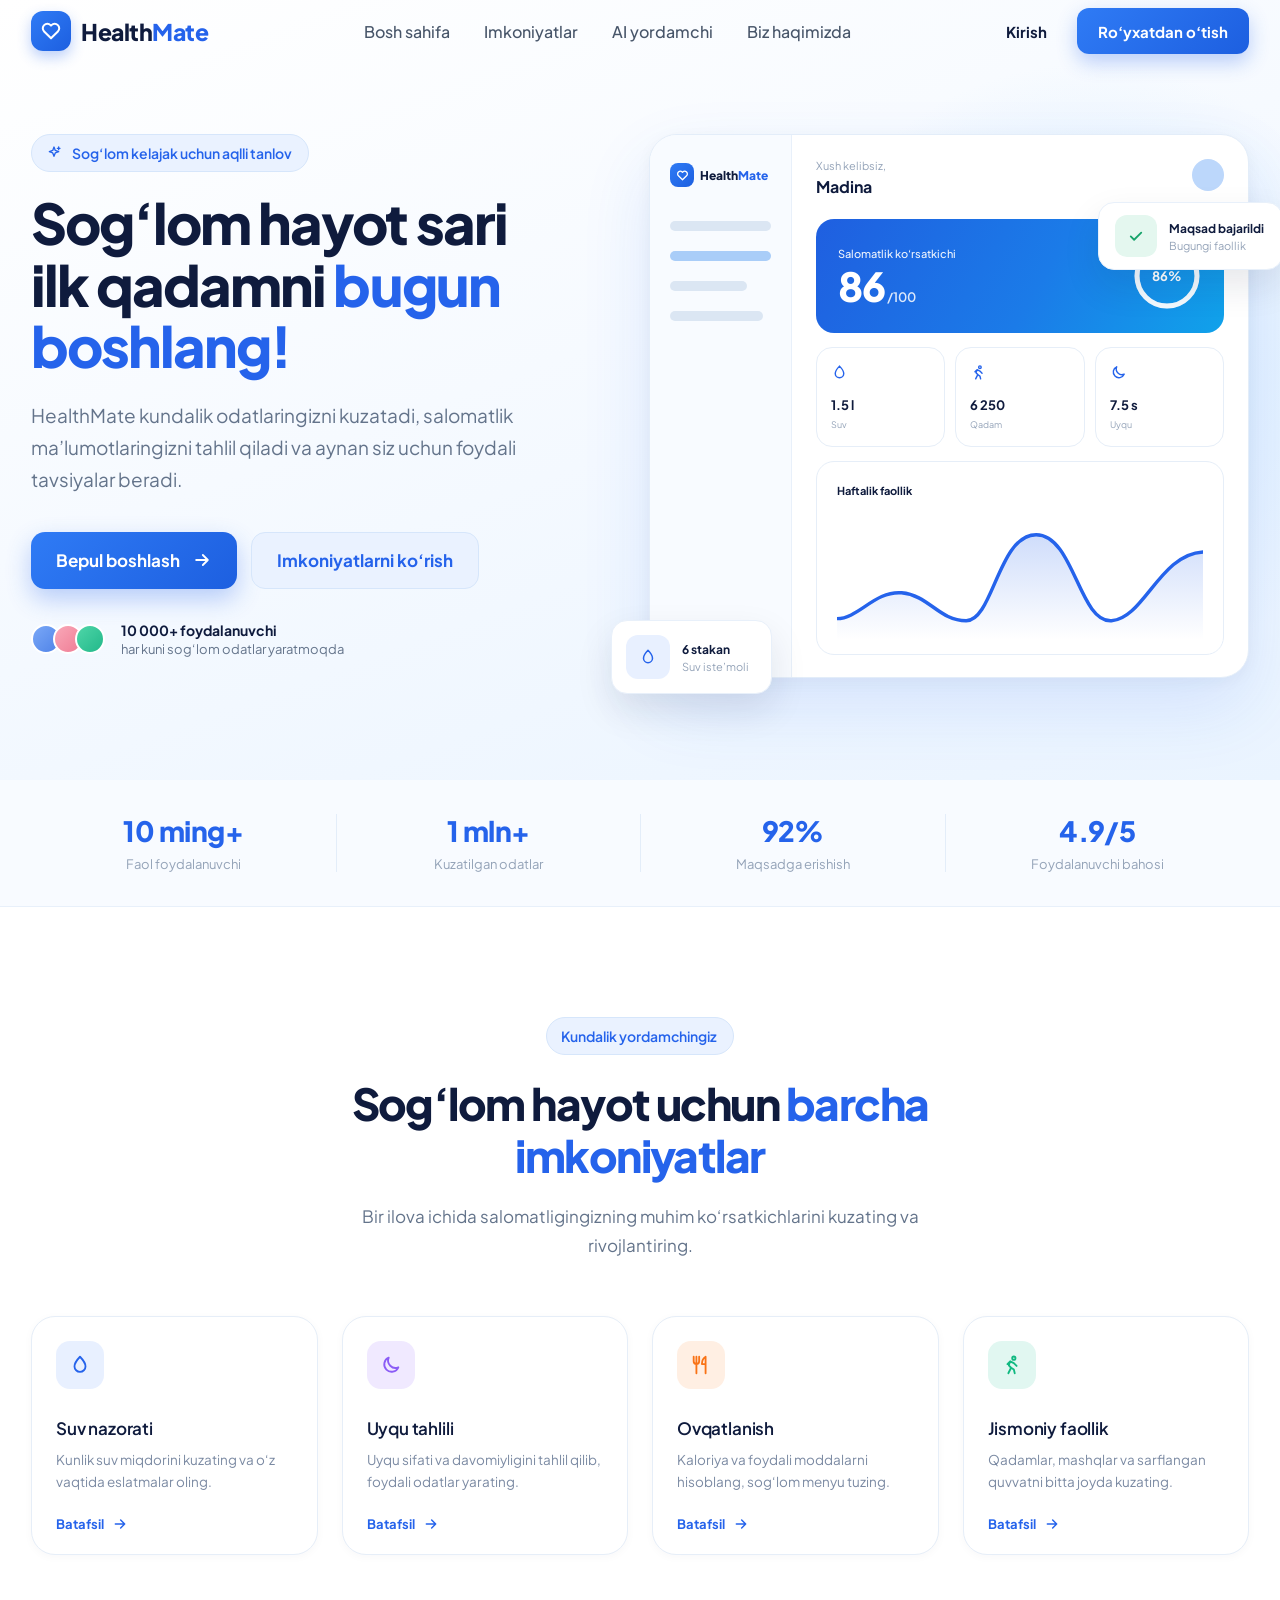
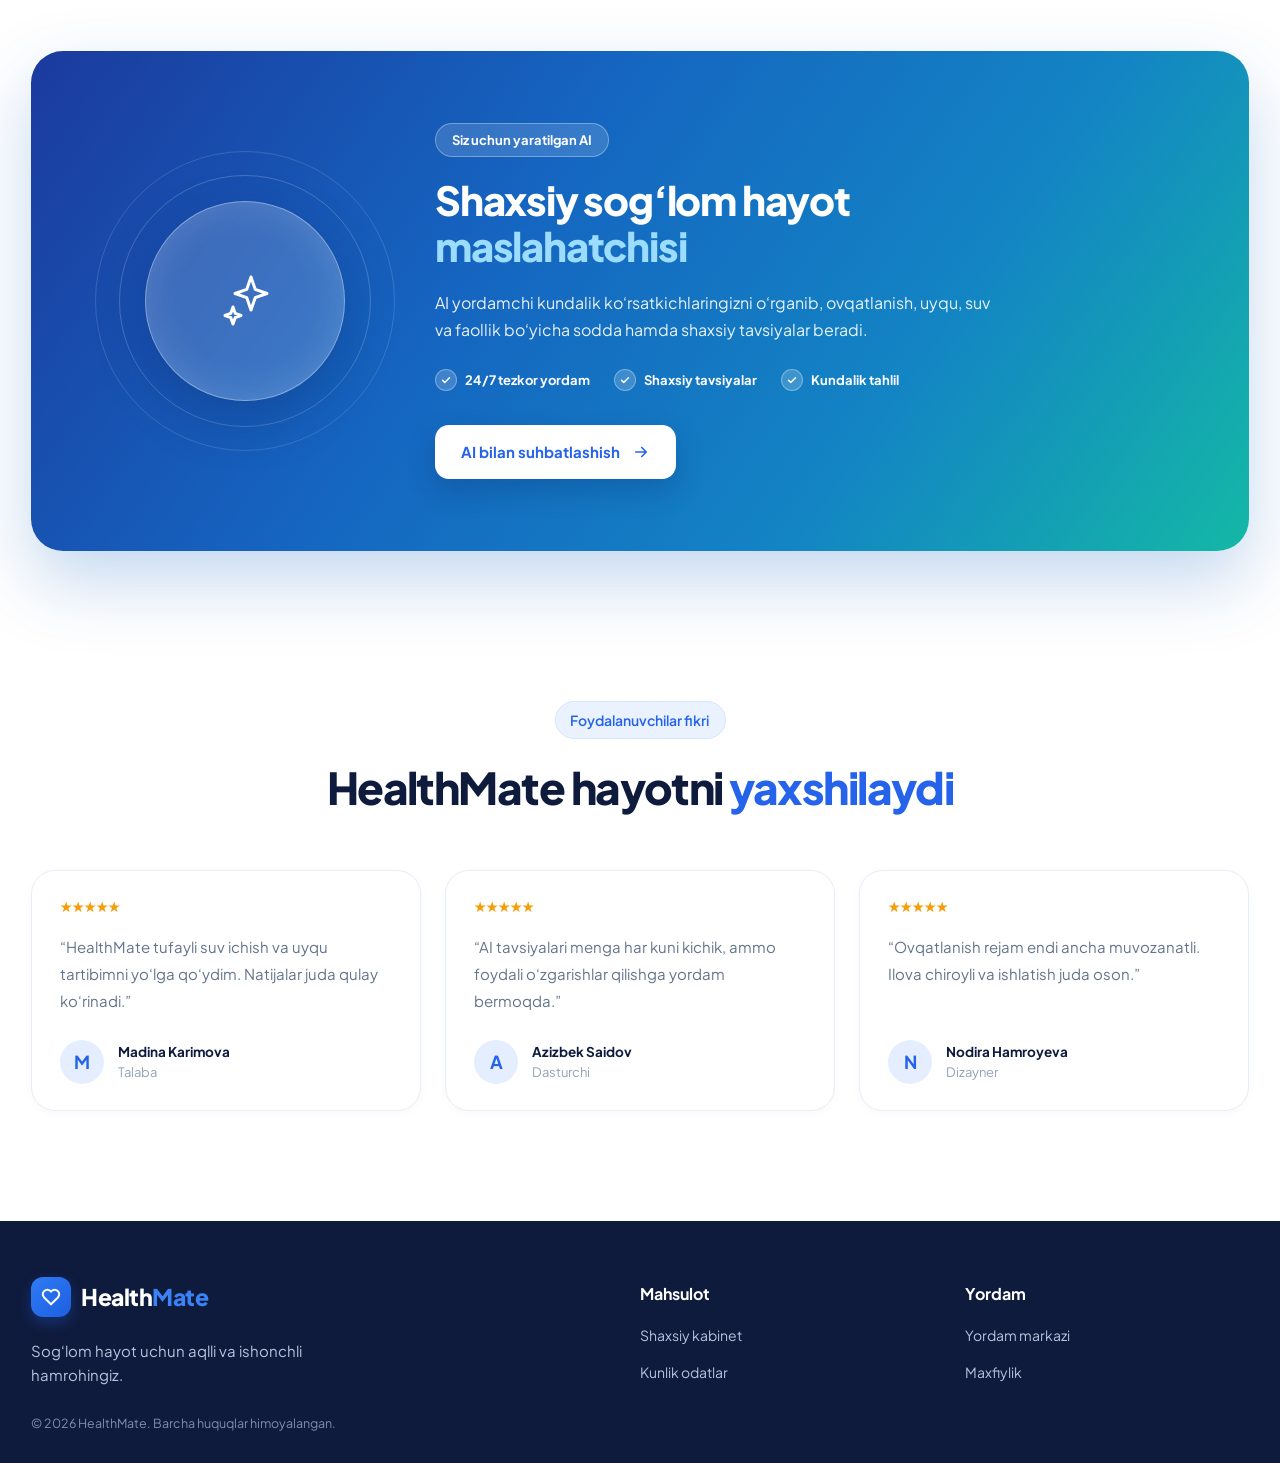
<file: index.html>
<!doctype html>
<html lang="uz">
  <head>
    <meta charset="utf-8" />
    <meta name="viewport" content="width=device-width, initial-scale=1" />
    <title>HealthMate</title>
    <link rel="preconnect" href="https://fonts.googleapis.com" />
    <link rel="preconnect" href="https://fonts.gstatic.com" crossorigin />
    <link
      rel="stylesheet"
      href="https://fonts.googleapis.com/css2?family=Plus+Jakarta+Sans:wght@400;500;600;700;800&display=swap"
    />
    <link rel="stylesheet" href="./css/style.css" />
  </head>
  <body>
    <div class="hero-wrap" id="home">
      <div class="hero-glow"></div>

      <!-- NAVBAR -->
      <header class="header">
        <a href="#home" class="logo" aria-label="HealthMate">
          <span class="logo-icon">
            <svg
              width="22"
              height="22"
              viewBox="0 0 24 24"
              fill="none"
              stroke="#ffffff"
              stroke-width="2.2"
              stroke-linecap="round"
              stroke-linejoin="round"
              aria-hidden="true"
            >
              <path
                d="M19.5 12.6 12 20l-7.5-7.4a4.9 4.9 0 0 1 0-7 5 5 0 0 1 7 0l.5.5.5-.5a5 5 0 0 1 7 0 4.9 4.9 0 0 1 0 7Z"
              />
            </svg>
          </span>
          <span class="logo-text">Health<span class="accent">Mate</span></span>
        </a>

        <nav class="navmid" aria-label="Asosiy menyu">
          <a class="navlink" href="#home">Bosh sahifa</a>
          <a class="navlink" href="#features">Imkoniyatlar</a>
          <a class="navlink" href="#ai">AI yordamchi</a>
          <a class="navlink" href="#about">Biz haqimizda</a>
        </nav>

        <div class="header-actions">
          <a href="./pages/dashboard.html" class="login-link" data-auth-login>Kirish</a>
          <a class="btn-primary btn-signup" href="./pages/dashboard.html" data-auth-signup>Ro‘yxatdan o‘tish</a>
        </div>
      </header>

      <!-- HERO -->
      <main class="main">
        <div class="hero-left">
          <div class="badge">
            <svg
              width="16"
              height="16"
              viewBox="0 0 24 24"
              fill="none"
              stroke="#2563eb"
              stroke-width="2"
              stroke-linecap="round"
              stroke-linejoin="round"
              aria-hidden="true"
            >
              <path
                d="M12 3l1.9 5.1L19 10l-5.1 1.9L12 17l-1.9-5.1L5 10l5.1-1.9L12 3z"
              />
              <path d="M19 3v4M17 5h4" />
            </svg>
            Sog‘lom kelajak uchun aqlli tanlov
          </div>

          <h1 class="hero-title">
            <span class="title-line">Sog‘lom hayot sari</span>
            <span class="title-line"
              >ilk qadamni <span class="accent">bugun</span></span
            >
            <span class="title-line accent">boshlang!</span>
          </h1>

          <p class="hero-text">
            HealthMate kundalik odatlaringizni kuzatadi, salomatlik
            ma’lumotlaringizni tahlil qiladi va aynan siz uchun foydali
            tavsiyalar beradi.
          </p>

          <div class="cta">
            <a class="btn-primary btn-start" href="./pages/dashboard.html">
              Bepul boshlash
              <svg
                width="20"
                height="20"
                viewBox="0 0 24 24"
                fill="none"
                stroke="#ffffff"
                stroke-width="2.2"
                stroke-linecap="round"
                stroke-linejoin="round"
                aria-hidden="true"
              >
                <path d="M5 12h14M13 6l6 6-6 6" />
              </svg>
            </a>
            <a class="btn-soft btn-features" href="#features"
              >Imkoniyatlarni ko‘rish</a
            >
          </div>

          <div class="social">
            <div class="avatars" aria-hidden="true">
              <span class="avatar avatar-1"></span>
              <span class="avatar avatar-2"></span>
              <span class="avatar avatar-3"></span>
            </div>
            <div>
              <div class="social-title">10 000+ foydalanuvchi</div>
              <div class="social-sub">har kuni sog‘lom odatlar yaratmoqda</div>
            </div>
          </div>
        </div>

        <!-- dashboard mockup -->
        <div class="hero-right">
          <div class="mockup">
            <div class="sidebar">
              <div class="sb-brand">
                <span class="sb-logo">
                  <svg
                    width="13"
                    height="13"
                    viewBox="0 0 24 24"
                    fill="none"
                    stroke="#ffffff"
                    stroke-width="2.4"
                    stroke-linecap="round"
                    stroke-linejoin="round"
                    aria-hidden="true"
                  >
                    <path
                      d="M19.5 12.6 12 20l-7.5-7.4a4.9 4.9 0 0 1 0-7 5 5 0 0 1 7 0l.5.5.5-.5a5 5 0 0 1 7 0 4.9 4.9 0 0 1 0 7Z"
                    />
                  </svg>
                </span>
                <span class="sb-name">Health<span class="accent">Mate</span></span>
              </div>
              <div class="sb-lines" aria-hidden="true">
                <span class="sb-line sb-line-1"></span>
                <span class="sb-line sb-line-2"></span>
                <span class="sb-line sb-line-3"></span>
                <span class="sb-line sb-line-4"></span>
              </div>
            </div>

            <div class="dash">
              <div class="dash-top">
                <div>
                  <div class="dash-hello">Xush kelibsiz,</div>
                  <div class="dash-name" data-user-name>Madina</div>
                </div>
                <span class="dash-avatar" aria-hidden="true"></span>
              </div>

              <div class="score">
                <div>
                  <div class="score-label">Salomatlik ko‘rsatkichi</div>
                  <div class="score-value">
                    <span class="score-num">86</span>
                    <span class="score-max">/100</span>
                  </div>
                </div>
                <div class="ring">
                  <svg
                    width="70"
                    height="70"
                    viewBox="0 0 70 70"
                    aria-hidden="true"
                  >
                    <circle
                      cx="35"
                      cy="35"
                      r="30"
                      fill="none"
                      stroke="rgba(255,255,255,.28)"
                      stroke-width="5"
                    />
                    <circle
                      cx="35"
                      cy="35"
                      r="30"
                      fill="none"
                      stroke="#ffffff"
                      stroke-width="5"
                      stroke-linecap="round"
                      stroke-dasharray="162 188.5"
                      transform="rotate(-90 35 35)"
                      opacity=".92"
                    />
                  </svg>
                  <span class="ring-text">86%</span>
                </div>
              </div>

              <div class="stats">
                <div class="stat">
                  <svg
                    width="17"
                    height="17"
                    viewBox="0 0 24 24"
                    fill="none"
                    stroke="#2563eb"
                    stroke-width="2"
                    stroke-linecap="round"
                    stroke-linejoin="round"
                    aria-hidden="true"
                  >
                    <path
                      d="M12 3s6 6.2 6 10.5a6 6 0 0 1-12 0C6 9.2 12 3 12 3z"
                    />
                  </svg>
                  <div class="stat-value">1.5 l</div>
                  <div class="stat-label">Suv</div>
                </div>
                <div class="stat">
                  <svg
                    width="17"
                    height="17"
                    viewBox="0 0 24 24"
                    fill="none"
                    stroke="#2563eb"
                    stroke-width="2"
                    stroke-linecap="round"
                    stroke-linejoin="round"
                    aria-hidden="true"
                  >
                    <circle cx="14" cy="4.5" r="1.8" />
                    <path
                      d="M8 21l3-6-2.5-2.5L10 8l4 2 3 3M11 15l3 2 1 4M10 8 7 11"
                    />
                  </svg>
                  <div class="stat-value">6 250</div>
                  <div class="stat-label">Qadam</div>
                </div>
                <div class="stat">
                  <svg
                    width="17"
                    height="17"
                    viewBox="0 0 24 24"
                    fill="none"
                    stroke="#2563eb"
                    stroke-width="2"
                    stroke-linecap="round"
                    stroke-linejoin="round"
                    aria-hidden="true"
                  >
                    <path d="M20 14.5A8 8 0 0 1 9.5 4a8 8 0 1 0 10.5 10.5z" />
                  </svg>
                  <div class="stat-value">7.5 s</div>
                  <div class="stat-label">Uyqu</div>
                </div>
              </div>

              <div class="chart">
                <div class="chart-title">Haftalik faollik</div>
                <svg
                  class="chart-svg"
                  viewBox="0 0 340 120"
                  width="100%"
                  role="img"
                  aria-label="Haftalik faollik grafigi"
                >
                  <defs>
                    <linearGradient id="hmArea" x1="0" y1="0" x2="0" y2="1">
                      <stop
                        offset="0%"
                        stop-color="#2563eb"
                        stop-opacity="0.22"
                      />
                      <stop
                        offset="100%"
                        stop-color="#2563eb"
                        stop-opacity="0"
                      />
                    </linearGradient>
                  </defs>
                  <path
                    d="M0,100 C20,100 35,74 60,76 C85,78 95,102 120,102 C145,102 150,22 185,22 C220,22 225,104 255,102 C285,100 300,40 340,38 L340,120 L0,120 Z"
                    fill="url(#hmArea)"
                  />
                  <path
                    d="M0,100 C20,100 35,74 60,76 C85,78 95,102 120,102 C145,102 150,22 185,22 C220,22 225,104 255,102 C285,100 300,40 340,38"
                    fill="none"
                    stroke="#2563eb"
                    stroke-width="3.2"
                    stroke-linecap="round"
                  />
                </svg>
              </div>
            </div>
          </div>

          <div class="float float-top">
            <span class="float-icon float-icon-green">
              <svg
                width="18"
                height="18"
                viewBox="0 0 24 24"
                fill="none"
                stroke="#16a36a"
                stroke-width="2.4"
                stroke-linecap="round"
                stroke-linejoin="round"
                aria-hidden="true"
              >
                <path d="M5 12.5l4.5 4.5L19 7.5" />
              </svg>
            </span>
            <div>
              <div class="float-title">Maqsad bajarildi</div>
              <div class="float-sub">Bugungi faollik</div>
            </div>
          </div>

          <div class="float float-bottom">
            <span class="float-icon float-icon-blue">
              <svg
                width="18"
                height="18"
                viewBox="0 0 24 24"
                fill="none"
                stroke="#2563eb"
                stroke-width="2"
                stroke-linecap="round"
                stroke-linejoin="round"
                aria-hidden="true"
              >
                <path d="M12 3s6 6.2 6 10.5a6 6 0 0 1-12 0C6 9.2 12 3 12 3z" />
              </svg>
            </span>
            <div>
              <div class="float-title">6 stakan</div>
              <div class="float-sub">Suv iste’moli</div>
            </div>
          </div>
        </div>
      </main>
    </div>

    <!-- STATISTIKA -->
    <section class="numbers" aria-label="Statistika">
      <div class="numbers-inner">
        <div class="num-item">
          <div class="num-value" data-count="10" data-suffix=" ming+">
            10 ming+
          </div>
          <div class="num-label">Faol foydalanuvchi</div>
        </div>
        <div class="num-item">
          <div class="num-value" data-count="1" data-suffix=" mln+">
            1 mln+
          </div>
          <div class="num-label">Kuzatilgan odatlar</div>
        </div>
        <div class="num-item">
          <div class="num-value" data-count="92" data-suffix="%">92%</div>
          <div class="num-label">Maqsadga erishish</div>
        </div>
        <div class="num-item">
          <div
            class="num-value"
            data-count="4.9"
            data-decimals="1"
            data-suffix="/5"
          >
            4.9/5
          </div>
          <div class="num-label">Foydalanuvchi bahosi</div>
        </div>
      </div>
    </section>

    <!-- IMKONIYATLAR -->
    <section class="features" id="features">
      <div class="section-head">
        <div class="badge">Kundalik yordamchingiz</div>
        <h2 class="section-title">
          Sog‘lom hayot uchun <span class="accent">barcha imkoniyatlar</span>
        </h2>
        <p class="section-text">
          Bir ilova ichida salomatligingizning muhim ko‘rsatkichlarini kuzating
          va rivojlantiring.
        </p>
      </div>

      <div class="features-grid">
        <article class="fcard reveal" style="--d: 0ms">
          <span class="fcard-icon fcard-icon-blue">
            <svg
              width="22"
              height="22"
              viewBox="0 0 24 24"
              fill="none"
              stroke="#2563eb"
              stroke-width="2"
              stroke-linecap="round"
              stroke-linejoin="round"
              aria-hidden="true"
            >
              <path d="M12 3s6 6.2 6 10.5a6 6 0 0 1-12 0C6 9.2 12 3 12 3z" />
            </svg>
          </span>
          <h3 class="fcard-title">Suv nazorati</h3>
          <p class="fcard-text">
            Kunlik suv miqdorini kuzating va o‘z vaqtida eslatmalar oling.
          </p>
          <a class="fcard-link" href="./pages/tracker.html">
            Batafsil
            <svg
              width="16"
              height="16"
              viewBox="0 0 24 24"
              fill="none"
              stroke="currentColor"
              stroke-width="2.2"
              stroke-linecap="round"
              stroke-linejoin="round"
              aria-hidden="true"
            >
              <path d="M5 12h14M13 6l6 6-6 6" />
            </svg>
          </a>
        </article>

        <article class="fcard reveal" style="--d: 90ms">
          <span class="fcard-icon fcard-icon-purple">
            <svg
              width="22"
              height="22"
              viewBox="0 0 24 24"
              fill="none"
              stroke="#8b5cf6"
              stroke-width="2"
              stroke-linecap="round"
              stroke-linejoin="round"
              aria-hidden="true"
            >
              <path d="M20 14.5A8 8 0 0 1 9.5 4a8 8 0 1 0 10.5 10.5z" />
            </svg>
          </span>
          <h3 class="fcard-title">Uyqu tahlili</h3>
          <p class="fcard-text">
            Uyqu sifati va davomiyligini tahlil qilib, foydali odatlar yarating.
          </p>
          <a class="fcard-link" href="./pages/reports.html">
            Batafsil
            <svg
              width="16"
              height="16"
              viewBox="0 0 24 24"
              fill="none"
              stroke="currentColor"
              stroke-width="2.2"
              stroke-linecap="round"
              stroke-linejoin="round"
              aria-hidden="true"
            >
              <path d="M5 12h14M13 6l6 6-6 6" />
            </svg>
          </a>
        </article>

        <article class="fcard reveal" style="--d: 180ms">
          <span class="fcard-icon fcard-icon-orange">
            <svg
              width="22"
              height="22"
              viewBox="0 0 24 24"
              fill="none"
              stroke="#f97316"
              stroke-width="2"
              stroke-linecap="round"
              stroke-linejoin="round"
              aria-hidden="true"
            >
              <path d="M7 3v8M4 3v5a3 3 0 0 0 6 0V3M7 11v10" />
              <path d="M17 21V3c-2.5 1.5-4 4.5-4 8h4" />
            </svg>
          </span>
          <h3 class="fcard-title">Ovqatlanish</h3>
          <p class="fcard-text">
            Kaloriya va foydali moddalarni hisoblang, sog‘lom menyu tuzing.
          </p>
          <a class="fcard-link" href="./pages/nutrition.html">
            Batafsil
            <svg
              width="16"
              height="16"
              viewBox="0 0 24 24"
              fill="none"
              stroke="currentColor"
              stroke-width="2.2"
              stroke-linecap="round"
              stroke-linejoin="round"
              aria-hidden="true"
            >
              <path d="M5 12h14M13 6l6 6-6 6" />
            </svg>
          </a>
        </article>

        <article class="fcard reveal" style="--d: 270ms">
          <span class="fcard-icon fcard-icon-green">
            <svg
              width="22"
              height="22"
              viewBox="0 0 24 24"
              fill="none"
              stroke="#10b981"
              stroke-width="2"
              stroke-linecap="round"
              stroke-linejoin="round"
              aria-hidden="true"
            >
              <circle cx="14" cy="4.5" r="1.8" />
              <path
                d="M8 21l3-6-2.5-2.5L10 8l4 2 3 3M11 15l3 2 1 4M10 8 7 11"
              />
            </svg>
          </span>
          <h3 class="fcard-title">Jismoniy faollik</h3>
          <p class="fcard-text">
            Qadamlar, mashqlar va sarflangan quvvatni bitta joyda kuzating.
          </p>
          <a class="fcard-link" href="./pages/tracker.html">
            Batafsil
            <svg
              width="16"
              height="16"
              viewBox="0 0 24 24"
              fill="none"
              stroke="currentColor"
              stroke-width="2.2"
              stroke-linecap="round"
              stroke-linejoin="round"
              aria-hidden="true"
            >
              <path d="M5 12h14M13 6l6 6-6 6" />
            </svg>
          </a>
        </article>
      </div>
    </section>

    <!-- AI MASLAHATCHI -->
    <section class="ai-section" id="ai" aria-labelledby="ai-title">
      <div class="ai-banner reveal">
        <div class="ai-visual" aria-hidden="true">
          <span class="ai-ring ai-ring-1"></span>
          <span class="ai-ring ai-ring-2"></span>
          <div class="ai-core">
            <svg
              width="64"
              height="64"
              viewBox="0 0 64 64"
              fill="none"
              stroke="#ffffff"
              stroke-width="3"
              stroke-linejoin="round"
            >
              <path
                d="M38 8l4.2 12.3L54 24.5l-11.8 4.2L38 41l-4.2-12.3L22 24.5l11.8-4.2L38 8z"
              />
              <path
                d="M20 38l2.2 6.3L28 46.5l-5.8 2.2L20 55l-2.2-6.3L12 46.5l5.8-2.2L20 38z"
              />
            </svg>
          </div>
        </div>

        <div class="ai-content">
          <span class="ai-badge">Siz uchun yaratilgan AI</span>
          <h2 class="ai-title" id="ai-title">
            Shaxsiy sog‘lom hayot
            <span class="ai-accent">maslahatchisi</span>
          </h2>
          <p class="ai-text">
            AI yordamchi kundalik ko‘rsatkichlaringizni o‘rganib, ovqatlanish,
            uyqu, suv va faollik bo‘yicha sodda hamda shaxsiy tavsiyalar
            beradi.
          </p>

          <ul class="ai-points">
            <li>
              <span class="ai-check">
                <svg
                  width="12"
                  height="12"
                  viewBox="0 0 24 24"
                  fill="none"
                  stroke="#ffffff"
                  stroke-width="3"
                  stroke-linecap="round"
                  stroke-linejoin="round"
                  aria-hidden="true"
                >
                  <path d="M5 12.5l4.5 4.5L19 7.5" />
                </svg>
              </span>
              24/7 tezkor yordam
            </li>
            <li>
              <span class="ai-check">
                <svg
                  width="12"
                  height="12"
                  viewBox="0 0 24 24"
                  fill="none"
                  stroke="#ffffff"
                  stroke-width="3"
                  stroke-linecap="round"
                  stroke-linejoin="round"
                  aria-hidden="true"
                >
                  <path d="M5 12.5l4.5 4.5L19 7.5" />
                </svg>
              </span>
              Shaxsiy tavsiyalar
            </li>
            <li>
              <span class="ai-check">
                <svg
                  width="12"
                  height="12"
                  viewBox="0 0 24 24"
                  fill="none"
                  stroke="#ffffff"
                  stroke-width="3"
                  stroke-linecap="round"
                  stroke-linejoin="round"
                  aria-hidden="true"
                >
                  <path d="M5 12.5l4.5 4.5L19 7.5" />
                </svg>
              </span>
              Kundalik tahlil
            </li>
          </ul>

          <a class="btn-ai" href="./pages/ai.html">
            AI bilan suhbatlashish
            <svg
              width="18"
              height="18"
              viewBox="0 0 24 24"
              fill="none"
              stroke="currentColor"
              stroke-width="2.2"
              stroke-linecap="round"
              stroke-linejoin="round"
              aria-hidden="true"
            >
              <path d="M5 12h14M13 6l6 6-6 6" />
            </svg>
          </a>
        </div>
      </div>
    </section>

    <!-- FOYDALANUVCHILAR FIKRI -->
    <section class="reviews" id="reviews">
      <div class="section-head">
        <div class="badge">Foydalanuvchilar fikri</div>
        <h2 class="section-title">
          HealthMate hayotni <span class="accent">yaxshilaydi</span>
        </h2>
      </div>

      <div class="reviews-grid">
        <article class="tcard reveal" style="--d: 0ms">
          <div class="stars" role="img" aria-label="5 yulduz">
            <span aria-hidden="true">★★★★★</span>
          </div>
          <p class="tcard-quote">“HealthMate tufayli suv ichish va uyqu tartibimni yo‘lga qo‘ydim. Natijalar juda qulay ko‘rinadi.”</p>
          <div class="tcard-author">
            <span class="tcard-avatar" aria-hidden="true">M</span>
            <div>
              <div class="tcard-name">Madina Karimova</div>
              <div class="tcard-role">Talaba</div>
            </div>
          </div>
        </article>

        <article class="tcard reveal" style="--d: 90ms">
          <div class="stars" role="img" aria-label="5 yulduz">
            <span aria-hidden="true">★★★★★</span>
          </div>
          <p class="tcard-quote">“AI tavsiyalari menga har kuni kichik, ammo foydali o‘zgarishlar qilishga yordam bermoqda.”</p>
          <div class="tcard-author">
            <span class="tcard-avatar" aria-hidden="true">A</span>
            <div>
              <div class="tcard-name">Azizbek Saidov</div>
              <div class="tcard-role">Dasturchi</div>
            </div>
          </div>
        </article>

        <article class="tcard reveal" style="--d: 180ms">
          <div class="stars" role="img" aria-label="5 yulduz">
            <span aria-hidden="true">★★★★★</span>
          </div>
          <p class="tcard-quote">“Ovqatlanish rejam endi ancha muvozanatli. Ilova chiroyli va ishlatish juda oson.”</p>
          <div class="tcard-author">
            <span class="tcard-avatar" aria-hidden="true">N</span>
            <div>
              <div class="tcard-name">Nodira Hamroyeva</div>
              <div class="tcard-role">Dizayner</div>
            </div>
          </div>
        </article>
      </div>
    </section>

    <!-- FOOTER -->
    <footer class="footer" id="about">
      <div class="footer-inner">
        <div class="footer-brand">
          <a href="#home" class="logo" aria-label="HealthMate">
            <span class="logo-icon">
              <svg
                width="22"
                height="22"
                viewBox="0 0 24 24"
                fill="none"
                stroke="#ffffff"
                stroke-width="2.2"
                stroke-linecap="round"
                stroke-linejoin="round"
                aria-hidden="true"
              >
                <path
                  d="M19.5 12.6 12 20l-7.5-7.4a4.9 4.9 0 0 1 0-7 5 5 0 0 1 7 0l.5.5.5-.5a5 5 0 0 1 7 0 4.9 4.9 0 0 1 0 7Z"
                />
              </svg>
            </span>
            <span class="logo-text">Health<span class="accent">Mate</span></span>
          </a>
          <p class="footer-tagline">
            Sog‘lom hayot uchun aqlli va ishonchli hamrohingiz.
          </p>
        </div>

        <nav class="footer-col" aria-label="Mahsulot">
          <h3>Mahsulot</h3>
          <ul>
            <li><a href="./pages/dashboard.html">Shaxsiy kabinet</a></li>
            <li><a href="./pages/tracker.html">Kunlik odatlar</a></li>
          </ul>
        </nav>

        <nav class="footer-col" aria-label="Yordam">
          <h3>Yordam</h3>
          <ul>
            <li><a href="./pages/help.html">Yordam markazi</a></li>
            <li><a href="#">Maxfiylik</a></li>
          </ul>
        </nav>
      </div>

      <div class="footer-bottom">
        © 2026 HealthMate. Barcha huquqlar himoyalangan.
      </div>
    </footer>

    <button class="to-top" type="button" aria-label="Tepaga qaytish">
      <svg
        width="18"
        height="18"
        viewBox="0 0 24 24"
        fill="none"
        stroke="currentColor"
        stroke-width="2.4"
        stroke-linecap="round"
        stroke-linejoin="round"
        aria-hidden="true"
      >
        <path d="M12 19V5M5 12l7-7 7 7" />
      </svg>
    </button>

    <!-- FOYDALANUVCHI MODALI (3 soniyadan keyin chiqadi) -->
    <div class="modal" id="user-modal" hidden>
      <div class="modal-box" role="dialog" aria-modal="true" aria-labelledby="modal-title">
        <h2 class="modal-title" id="modal-title">Tanishib olaylik!</h2>
        <p class="modal-text">
          Ma’lumotlaringizni kiriting, HealthMate sizga shaxsiy murojaat qiladi.
        </p>
        <form class="modal-form" novalidate>
          <label>Ism
            <input type="text" name="ism" placeholder="Masalan: Madina" autocomplete="given-name" required />
          </label>
          <label>Familya
            <input type="text" name="familya" placeholder="Masalan: Karimova" autocomplete="family-name" required />
          </label>
          <label>Yosh
            <input type="number" name="yosh" placeholder="Masalan: 22" min="1" max="120" required />
          </label>
          <p class="modal-error" role="alert"></p>
          <button class="btn-primary modal-btn" type="submit">Saqlash</button>
        </form>
      </div>
    </div>

    <script src="./js/profile.js" defer></script>
    <script src="./js/main.js" defer></script>
  </body>
</html>
</file>
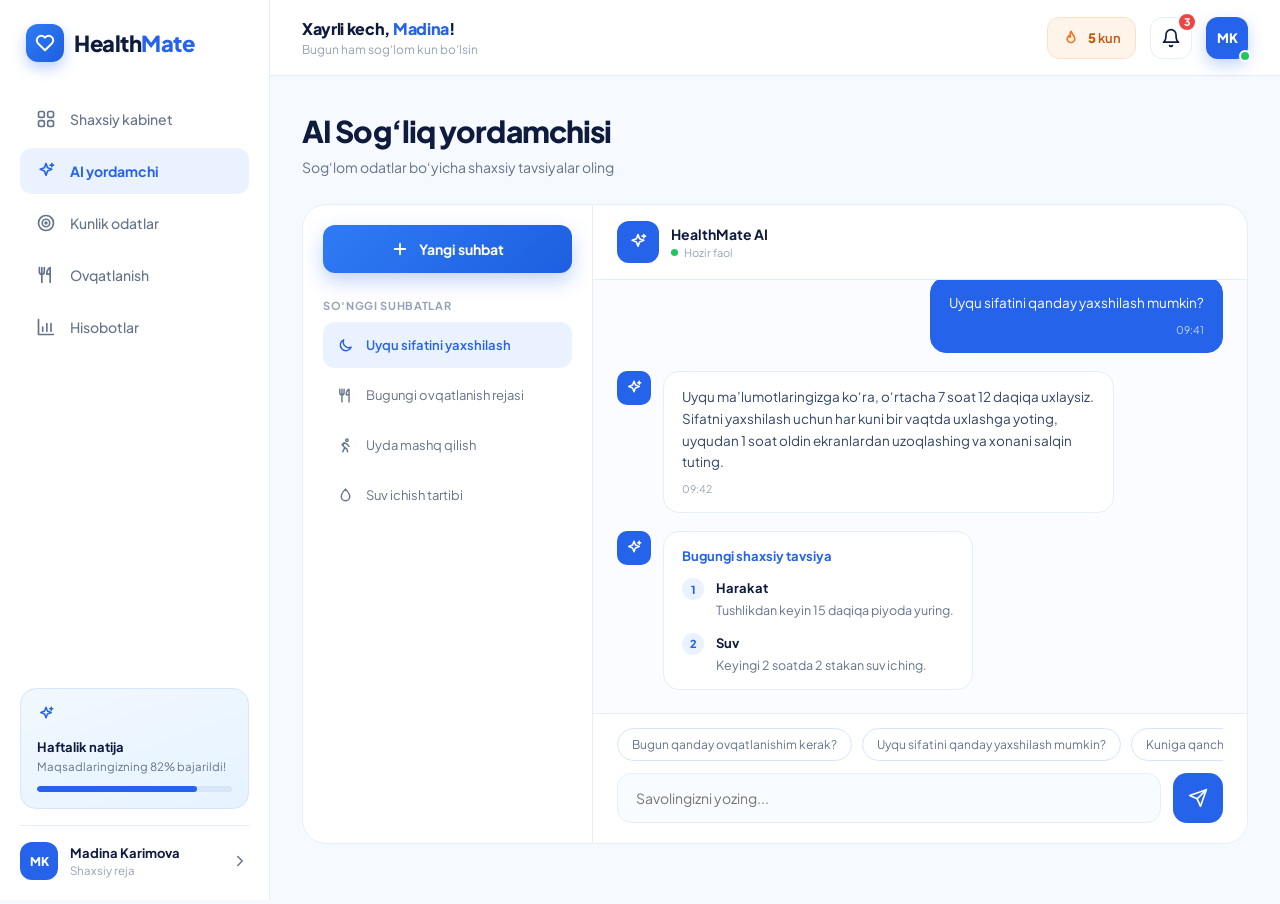
<file: pages/ai.html>
<!doctype html>
<html lang="uz">
  <head>
    <meta charset="utf-8" />
    <meta name="viewport" content="width=device-width, initial-scale=1" />
    <title>AI yordamchi — HealthMate</title>
    <link rel="preconnect" href="https://fonts.googleapis.com" />
    <link rel="preconnect" href="https://fonts.gstatic.com" crossorigin />
    <link
      rel="stylesheet"
      href="https://fonts.googleapis.com/css2?family=Plus+Jakarta+Sans:wght@400;500;600;700;800&display=swap"
    />
    <link rel="stylesheet" href="../css/app.css" />
  </head>
  <body>
    <div class="app">
      <aside class="sidebar-app" id="sidebar" aria-label="Asosiy menyu">
        <a
          class="s-logo"
          href="../index.html"
          aria-label="HealthMate — bosh sahifa"
        >
          <span class="s-logo-icon"
            ><svg
              width="22"
              height="22"
              viewBox="0 0 24 24"
              fill="none"
              stroke="#fff"
              stroke-width="2.2"
              stroke-linecap="round"
              stroke-linejoin="round"
              aria-hidden="true"
            >
              <path
                d="M19.5 12.6 12 20l-7.5-7.4a4.9 4.9 0 0 1 0-7 5 5 0 0 1 7 0l.5.5.5-.5a5 5 0 0 1 7 0 4.9 4.9 0 0 1 0 7Z"
              /></svg
          ></span>
          <span class="s-logo-text"
            >Health<span class="accent">Mate</span></span
          >
        </a>

        <nav class="s-nav">
          <a class="s-link" href="dashboard.html"
            ><svg
              width="20"
              height="20"
              viewBox="0 0 24 24"
              fill="none"
              stroke="currentColor"
              stroke-width="2"
              stroke-linecap="round"
              stroke-linejoin="round"
              aria-hidden="true"
            >
              <rect x="3" y="3" width="7" height="7" rx="2" />
              <rect x="14" y="3" width="7" height="7" rx="2" />
              <rect x="3" y="14" width="7" height="7" rx="2" />
              <rect x="14" y="14" width="7" height="7" rx="2" />
            </svg>
            Shaxsiy kabinet</a
          >
          <a class="s-link is-active" href="ai.html" aria-current="page"
            ><svg
              width="20"
              height="20"
              viewBox="0 0 24 24"
              fill="none"
              stroke="currentColor"
              stroke-width="2"
              stroke-linecap="round"
              stroke-linejoin="round"
              aria-hidden="true"
            >
              <path
                d="M12 3l1.9 5.1L19 10l-5.1 1.9L12 17l-1.9-5.1L5 10l5.1-1.9L12 3z"
              />
              <path d="M19 3v4M17 5h4" />
            </svg>
            AI yordamchi</a
          >
          <a class="s-link" href="tracker.html"
            ><svg
              width="20"
              height="20"
              viewBox="0 0 24 24"
              fill="none"
              stroke="currentColor"
              stroke-width="2"
              stroke-linecap="round"
              stroke-linejoin="round"
              aria-hidden="true"
            >
              <circle cx="12" cy="12" r="9" />
              <circle cx="12" cy="12" r="4.5" />
              <circle cx="12" cy="12" r="1" fill="currentColor" />
            </svg>
            Kunlik odatlar</a
          >
          <a class="s-link" href="nutrition.html"
            ><svg
              width="20"
              height="20"
              viewBox="0 0 24 24"
              fill="none"
              stroke="currentColor"
              stroke-width="2"
              stroke-linecap="round"
              stroke-linejoin="round"
              aria-hidden="true"
            >
              <path d="M7 3v8M4 3v5a3 3 0 0 0 6 0V3M7 11v10" />
              <path d="M17 21V3c-2.5 1.5-4 4.5-4 8h4" />
            </svg>
            Ovqatlanish</a
          >
          <a class="s-link" href="reports.html"
            ><svg
              width="20"
              height="20"
              viewBox="0 0 24 24"
              fill="none"
              stroke="currentColor"
              stroke-width="2"
              stroke-linecap="round"
              stroke-linejoin="round"
              aria-hidden="true"
            >
              <path d="M3 3v18h18" />
              <path d="M8 17v-5M13 17V8M18 17v-9" />
            </svg>
            Hisobotlar</a
          >
        </nav>

        <div class="s-bottom">
          <div class="weekly">
            <span class="accent"
              ><svg
                width="18"
                height="18"
                viewBox="0 0 24 24"
                fill="none"
                stroke="currentColor"
                stroke-width="2"
                stroke-linecap="round"
                stroke-linejoin="round"
                aria-hidden="true"
              >
                <path
                  d="M12 3l1.9 5.1L19 10l-5.1 1.9L12 17l-1.9-5.1L5 10l5.1-1.9L12 3z"
                />
                <path d="M19 3v4M17 5h4" /></svg
            ></span>
            <div class="weekly-title">Haftalik natija</div>
            <div class="weekly-sub">Maqsadlaringizning 82% bajarildi!</div>
            <div class="progress" style="--p: 82%"><span></span></div>
          </div>
          <a class="user-box" href="dashboard.html">
            <span class="user-avatar" data-user-initials>MK</span>
            <div>
              <div class="user-name" data-user-full>Madina Karimova</div>
              <div class="user-sub">Shaxsiy reja</div>
            </div>
            <span class="go"
              ><svg
                width="18"
                height="18"
                viewBox="0 0 24 24"
                fill="none"
                stroke="currentColor"
                stroke-width="2"
                stroke-linecap="round"
                stroke-linejoin="round"
                aria-hidden="true"
              >
                <path d="M9 6l6 6-6 6" /></svg
            ></span>
          </a>
        </div>
      </aside>

      <div class="overlay"></div>

      <div class="content">
        <header class="topbar">
          <button
            class="menu-btn"
            type="button"
            aria-label="Menyuni ochish"
            aria-controls="sidebar"
          >
            <svg
              width="20"
              height="20"
              viewBox="0 0 24 24"
              fill="none"
              stroke="currentColor"
              stroke-width="2"
              stroke-linecap="round"
              stroke-linejoin="round"
              aria-hidden="true"
            >
              <path d="M4 6h16M4 12h16M4 18h16" />
            </svg>
          </button>
          <button class="icon-btn" type="button" aria-label="Bildirishnomalar">
            <svg
              width="20"
              height="20"
              viewBox="0 0 24 24"
              fill="none"
              stroke="currentColor"
              stroke-width="2"
              stroke-linecap="round"
              stroke-linejoin="round"
              aria-hidden="true"
            >
              <path d="M6 8a6 6 0 0 1 12 0c0 7 3 9 3 9H3s3-2 3-9" />
              <path d="M10.3 21a1.94 1.94 0 0 0 3.4 0" /></svg
            ><span class="dot"></span>
          </button>
          <span class="top-avatar" aria-hidden="true" data-user-initials
            >MK</span
          >
        </header>

        <main class="page">
          <div class="page-head">
            <div>
              <h1 class="page-title">AI Sog‘liq yordamchisi</h1>
              <p class="page-sub">
                Sog‘lom odatlar bo‘yicha shaxsiy tavsiyalar oling
              </p>
            </div>
          </div>

          <section class="chat-shell" data-chat aria-label="AI suhbat">
            <aside class="chat-side">
              <button class="btn" type="button" data-new-chat>
                <svg
                  width="18"
                  height="18"
                  viewBox="0 0 24 24"
                  fill="none"
                  stroke="currentColor"
                  stroke-width="2.4"
                  stroke-linecap="round"
                  stroke-linejoin="round"
                  aria-hidden="true"
                >
                  <path d="M12 5v14M5 12h14" />
                </svg>
                Yangi suhbat
              </button>
              <div class="chat-hist-title">SO‘NGGI SUHBATLAR</div>
              <button class="hist is-active" type="button">
                <svg
                  width="17"
                  height="17"
                  viewBox="0 0 24 24"
                  fill="none"
                  stroke="currentColor"
                  stroke-width="2"
                  stroke-linecap="round"
                  stroke-linejoin="round"
                  aria-hidden="true"
                >
                  <path d="M20 14.5A8 8 0 0 1 9.5 4a8 8 0 1 0 10.5 10.5z" />
                </svg>
                Uyqu sifatini yaxshilash
              </button>
              <button class="hist" type="button">
                <svg
                  width="17"
                  height="17"
                  viewBox="0 0 24 24"
                  fill="none"
                  stroke="currentColor"
                  stroke-width="2"
                  stroke-linecap="round"
                  stroke-linejoin="round"
                  aria-hidden="true"
                >
                  <path d="M7 3v8M4 3v5a3 3 0 0 0 6 0V3M7 11v10" />
                  <path d="M17 21V3c-2.5 1.5-4 4.5-4 8h4" />
                </svg>
                Bugungi ovqatlanish rejasi
              </button>
              <button class="hist" type="button">
                <svg
                  width="17"
                  height="17"
                  viewBox="0 0 24 24"
                  fill="none"
                  stroke="currentColor"
                  stroke-width="2"
                  stroke-linecap="round"
                  stroke-linejoin="round"
                  aria-hidden="true"
                >
                  <circle cx="14" cy="4.5" r="1.8" />
                  <path
                    d="M8 21l3-6-2.5-2.5L10 8l4 2 3 3M11 15l3 2 1 4M10 8 7 11"
                  />
                </svg>
                Uyda mashq qilish
              </button>
              <button class="hist" type="button">
                <svg
                  width="17"
                  height="17"
                  viewBox="0 0 24 24"
                  fill="none"
                  stroke="currentColor"
                  stroke-width="2"
                  stroke-linecap="round"
                  stroke-linejoin="round"
                  aria-hidden="true"
                >
                  <path
                    d="M12 3s6 6.2 6 10.5a6 6 0 0 1-12 0C6 9.2 12 3 12 3z"
                  />
                </svg>
                Suv ichish tartibi
              </button>
            </aside>

            <div class="chat-main">
              <div class="chat-top">
                <span class="ai-ic"
                  ><svg
                    width="20"
                    height="20"
                    viewBox="0 0 24 24"
                    fill="none"
                    stroke="currentColor"
                    stroke-width="2"
                    stroke-linecap="round"
                    stroke-linejoin="round"
                    aria-hidden="true"
                  >
                    <path
                      d="M12 3l1.9 5.1L19 10l-5.1 1.9L12 17l-1.9-5.1L5 10l5.1-1.9L12 3z"
                    />
                    <path d="M19 3v4M17 5h4" /></svg
                ></span>
                <div>
                  <div class="name">HealthMate AI</div>
                  <div class="state">Hozir faol</div>
                </div>
              </div>

              <div class="chat-body" aria-live="polite">
                <div class="chat-day">Bugun</div>

                <div class="msg bot">
                  <span class="ai-ic"
                    ><svg
                      width="18"
                      height="18"
                      viewBox="0 0 24 24"
                      fill="none"
                      stroke="currentColor"
                      stroke-width="2"
                      stroke-linecap="round"
                      stroke-linejoin="round"
                      aria-hidden="true"
                    >
                      <path
                        d="M12 3l1.9 5.1L19 10l-5.1 1.9L12 17l-1.9-5.1L5 10l5.1-1.9L12 3z"
                      />
                      <path d="M19 3v4M17 5h4" /></svg
                  ></span>
                  <div class="bubble">
                    Salom, <span data-user-name>Madina</span>! Men sizning aqlli
                    sog‘liq yordamchingizman. Bugun sizga qanday yordam bera
                    olaman?<span class="time">09:41</span>
                  </div>
                </div>

                <div class="msg me">
                  <div class="bubble">
                    Uyqu sifatini qanday yaxshilash mumkin?<span class="time"
                      >09:41</span
                    >
                  </div>
                </div>

                <div class="msg bot">
                  <span class="ai-ic"
                    ><svg
                      width="18"
                      height="18"
                      viewBox="0 0 24 24"
                      fill="none"
                      stroke="currentColor"
                      stroke-width="2"
                      stroke-linecap="round"
                      stroke-linejoin="round"
                      aria-hidden="true"
                    >
                      <path
                        d="M12 3l1.9 5.1L19 10l-5.1 1.9L12 17l-1.9-5.1L5 10l5.1-1.9L12 3z"
                      />
                      <path d="M19 3v4M17 5h4" /></svg
                  ></span>
                  <div class="bubble">
                    Uyqu ma’lumotlaringizga ko‘ra, o‘rtacha 7 soat 12 daqiqa
                    uxlaysiz. Sifatni yaxshilash uchun har kuni bir vaqtda
                    uxlashga yoting, uyqudan 1 soat oldin ekranlardan
                    uzoqlashing va xonani salqin tuting.<span class="time"
                      >09:42</span
                    >
                  </div>
                </div>

                <div class="msg bot">
                  <span class="ai-ic"
                    ><svg
                      width="18"
                      height="18"
                      viewBox="0 0 24 24"
                      fill="none"
                      stroke="currentColor"
                      stroke-width="2"
                      stroke-linecap="round"
                      stroke-linejoin="round"
                      aria-hidden="true"
                    >
                      <path
                        d="M12 3l1.9 5.1L19 10l-5.1 1.9L12 17l-1.9-5.1L5 10l5.1-1.9L12 3z"
                      />
                      <path d="M19 3v4M17 5h4" /></svg
                  ></span>
                  <div class="bubble tip-box">
                    <h4>Bugungi shaxsiy tavsiya</h4>
                    <div class="tip-item">
                      <span class="n">1</span>
                      <div>
                        <b>Harakat</b
                        ><span>Tushlikdan keyin 15 daqiqa piyoda yuring.</span>
                      </div>
                    </div>
                    <div class="tip-item">
                      <span class="n">2</span>
                      <div>
                        <b>Suv</b
                        ><span>Keyingi 2 soatda 2 stakan suv iching.</span>
                      </div>
                    </div>
                  </div>
                </div>
              </div>

              <div class="chat-foot">
                <div class="suggest">
                  <button type="button">
                    Bugun qanday ovqatlanishim kerak?
                  </button>
                  <button type="button">
                    Uyqu sifatini qanday yaxshilash mumkin?
                  </button>
                  <button type="button">
                    Kuniga qancha suv ichishim kerak?
                  </button>
                  <button type="button">
                    Menga mashqlar rejasini tuzib bering
                  </button>
                </div>
                <form class="chat-form" autocomplete="off">
                  <input
                    type="text"
                    placeholder="Savolingizni yozing..."
                    aria-label="Savolingiz"
                  />
                  <button type="submit" aria-label="Yuborish">
                    <svg
                      width="20"
                      height="20"
                      viewBox="0 0 24 24"
                      fill="none"
                      stroke="currentColor"
                      stroke-width="2"
                      stroke-linecap="round"
                      stroke-linejoin="round"
                      aria-hidden="true"
                    >
                      <path d="M22 2 11 13" />
                      <path d="M22 2 15 22l-4-9-9-4 20-7z" />
                    </svg>
                  </button>
                </form>
              </div>
            </div>
          </section>
        </main>
      </div>
    </div>

    <script src="../js/profile.js" defer></script>
    <script src="../js/main.js" defer></script>
    <script src="../js/top.js" defer></script>
  </body>
</html>
</file>
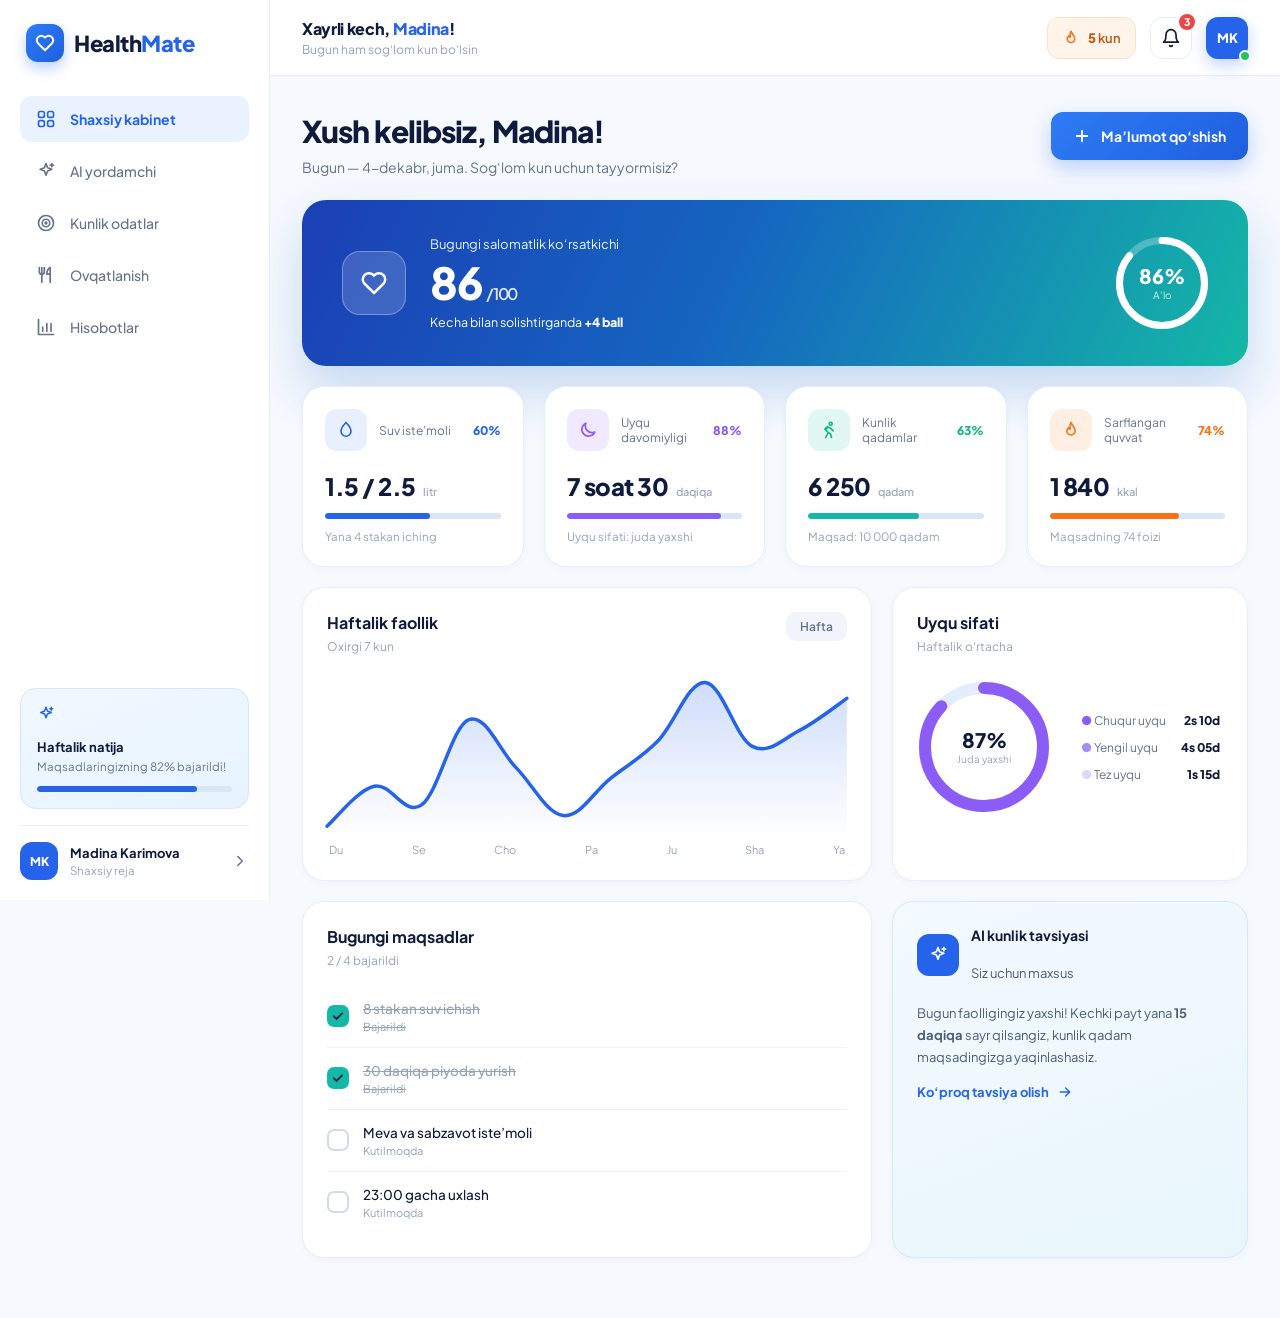
<file: pages/dashboard.html>
<!doctype html>
<html lang="uz">
  <head>
    <meta charset="utf-8" />
    <meta name="viewport" content="width=device-width, initial-scale=1" />
    <title>Shaxsiy kabinet — HealthMate</title>
    <link rel="preconnect" href="https://fonts.googleapis.com" />
    <link rel="preconnect" href="https://fonts.gstatic.com" crossorigin />
    <link
      rel="stylesheet"
      href="https://fonts.googleapis.com/css2?family=Plus+Jakarta+Sans:wght@400;500;600;700;800&display=swap"
    />
    <link rel="stylesheet" href="../css/app.css" />
  </head>
  <body>
    <div class="app">
      <aside class="sidebar-app" id="sidebar" aria-label="Asosiy menyu">
        <a
          class="s-logo"
          href="../index.html"
          aria-label="HealthMate — bosh sahifa"
        >
          <span class="s-logo-icon"
            ><svg
              width="22"
              height="22"
              viewBox="0 0 24 24"
              fill="none"
              stroke="#fff"
              stroke-width="2.2"
              stroke-linecap="round"
              stroke-linejoin="round"
              aria-hidden="true"
            >
              <path
                d="M19.5 12.6 12 20l-7.5-7.4a4.9 4.9 0 0 1 0-7 5 5 0 0 1 7 0l.5.5.5-.5a5 5 0 0 1 7 0 4.9 4.9 0 0 1 0 7Z"
              /></svg
          ></span>
          <span class="s-logo-text"
            >Health<span class="accent">Mate</span></span
          >
        </a>

        <nav class="s-nav">
          <a class="s-link is-active" href="dashboard.html" aria-current="page"
            ><svg
              width="20"
              height="20"
              viewBox="0 0 24 24"
              fill="none"
              stroke="currentColor"
              stroke-width="2"
              stroke-linecap="round"
              stroke-linejoin="round"
              aria-hidden="true"
            >
              <rect x="3" y="3" width="7" height="7" rx="2" />
              <rect x="14" y="3" width="7" height="7" rx="2" />
              <rect x="3" y="14" width="7" height="7" rx="2" />
              <rect x="14" y="14" width="7" height="7" rx="2" />
            </svg>
            Shaxsiy kabinet</a
          >
          <a class="s-link" href="ai.html"
            ><svg
              width="20"
              height="20"
              viewBox="0 0 24 24"
              fill="none"
              stroke="currentColor"
              stroke-width="2"
              stroke-linecap="round"
              stroke-linejoin="round"
              aria-hidden="true"
            >
              <path
                d="M12 3l1.9 5.1L19 10l-5.1 1.9L12 17l-1.9-5.1L5 10l5.1-1.9L12 3z"
              />
              <path d="M19 3v4M17 5h4" />
            </svg>
            AI yordamchi</a
          >
          <a class="s-link" href="tracker.html"
            ><svg
              width="20"
              height="20"
              viewBox="0 0 24 24"
              fill="none"
              stroke="currentColor"
              stroke-width="2"
              stroke-linecap="round"
              stroke-linejoin="round"
              aria-hidden="true"
            >
              <circle cx="12" cy="12" r="9" />
              <circle cx="12" cy="12" r="4.5" />
              <circle cx="12" cy="12" r="1" fill="currentColor" />
            </svg>
            Kunlik odatlar</a
          >
          <a class="s-link" href="nutrition.html"
            ><svg
              width="20"
              height="20"
              viewBox="0 0 24 24"
              fill="none"
              stroke="currentColor"
              stroke-width="2"
              stroke-linecap="round"
              stroke-linejoin="round"
              aria-hidden="true"
            >
              <path d="M7 3v8M4 3v5a3 3 0 0 0 6 0V3M7 11v10" />
              <path d="M17 21V3c-2.5 1.5-4 4.5-4 8h4" />
            </svg>
            Ovqatlanish</a
          >
          <a class="s-link" href="reports.html"
            ><svg
              width="20"
              height="20"
              viewBox="0 0 24 24"
              fill="none"
              stroke="currentColor"
              stroke-width="2"
              stroke-linecap="round"
              stroke-linejoin="round"
              aria-hidden="true"
            >
              <path d="M3 3v18h18" />
              <path d="M8 17v-5M13 17V8M18 17v-9" />
            </svg>
            Hisobotlar</a
          >
        </nav>

        <div class="s-bottom">
          <div class="weekly">
            <span class="accent"
              ><svg
                width="18"
                height="18"
                viewBox="0 0 24 24"
                fill="none"
                stroke="currentColor"
                stroke-width="2"
                stroke-linecap="round"
                stroke-linejoin="round"
                aria-hidden="true"
              >
                <path
                  d="M12 3l1.9 5.1L19 10l-5.1 1.9L12 17l-1.9-5.1L5 10l5.1-1.9L12 3z"
                />
                <path d="M19 3v4M17 5h4" /></svg
            ></span>
            <div class="weekly-title">Haftalik natija</div>
            <div class="weekly-sub">Maqsadlaringizning 82% bajarildi!</div>
            <div class="progress" style="--p: 82%"><span></span></div>
          </div>
          <a class="user-box" href="dashboard.html">
            <span class="user-avatar" data-user-initials>MK</span>
            <div>
              <div class="user-name" data-user-full>Madina Karimova</div>
              <div class="user-sub">Shaxsiy reja</div>
            </div>
            <span class="go"
              ><svg
                width="18"
                height="18"
                viewBox="0 0 24 24"
                fill="none"
                stroke="currentColor"
                stroke-width="2"
                stroke-linecap="round"
                stroke-linejoin="round"
                aria-hidden="true"
              >
                <path d="M9 6l6 6-6 6" /></svg
            ></span>
          </a>
        </div>
      </aside>

      <div class="overlay"></div>

      <div class="content">
        <header class="topbar">
          <button
            class="menu-btn"
            type="button"
            aria-label="Menyuni ochish"
            aria-controls="sidebar"
          >
            <svg
              width="20"
              height="20"
              viewBox="0 0 24 24"
              fill="none"
              stroke="currentColor"
              stroke-width="2"
              stroke-linecap="round"
              stroke-linejoin="round"
              aria-hidden="true"
            >
              <path d="M4 6h16M4 12h16M4 18h16" />
            </svg>
          </button>
          <button class="icon-btn" type="button" aria-label="Bildirishnomalar">
            <svg
              width="20"
              height="20"
              viewBox="0 0 24 24"
              fill="none"
              stroke="currentColor"
              stroke-width="2"
              stroke-linecap="round"
              stroke-linejoin="round"
              aria-hidden="true"
            >
              <path d="M6 8a6 6 0 0 1 12 0c0 7 3 9 3 9H3s3-2 3-9" />
              <path d="M10.3 21a1.94 1.94 0 0 0 3.4 0" /></svg
            ><span class="dot"></span>
          </button>
          <span class="top-avatar" aria-hidden="true" data-user-initials
            >MK</span
          >
        </header>

        <main class="page">
          <div class="page-head">
            <div>
              <h1 class="page-title">
                Xush kelibsiz, <span data-user-name>Madina</span>!
              </h1>
              <p class="page-sub">
                Bugun — <span data-today>18-may, yakshanba</span>. Sog‘lom kun
                uchun tayyormisiz?
              </p>
            </div>
            <a class="btn" href="tracker.html"
              ><svg
                width="18"
                height="18"
                viewBox="0 0 24 24"
                fill="none"
                stroke="currentColor"
                stroke-width="2.4"
                stroke-linecap="round"
                stroke-linejoin="round"
                aria-hidden="true"
              >
                <path d="M12 5v14M5 12h14" />
              </svg>
              Ma’lumot qo‘shish</a
            >
          </div>

          <section
            class="score-hero"
            aria-label="Bugungi salomatlik ko‘rsatkichi"
          >
            <span class="heart"
              ><svg
                width="30"
                height="30"
                viewBox="0 0 24 24"
                fill="none"
                stroke="currentColor"
                stroke-width="2"
                stroke-linecap="round"
                stroke-linejoin="round"
                aria-hidden="true"
              >
                <path
                  d="M19.5 12.6 12 20l-7.5-7.4a4.9 4.9 0 0 1 0-7 5 5 0 0 1 7 0l.5.5.5-.5a5 5 0 0 1 7 0 4.9 4.9 0 0 1 0 7Z"
                /></svg
            ></span>
            <div>
              <div class="lbl">Bugungi salomatlik ko‘rsatkichi</div>
              <div class="big">86<small>/100</small></div>
              <div class="delta">Kecha bilan solishtirganda <b>+4 ball</b></div>
            </div>
            <div
              class="ring-wrap on-dark"
              data-ring="86"
              data-size="92"
              data-stroke="7"
              style="width: 92px; height: 92px"
            >
              <svg
                width="92"
                height="92"
                viewBox="0 0 92 92"
                aria-hidden="true"
              >
                <circle
                  class="track"
                  cx="46"
                  cy="46"
                  r="42.5"
                  stroke-width="7"
                />
                <circle
                  class="bar"
                  cx="46"
                  cy="46"
                  r="42.5"
                  stroke-width="7"
                  stroke-dasharray="267.04"
                  stroke-dashoffset="37.38"
                />
              </svg>
              <div class="ring-label"><b>86%</b><small>A’lo</small></div>
            </div>
          </section>

          <section class="grid g-4 mt-20" aria-label="Kunlik ko‘rsatkichlar">
            <article class="card stat-card">
              <div class="stat-top">
                <span class="ic ic-blue"
                  ><svg
                    width="20"
                    height="20"
                    viewBox="0 0 24 24"
                    fill="none"
                    stroke="currentColor"
                    stroke-width="2"
                    stroke-linecap="round"
                    stroke-linejoin="round"
                    aria-hidden="true"
                  >
                    <path
                      d="M12 3s6 6.2 6 10.5a6 6 0 0 1-12 0C6 9.2 12 3 12 3z"
                    /></svg></span
                ><span class="stat-name">Suv iste’moli</span
                ><span class="stat-pct">60%</span>
              </div>
              <div class="stat-val">1.5 / 2.5 <small>litr</small></div>
              <div class="progress" style="--p: 60%"><span></span></div>
              <div class="stat-note">Yana 4 stakan iching</div>
            </article>
            <article class="card stat-card">
              <div class="stat-top">
                <span class="ic ic-purple"
                  ><svg
                    width="20"
                    height="20"
                    viewBox="0 0 24 24"
                    fill="none"
                    stroke="currentColor"
                    stroke-width="2"
                    stroke-linecap="round"
                    stroke-linejoin="round"
                    aria-hidden="true"
                  >
                    <path
                      d="M20 14.5A8 8 0 0 1 9.5 4a8 8 0 1 0 10.5 10.5z"
                    /></svg></span
                ><span class="stat-name">Uyqu davomiyligi</span
                ><span class="stat-pct purple">88%</span>
              </div>
              <div class="stat-val">7 soat 30 <small>daqiqa</small></div>
              <div class="progress purple" style="--p: 88%"><span></span></div>
              <div class="stat-note">Uyqu sifati: juda yaxshi</div>
            </article>
            <article class="card stat-card">
              <div class="stat-top">
                <span class="ic ic-green"
                  ><svg
                    width="20"
                    height="20"
                    viewBox="0 0 24 24"
                    fill="none"
                    stroke="currentColor"
                    stroke-width="2"
                    stroke-linecap="round"
                    stroke-linejoin="round"
                    aria-hidden="true"
                  >
                    <circle cx="14" cy="4.5" r="1.8" />
                    <path
                      d="M8 21l3-6-2.5-2.5L10 8l4 2 3 3M11 15l3 2 1 4M10 8 7 11"
                    /></svg></span
                ><span class="stat-name">Kunlik qadamlar</span
                ><span class="stat-pct green">63%</span>
              </div>
              <div class="stat-val">6 250 <small>qadam</small></div>
              <div class="progress green" style="--p: 63%"><span></span></div>
              <div class="stat-note">Maqsad: 10 000 qadam</div>
            </article>
            <article class="card stat-card">
              <div class="stat-top">
                <span class="ic ic-orange"
                  ><svg
                    width="20"
                    height="20"
                    viewBox="0 0 24 24"
                    fill="none"
                    stroke="currentColor"
                    stroke-width="2"
                    stroke-linecap="round"
                    stroke-linejoin="round"
                    aria-hidden="true"
                  >
                    <path
                      d="M12 3c1 3.5 5 5.5 5 10a5 5 0 0 1-10 0c0-2 1-3 2-4 .3 1.5 1 2 2 2 0-3-1-5 1-8z"
                    /></svg></span
                ><span class="stat-name">Sarflangan quvvat</span
                ><span class="stat-pct orange">74%</span>
              </div>
              <div class="stat-val">1 840 <small>kkal</small></div>
              <div class="progress orange" style="--p: 74%"><span></span></div>
              <div class="stat-note">Maqsadning 74 foizi</div>
            </article>
          </section>

          <section class="grid g-main mt-20">
            <article class="card">
              <div class="card-head">
                <div>
                  <h2 class="card-title">Haftalik faollik</h2>
                  <p class="card-sub">Oxirgi 7 kun</p>
                </div>
                <span class="pill">Hafta</span>
              </div>
              <div class="chart-box">
                <div
                  data-line="30,45,38,70,52,34,48,62,84,60,66,78"
                  data-h="190"
                ></div>
                <div class="chart-days">
                  <span>Du</span><span>Se</span><span>Cho</span><span>Pa</span
                  ><span>Ju</span><span>Sha</span><span>Ya</span>
                </div>
              </div>
            </article>

            <article class="card">
              <div>
                <h2 class="card-title">Uyqu sifati</h2>
                <p class="card-sub">Haftalik o‘rtacha</p>
              </div>
              <div
                class="water-body"
                style="margin-top: 28px; justify-content: center"
              >
                <div
                  class="ring-wrap"
                  data-ring="87"
                  data-size="130"
                  data-stroke="12"
                  data-color="#8b5cf6"
                  style="width: 130px; height: 130px"
                >
                  <svg
                    width="130"
                    height="130"
                    viewBox="0 0 130 130"
                    aria-hidden="true"
                  >
                    <circle
                      class="track"
                      cx="65"
                      cy="65"
                      r="59"
                      stroke-width="12"
                    />
                    <circle
                      class="bar"
                      cx="65"
                      cy="65"
                      r="59"
                      stroke-width="12"
                      stroke-dasharray="370.71"
                      stroke-dashoffset="48.19"
                      style="stroke: #8b5cf6"
                    />
                  </svg>
                  <div class="ring-label">
                    <b>87%</b><small>Juda yaxshi</small>
                  </div>
                </div>
                <div>
                  <div
                    class="habit-line"
                    style="gap: 18px; border: 0; padding: 6px 0"
                  >
                    <span><i style="color: #8b5cf6">●</i> Chuqur uyqu</span
                    ><b>2s 10d</b>
                  </div>
                  <div
                    class="habit-line"
                    style="gap: 18px; border: 0; padding: 6px 0"
                  >
                    <span><i style="color: #a78bfa">●</i> Yengil uyqu</span
                    ><b>4s 05d</b>
                  </div>
                  <div
                    class="habit-line"
                    style="gap: 18px; border: 0; padding: 6px 0"
                  >
                    <span><i style="color: #ddd6fe">●</i> Tez uyqu</span
                    ><b>1s 15d</b>
                  </div>
                </div>
              </div>
            </article>
          </section>

          <section class="grid g-main mt-20">
            <article class="card">
              <div class="card-head">
                <div>
                  <h2 class="card-title">Bugungi maqsadlar</h2>
                  <p class="card-sub" data-check-count>2 / 4 bajarildi</p>
                </div>
              </div>
              <ul class="checks">
                <li class="check done">
                  <span class="check-box"
                    ><svg
                      width="14"
                      height="14"
                      viewBox="0 0 24 24"
                      fill="none"
                      stroke="currentColor"
                      stroke-width="3.2"
                      stroke-linecap="round"
                      stroke-linejoin="round"
                      aria-hidden="true"
                    >
                      <path d="M5 12.5l4.5 4.5L19 7.5" /></svg></span
                  ><span class="check-text"
                    >8 stakan suv ichish<small>Bajarildi</small></span
                  >
                </li>
                <li class="check done">
                  <span class="check-box"
                    ><svg
                      width="14"
                      height="14"
                      viewBox="0 0 24 24"
                      fill="none"
                      stroke="currentColor"
                      stroke-width="3.2"
                      stroke-linecap="round"
                      stroke-linejoin="round"
                      aria-hidden="true"
                    >
                      <path d="M5 12.5l4.5 4.5L19 7.5" /></svg></span
                  ><span class="check-text"
                    >30 daqiqa piyoda yurish<small>Bajarildi</small></span
                  >
                </li>
                <li class="check">
                  <span class="check-box"
                    ><svg
                      width="14"
                      height="14"
                      viewBox="0 0 24 24"
                      fill="none"
                      stroke="currentColor"
                      stroke-width="3.2"
                      stroke-linecap="round"
                      stroke-linejoin="round"
                      aria-hidden="true"
                    >
                      <path d="M5 12.5l4.5 4.5L19 7.5" /></svg></span
                  ><span class="check-text"
                    >Meva va sabzavot iste’moli<small>Kutilmoqda</small></span
                  >
                </li>
                <li class="check">
                  <span class="check-box"
                    ><svg
                      width="14"
                      height="14"
                      viewBox="0 0 24 24"
                      fill="none"
                      stroke="currentColor"
                      stroke-width="3.2"
                      stroke-linecap="round"
                      stroke-linejoin="round"
                      aria-hidden="true"
                    >
                      <path d="M5 12.5l4.5 4.5L19 7.5" /></svg></span
                  ><span class="check-text"
                    >23:00 gacha uxlash<small>Kutilmoqda</small></span
                  >
                </li>
              </ul>
            </article>

            <article class="card ai-card">
              <div class="ai-card-head">
                <span class="ai-ic"
                  ><svg
                    width="20"
                    height="20"
                    viewBox="0 0 24 24"
                    fill="none"
                    stroke="currentColor"
                    stroke-width="2"
                    stroke-linecap="round"
                    stroke-linejoin="round"
                    aria-hidden="true"
                  >
                    <path
                      d="M12 3l1.9 5.1L19 10l-5.1 1.9L12 17l-1.9-5.1L5 10l5.1-1.9L12 3z"
                    />
                    <path d="M19 3v4M17 5h4" /></svg
                ></span>
                <div>
                  <h2 class="card-title" style="font-size: 14px">
                    AI kunlik tavsiyasi
                  </h2>
                  <p class="card-sub">Siz uchun maxsus</p>
                </div>
              </div>
              <p>
                Bugun faolligingiz yaxshi! Kechki payt yana
                <b>15 daqiqa</b> sayr qilsangiz, kunlik qadam maqsadingizga
                yaqinlashasiz.
              </p>
              <a class="link-more" href="ai.html"
                >Ko‘proq tavsiya olish
                <svg
                  width="16"
                  height="16"
                  viewBox="0 0 24 24"
                  fill="none"
                  stroke="currentColor"
                  stroke-width="2.2"
                  stroke-linecap="round"
                  stroke-linejoin="round"
                  aria-hidden="true"
                >
                  <path d="M5 12h14M13 6l6 6-6 6" /></svg
              ></a>
            </article>
          </section>
        </main>
      </div>
    </div>

    <script src="../js/profile.js" defer></script>
    <script src="../js/main.js" defer></script>
    <script src="../js/top.js" defer></script>
  </body>
</html>
</file>
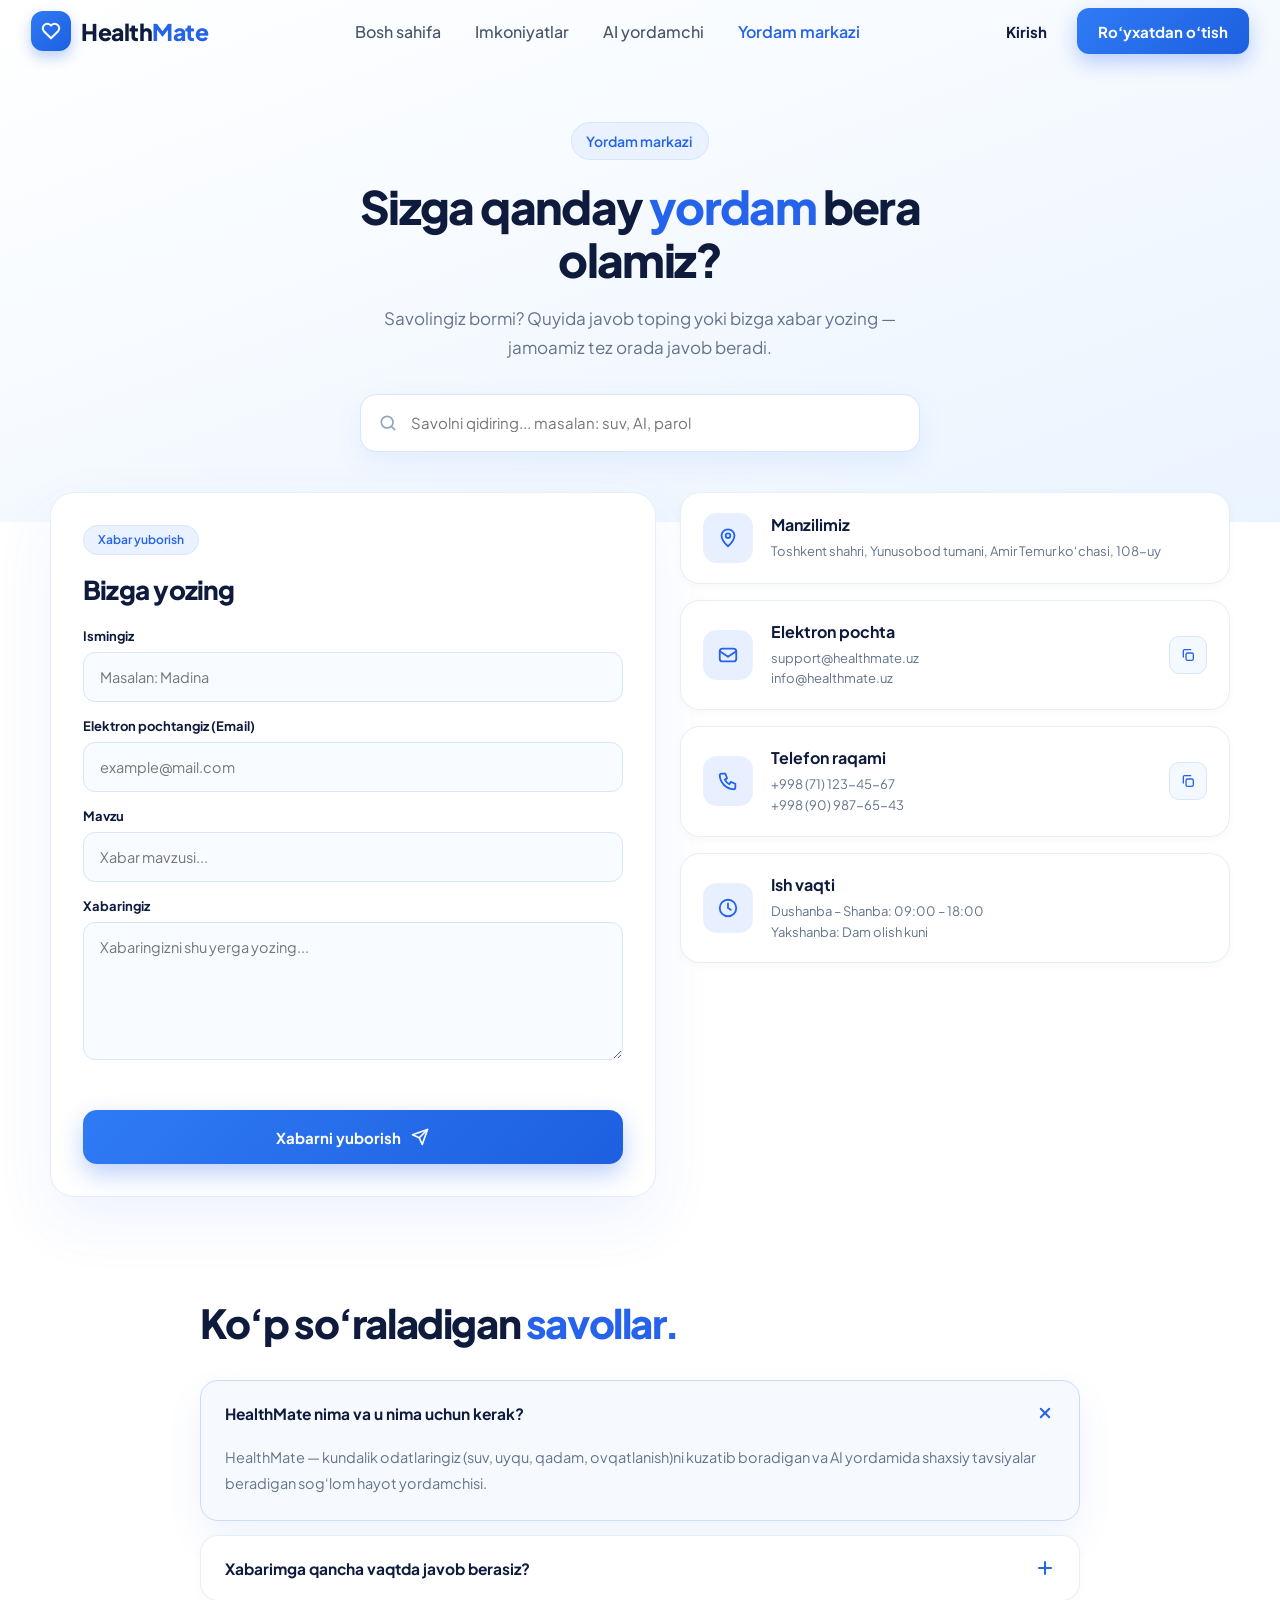
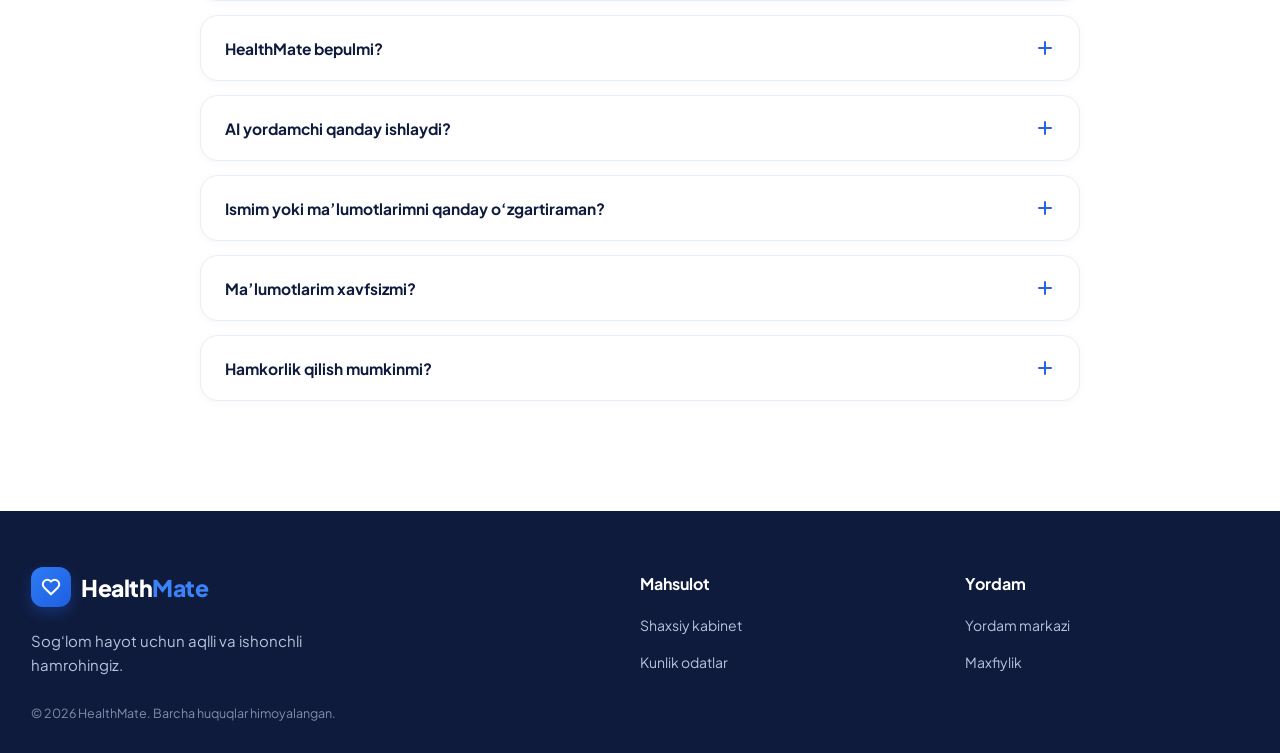
<file: pages/help.html>
<!doctype html>
<html lang="uz">
  <head>
    <meta charset="utf-8" />
    <meta name="viewport" content="width=device-width, initial-scale=1" />
    <title>Yordam markazi — HealthMate</title>
    <link rel="preconnect" href="https://fonts.googleapis.com" />
    <link rel="preconnect" href="https://fonts.gstatic.com" crossorigin />
    <link
      rel="stylesheet"
      href="https://fonts.googleapis.com/css2?family=Plus+Jakarta+Sans:wght@400;500;600;700;800&display=swap"
    />
    <link rel="stylesheet" href="../css/style.css" />
    <link rel="stylesheet" href="../css/help.css" />
  </head>
  <body>
    <!-- YUQORI QISM -->
    <div class="help-top">
      <header class="header">
        <a href="../index.html" class="logo" aria-label="HealthMate">
          <span class="logo-icon">
            <svg width="22" height="22" viewBox="0 0 24 24" fill="none" stroke="#ffffff" stroke-width="2.2" stroke-linecap="round" stroke-linejoin="round" aria-hidden="true">
              <path d="M19.5 12.6 12 20l-7.5-7.4a4.9 4.9 0 0 1 0-7 5 5 0 0 1 7 0l.5.5.5-.5a5 5 0 0 1 7 0 4.9 4.9 0 0 1 0 7Z" />
            </svg>
          </span>
          <span class="logo-text">Health<span class="accent">Mate</span></span>
        </a>

        <nav class="navmid" aria-label="Asosiy menyu">
          <a class="navlink" href="../index.html#home">Bosh sahifa</a>
          <a class="navlink" href="../index.html#features">Imkoniyatlar</a>
          <a class="navlink" href="../index.html#ai">AI yordamchi</a>
          <a class="navlink is-active" href="help.html">Yordam markazi</a>
        </nav>

        <div class="header-actions">
          <a href="dashboard.html" class="login-link" data-auth-login>Kirish</a>
          <a class="btn-primary btn-signup" href="dashboard.html" data-auth-signup>Ro‘yxatdan o‘tish</a>
        </div>
      </header>

      <section class="help-hero">
        <div class="badge">Yordam markazi</div>
        <h1 class="help-title">
          Sizga qanday <span class="accent">yordam</span> bera olamiz?
        </h1>
        <p class="help-text">
          Savolingiz bormi? Quyida javob toping yoki bizga xabar yozing —
          jamoamiz tez orada javob beradi.
        </p>
        <form class="help-search" role="search" onsubmit="return false">
          <svg width="20" height="20" viewBox="0 0 24 24" fill="none" stroke="currentColor" stroke-width="2" stroke-linecap="round" stroke-linejoin="round" aria-hidden="true">
            <circle cx="11" cy="11" r="7" /><path d="M20 20l-3.5-3.5" />
          </svg>
          <input type="search" id="faq-search" placeholder="Savolni qidiring... masalan: suv, AI, parol" aria-label="Savollar bo‘yicha qidiruv" />
        </form>
      </section>
    </div>

    <!-- ALOQA -->
    <section class="contact" id="contact">
      <div class="contact-grid">
        <div class="form-card">
          <span class="badge badge-sm">Xabar yuborish</span>
          <h2 class="card-h">Bizga yozing</h2>

          <form class="msg-form" id="msg-form" novalidate>
            <label>Ismingiz
              <input type="text" name="ism" placeholder="Masalan: Madina" autocomplete="given-name" required />
            </label>
            <label>Elektron pochtangiz (Email)
              <input type="email" name="email" placeholder="example@mail.com" autocomplete="email" required />
            </label>
            <label>Mavzu
              <input type="text" name="mavzu" placeholder="Xabar mavzusi..." required />
            </label>
            <label>Xabaringiz
              <textarea name="xabar" rows="5" placeholder="Xabaringizni shu yerga yozing..." required></textarea>
            </label>
            <p class="form-msg" id="form-msg" role="alert"></p>
            <button class="btn-primary send-btn" type="submit">
              Xabarni yuborish
              <svg width="18" height="18" viewBox="0 0 24 24" fill="none" stroke="currentColor" stroke-width="2.2" stroke-linecap="round" stroke-linejoin="round" aria-hidden="true">
                <path d="M22 2 11 13" /><path d="M22 2 15 22l-4-9-9-4 20-7z" />
              </svg>
            </button>
          </form>
        </div>

        <div class="info-col">
          <article class="info-card">
            <span class="info-ic">
              <svg width="22" height="22" viewBox="0 0 24 24" fill="none" stroke="currentColor" stroke-width="2" stroke-linecap="round" stroke-linejoin="round" aria-hidden="true">
                <path d="M12 21s7-6.2 7-11.5a7 7 0 0 0-14 0C5 14.8 12 21 12 21z" /><circle cx="12" cy="9.5" r="2.5" />
              </svg>
            </span>
            <div class="info-body">
              <h3>Manzilimiz</h3>
              <p>Toshkent shahri, Yunusobod tumani, Amir Temur ko‘chasi, 108-uy</p>
            </div>
          </article>

          <article class="info-card">
            <span class="info-ic">
              <svg width="22" height="22" viewBox="0 0 24 24" fill="none" stroke="currentColor" stroke-width="2" stroke-linecap="round" stroke-linejoin="round" aria-hidden="true">
                <rect x="3" y="5" width="18" height="14" rx="3" /><path d="M3 8l9 6 9-6" />
              </svg>
            </span>
            <div class="info-body">
              <h3>Elektron pochta</h3>
              <p>support@healthmate.uz<br />info@healthmate.uz</p>
            </div>
            <button class="copy-btn" type="button" data-copy="support@healthmate.uz" aria-label="Pochtani nusxalash">
              <svg width="16" height="16" viewBox="0 0 24 24" fill="none" stroke="currentColor" stroke-width="2" stroke-linecap="round" stroke-linejoin="round" aria-hidden="true">
                <rect x="9" y="9" width="11" height="11" rx="2.5" /><path d="M5 15V6a2 2 0 0 1 2-2h9" />
              </svg>
            </button>
          </article>

          <article class="info-card">
            <span class="info-ic">
              <svg width="22" height="22" viewBox="0 0 24 24" fill="none" stroke="currentColor" stroke-width="2" stroke-linecap="round" stroke-linejoin="round" aria-hidden="true">
                <path d="M5 4h4l2 5-2.5 1.5a11 11 0 0 0 5 5L15 13l5 2v4a2 2 0 0 1-2 2A16 16 0 0 1 3 6a2 2 0 0 1 2-2z" />
              </svg>
            </span>
            <div class="info-body">
              <h3>Telefon raqami</h3>
              <p>+998 (71) 123-45-67<br />+998 (90) 987-65-43</p>
            </div>
            <button class="copy-btn" type="button" data-copy="+998711234567" aria-label="Raqamni nusxalash">
              <svg width="16" height="16" viewBox="0 0 24 24" fill="none" stroke="currentColor" stroke-width="2" stroke-linecap="round" stroke-linejoin="round" aria-hidden="true">
                <rect x="9" y="9" width="11" height="11" rx="2.5" /><path d="M5 15V6a2 2 0 0 1 2-2h9" />
              </svg>
            </button>
          </article>

          <article class="info-card">
            <span class="info-ic">
              <svg width="22" height="22" viewBox="0 0 24 24" fill="none" stroke="currentColor" stroke-width="2" stroke-linecap="round" stroke-linejoin="round" aria-hidden="true">
                <circle cx="12" cy="12" r="9" /><path d="M12 7v5l3 2" />
              </svg>
            </span>
            <div class="info-body">
              <h3>Ish vaqti</h3>
              <p>Dushanba – Shanba: 09:00 – 18:00<br />Yakshanba: Dam olish kuni</p>
            </div>
          </article>
        </div>
      </div>
    </section>

    <!-- SAVOL-JAVOB -->
    <section class="faq" id="faq">
      <div class="faq-inner">
        <h2 class="faq-title">Ko‘p so‘raladigan <span class="accent">savollar.</span></h2>

        <div class="faq-list" id="faq-list">
          <article class="faq-item is-open">
            <button class="faq-q" type="button" aria-expanded="true">
              <span>HealthMate nima va u nima uchun kerak?</span>
              <i class="faq-ic" aria-hidden="true"></i>
            </button>
            <div class="faq-a"><p>HealthMate — kundalik odatlaringiz (suv, uyqu, qadam, ovqatlanish)ni kuzatib boradigan va AI yordamida shaxsiy tavsiyalar beradigan sog‘lom hayot yordamchisi.</p></div>
          </article>

          <article class="faq-item">
            <button class="faq-q" type="button" aria-expanded="false">
              <span>Xabarimga qancha vaqtda javob berasiz?</span>
              <i class="faq-ic" aria-hidden="true"></i>
            </button>
            <div class="faq-a"><p>Odatda ish kunlarida 24 soat ichida javob beramiz.</p></div>
          </article>

          <article class="faq-item">
            <button class="faq-q" type="button" aria-expanded="false">
              <span>HealthMate bepulmi?</span>
              <i class="faq-ic" aria-hidden="true"></i>
            </button>
            <div class="faq-a"><p>Ha, asosiy imkoniyatlar — suv, uyqu, faollik va ovqatlanishni kuzatish — bepul. “Bepul boshlash” tugmasini bosib hoziroq foydalanishingiz mumkin.</p></div>
          </article>

          <article class="faq-item">
            <button class="faq-q" type="button" aria-expanded="false">
              <span>AI yordamchi qanday ishlaydi?</span>
              <i class="faq-ic" aria-hidden="true"></i>
            </button>
            <div class="faq-a"><p>AI yordamchi kundalik ko‘rsatkichlaringizni o‘rganib, ovqatlanish, uyqu, suv va faollik bo‘yicha sodda hamda shaxsiy tavsiyalar beradi. Unga savol yozish kifoya.</p></div>
          </article>

          <article class="faq-item">
            <button class="faq-q" type="button" aria-expanded="false">
              <span>Ismim yoki ma’lumotlarimni qanday o‘zgartiraman?</span>
              <i class="faq-ic" aria-hidden="true"></i>
            </button>
            <div class="faq-a"><p>Shaxsiy kabinetda yuqori o‘ngdagi avatar tugmasini bosing va “Profilni tahrirlash” ni tanlang. Ism, familya va yoshni o‘zgartirsangiz, butun ilovada yangilanadi.</p></div>
          </article>

          <article class="faq-item">
            <button class="faq-q" type="button" aria-expanded="false">
              <span>Ma’lumotlarim xavfsizmi?</span>
              <i class="faq-ic" aria-hidden="true"></i>
            </button>
            <div class="faq-a"><p>Kiritgan ma’lumotlaringiz faqat sizning qurilmangizdagi brauzerda saqlanadi va boshqalarga yuborilmaydi. “Chiqish” tugmasi ularni o‘chirib tashlaydi.</p></div>
          </article>

          <article class="faq-item">
            <button class="faq-q" type="button" aria-expanded="false">
              <span>Hamkorlik qilish mumkinmi?</span>
              <i class="faq-ic" aria-hidden="true"></i>
            </button>
            <div class="faq-a"><p>Albatta! Yuqoridagi shakl orqali yoki info@healthmate.uz manziliga yozing — hamkorlik takliflaringizni mamnuniyat bilan ko‘rib chiqamiz.</p></div>
          </article>

          <p class="faq-empty" id="faq-empty" hidden>Hech narsa topilmadi. Savolingizni yuqoridagi shakl orqali yuboring.</p>
        </div>
      </div>
    </section>

    <!-- FOOTER -->
    <footer class="footer" id="about">
      <div class="footer-inner">
        <div class="footer-brand">
          <a href="../index.html" class="logo" aria-label="HealthMate">
            <span class="logo-icon">
              <svg width="22" height="22" viewBox="0 0 24 24" fill="none" stroke="#ffffff" stroke-width="2.2" stroke-linecap="round" stroke-linejoin="round" aria-hidden="true">
                <path d="M19.5 12.6 12 20l-7.5-7.4a4.9 4.9 0 0 1 0-7 5 5 0 0 1 7 0l.5.5.5-.5a5 5 0 0 1 7 0 4.9 4.9 0 0 1 0 7Z" />
              </svg>
            </span>
            <span class="logo-text">Health<span class="accent">Mate</span></span>
          </a>
          <p class="footer-tagline">Sog‘lom hayot uchun aqlli va ishonchli hamrohingiz.</p>
        </div>

        <nav class="footer-col" aria-label="Mahsulot">
          <h3>Mahsulot</h3>
          <ul>
            <li><a href="dashboard.html">Shaxsiy kabinet</a></li>
            <li><a href="tracker.html">Kunlik odatlar</a></li>
          </ul>
        </nav>

        <nav class="footer-col" aria-label="Yordam">
          <h3>Yordam</h3>
          <ul>
            <li><a href="help.html">Yordam markazi</a></li>
            <li><a href="#">Maxfiylik</a></li>
          </ul>
        </nav>
      </div>

      <div class="footer-bottom">© 2026 HealthMate. Barcha huquqlar himoyalangan.</div>
    </footer>

    <div class="toast" id="toast" role="status" aria-live="polite"></div>

    <script src="../js/profile.js" defer></script>
    <script src="../js/help.js" defer></script>
  </body>
</html>
</file>
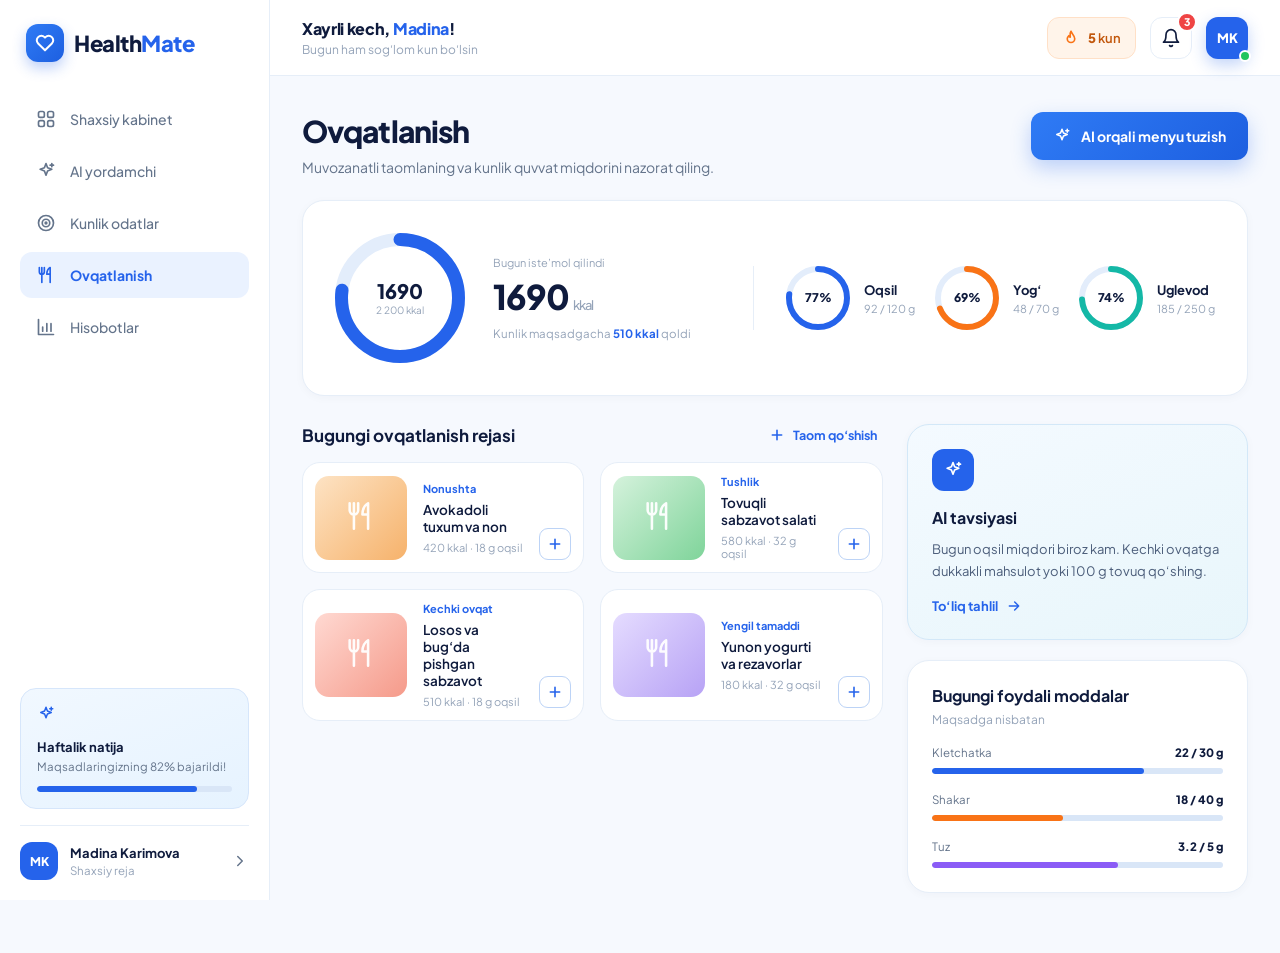
<file: pages/nutrition.html>
<!doctype html>
<html lang="uz">
  <head>
    <meta charset="utf-8" />
    <meta name="viewport" content="width=device-width, initial-scale=1" />
    <title>Ovqatlanish — HealthMate</title>
    <link rel="preconnect" href="https://fonts.googleapis.com" />
    <link rel="preconnect" href="https://fonts.gstatic.com" crossorigin />
    <link
      rel="stylesheet"
      href="https://fonts.googleapis.com/css2?family=Plus+Jakarta+Sans:wght@400;500;600;700;800&display=swap"
    />
    <link rel="stylesheet" href="../css/app.css" />
  </head>
  <body>
    <div class="app">
      <aside class="sidebar-app" id="sidebar" aria-label="Asosiy menyu">
        <a
          class="s-logo"
          href="../index.html"
          aria-label="HealthMate — bosh sahifa"
        >
          <span class="s-logo-icon"
            ><svg
              width="22"
              height="22"
              viewBox="0 0 24 24"
              fill="none"
              stroke="#fff"
              stroke-width="2.2"
              stroke-linecap="round"
              stroke-linejoin="round"
              aria-hidden="true"
            >
              <path
                d="M19.5 12.6 12 20l-7.5-7.4a4.9 4.9 0 0 1 0-7 5 5 0 0 1 7 0l.5.5.5-.5a5 5 0 0 1 7 0 4.9 4.9 0 0 1 0 7Z"
              /></svg
          ></span>
          <span class="s-logo-text"
            >Health<span class="accent">Mate</span></span
          >
        </a>

        <nav class="s-nav">
          <a class="s-link" href="dashboard.html"
            ><svg
              width="20"
              height="20"
              viewBox="0 0 24 24"
              fill="none"
              stroke="currentColor"
              stroke-width="2"
              stroke-linecap="round"
              stroke-linejoin="round"
              aria-hidden="true"
            >
              <rect x="3" y="3" width="7" height="7" rx="2" />
              <rect x="14" y="3" width="7" height="7" rx="2" />
              <rect x="3" y="14" width="7" height="7" rx="2" />
              <rect x="14" y="14" width="7" height="7" rx="2" />
            </svg>
            Shaxsiy kabinet</a
          >
          <a class="s-link" href="ai.html"
            ><svg
              width="20"
              height="20"
              viewBox="0 0 24 24"
              fill="none"
              stroke="currentColor"
              stroke-width="2"
              stroke-linecap="round"
              stroke-linejoin="round"
              aria-hidden="true"
            >
              <path
                d="M12 3l1.9 5.1L19 10l-5.1 1.9L12 17l-1.9-5.1L5 10l5.1-1.9L12 3z"
              />
              <path d="M19 3v4M17 5h4" />
            </svg>
            AI yordamchi</a
          >
          <a class="s-link" href="tracker.html"
            ><svg
              width="20"
              height="20"
              viewBox="0 0 24 24"
              fill="none"
              stroke="currentColor"
              stroke-width="2"
              stroke-linecap="round"
              stroke-linejoin="round"
              aria-hidden="true"
            >
              <circle cx="12" cy="12" r="9" />
              <circle cx="12" cy="12" r="4.5" />
              <circle cx="12" cy="12" r="1" fill="currentColor" />
            </svg>
            Kunlik odatlar</a
          >
          <a class="s-link is-active" href="nutrition.html" aria-current="page"
            ><svg
              width="20"
              height="20"
              viewBox="0 0 24 24"
              fill="none"
              stroke="currentColor"
              stroke-width="2"
              stroke-linecap="round"
              stroke-linejoin="round"
              aria-hidden="true"
            >
              <path d="M7 3v8M4 3v5a3 3 0 0 0 6 0V3M7 11v10" />
              <path d="M17 21V3c-2.5 1.5-4 4.5-4 8h4" />
            </svg>
            Ovqatlanish</a
          >
          <a class="s-link" href="reports.html"
            ><svg
              width="20"
              height="20"
              viewBox="0 0 24 24"
              fill="none"
              stroke="currentColor"
              stroke-width="2"
              stroke-linecap="round"
              stroke-linejoin="round"
              aria-hidden="true"
            >
              <path d="M3 3v18h18" />
              <path d="M8 17v-5M13 17V8M18 17v-9" />
            </svg>
            Hisobotlar</a
          >
        </nav>

        <div class="s-bottom">
          <div class="weekly">
            <span class="accent"
              ><svg
                width="18"
                height="18"
                viewBox="0 0 24 24"
                fill="none"
                stroke="currentColor"
                stroke-width="2"
                stroke-linecap="round"
                stroke-linejoin="round"
                aria-hidden="true"
              >
                <path
                  d="M12 3l1.9 5.1L19 10l-5.1 1.9L12 17l-1.9-5.1L5 10l5.1-1.9L12 3z"
                />
                <path d="M19 3v4M17 5h4" /></svg
            ></span>
            <div class="weekly-title">Haftalik natija</div>
            <div class="weekly-sub">Maqsadlaringizning 82% bajarildi!</div>
            <div class="progress" style="--p: 82%"><span></span></div>
          </div>
          <a class="user-box" href="dashboard.html">
            <span class="user-avatar" data-user-initials>MK</span>
            <div>
              <div class="user-name" data-user-full>Madina Karimova</div>
              <div class="user-sub">Shaxsiy reja</div>
            </div>
            <span class="go"
              ><svg
                width="18"
                height="18"
                viewBox="0 0 24 24"
                fill="none"
                stroke="currentColor"
                stroke-width="2"
                stroke-linecap="round"
                stroke-linejoin="round"
                aria-hidden="true"
              >
                <path d="M9 6l6 6-6 6" /></svg
            ></span>
          </a>
        </div>
      </aside>

      <div class="overlay"></div>

      <div class="content">
        <header class="topbar">
          <button
            class="menu-btn"
            type="button"
            aria-label="Menyuni ochish"
            aria-controls="sidebar"
          >
            <svg
              width="20"
              height="20"
              viewBox="0 0 24 24"
              fill="none"
              stroke="currentColor"
              stroke-width="2"
              stroke-linecap="round"
              stroke-linejoin="round"
              aria-hidden="true"
            >
              <path d="M4 6h16M4 12h16M4 18h16" />
            </svg>
          </button>
          <button class="icon-btn" type="button" aria-label="Bildirishnomalar">
            <svg
              width="20"
              height="20"
              viewBox="0 0 24 24"
              fill="none"
              stroke="currentColor"
              stroke-width="2"
              stroke-linecap="round"
              stroke-linejoin="round"
              aria-hidden="true"
            >
              <path d="M6 8a6 6 0 0 1 12 0c0 7 3 9 3 9H3s3-2 3-9" />
              <path d="M10.3 21a1.94 1.94 0 0 0 3.4 0" /></svg
            ><span class="dot"></span>
          </button>
          <span class="top-avatar" aria-hidden="true" data-user-initials
            >MK</span
          >
        </header>

        <main class="page">
          <div class="page-head">
            <div>
              <h1 class="page-title">Ovqatlanish</h1>
              <p class="page-sub">
                Muvozanatli taomlaning va kunlik quvvat miqdorini nazorat
                qiling.
              </p>
            </div>
            <a class="btn" href="ai.html"
              ><svg
                width="18"
                height="18"
                viewBox="0 0 24 24"
                fill="none"
                stroke="currentColor"
                stroke-width="2"
                stroke-linecap="round"
                stroke-linejoin="round"
                aria-hidden="true"
              >
                <path
                  d="M12 3l1.9 5.1L19 10l-5.1 1.9L12 17l-1.9-5.1L5 10l5.1-1.9L12 3z"
                />
                <path d="M19 3v4M17 5h4" />
              </svg>
              AI orqali menyu tuzish</a
            >
          </div>

          <section class="card kcal-card">
            <div class="kcal-main">
              <div
                class="ring-wrap"
                data-kcal-ring
                data-ring="77"
                data-size="130"
                data-stroke="13"
                data-color="#2563eb"
                style="width: 130px; height: 130px"
              >
                <svg
                  width="130"
                  height="130"
                  viewBox="0 0 130 130"
                  aria-hidden="true"
                >
                  <circle
                    class="track"
                    cx="65"
                    cy="65"
                    r="58.5"
                    stroke-width="13"
                  />
                  <circle
                    class="bar"
                    cx="65"
                    cy="65"
                    r="58.5"
                    stroke-width="13"
                    stroke-dasharray="367.57"
                    stroke-dashoffset="84.54"
                    style="stroke: #2563eb"
                  />
                </svg>
                <div class="ring-label">
                  <b data-kcal-label>1690</b><small>2 200 kkal</small>
                </div>
              </div>
              <div class="kcal-text">
                <div class="tiny">Bugun iste’mol qilindi</div>
                <div class="num">
                  <span data-kcal-num>1690</span><small>kkal</small>
                </div>
                <div class="left" data-kcal-left>
                  Kunlik maqsadgacha <b>510 kkal</b> qoldi
                </div>
              </div>
            </div>
            <div class="macros">
              <div class="macro">
                <div
                  class="ring-wrap"
                  data-protein-ring
                  data-ring="77"
                  data-size="64"
                  data-stroke="6"
                  data-color="#2563eb"
                  style="width: 64px; height: 64px"
                >
                  <svg
                    width="64"
                    height="64"
                    viewBox="0 0 64 64"
                    aria-hidden="true"
                  >
                    <circle
                      class="track"
                      cx="32"
                      cy="32"
                      r="29"
                      stroke-width="6"
                    />
                    <circle
                      class="bar"
                      cx="32"
                      cy="32"
                      r="29"
                      stroke-width="6"
                      stroke-dasharray="182.21"
                      stroke-dashoffset="41.91"
                      style="stroke: #2563eb"
                    />
                  </svg>
                  <div class="ring-label"><b data-protein-pct>77%</b></div>
                </div>
                <div>
                  <div class="m-name">Oqsil</div>
                  <div class="m-sub" data-protein-sub>92 / 120 g</div>
                </div>
              </div>
              <div class="macro">
                <div
                  class="ring-wrap"
                  data-ring="69"
                  data-size="64"
                  data-stroke="6"
                  data-color="#f97316"
                  style="width: 64px; height: 64px"
                >
                  <svg
                    width="64"
                    height="64"
                    viewBox="0 0 64 64"
                    aria-hidden="true"
                  >
                    <circle
                      class="track"
                      cx="32"
                      cy="32"
                      r="29"
                      stroke-width="6"
                    />
                    <circle
                      class="bar"
                      cx="32"
                      cy="32"
                      r="29"
                      stroke-width="6"
                      stroke-dasharray="182.21"
                      stroke-dashoffset="56.49"
                      style="stroke: #f97316"
                    />
                  </svg>
                  <div class="ring-label"><b>69%</b></div>
                </div>
                <div>
                  <div class="m-name">Yog‘</div>
                  <div class="m-sub">48 / 70 g</div>
                </div>
              </div>
              <div class="macro">
                <div
                  class="ring-wrap"
                  data-ring="74"
                  data-size="64"
                  data-stroke="6"
                  data-color="#14b8a6"
                  style="width: 64px; height: 64px"
                >
                  <svg
                    width="64"
                    height="64"
                    viewBox="0 0 64 64"
                    aria-hidden="true"
                  >
                    <circle
                      class="track"
                      cx="32"
                      cy="32"
                      r="29"
                      stroke-width="6"
                    />
                    <circle
                      class="bar"
                      cx="32"
                      cy="32"
                      r="29"
                      stroke-width="6"
                      stroke-dasharray="182.21"
                      stroke-dashoffset="47.38"
                      style="stroke: #14b8a6"
                    />
                  </svg>
                  <div class="ring-label"><b>74%</b></div>
                </div>
                <div>
                  <div class="m-name">Uglevod</div>
                  <div class="m-sub">185 / 250 g</div>
                </div>
              </div>
            </div>
          </section>

          <section class="meals-wrap">
            <div>
              <div class="section-row">
                <h2>Bugungi ovqatlanish rejasi</h2>
                <button class="text-btn" type="button" data-add-meal>
                  <svg
                    width="16"
                    height="16"
                    viewBox="0 0 24 24"
                    fill="none"
                    stroke="currentColor"
                    stroke-width="2.4"
                    stroke-linecap="round"
                    stroke-linejoin="round"
                    aria-hidden="true"
                  >
                    <path d="M12 5v14M5 12h14" />
                  </svg>
                  Taom qo‘shish
                </button>
              </div>
              <div class="meals">
                <article class="meal">
                  <div class="meal-img">
                    <!-- Rasm qo‘shish: <img src="../images/nonushta.jpg" alt="Avokadoli tuxum va non" loading="lazy" /> -->
                    <span style="color: rgba(255, 255, 255, 0.95)"
                      ><svg
                        width="34"
                        height="34"
                        viewBox="0 0 24 24"
                        fill="none"
                        stroke="currentColor"
                        stroke-width="1.8"
                        stroke-linecap="round"
                        stroke-linejoin="round"
                        aria-hidden="true"
                      >
                        <path d="M7 3v8M4 3v5a3 3 0 0 0 6 0V3M7 11v10" />
                        <path d="M17 21V3c-2.5 1.5-4 4.5-4 8h4" /></svg
                    ></span>
                  </div>
                  <div class="meal-info">
                    <div class="meal-type">Nonushta</div>
                    <div class="meal-name">Avokadoli tuxum va non</div>
                    <div class="meal-meta">420 kkal · 18 g oqsil</div>
                  </div>
                  <button class="add-btn" type="button" aria-label="Qo‘shish">
                    <svg
                      width="16"
                      height="16"
                      viewBox="0 0 24 24"
                      fill="none"
                      stroke="currentColor"
                      stroke-width="2.4"
                      stroke-linecap="round"
                      stroke-linejoin="round"
                      aria-hidden="true"
                    >
                      <path d="M12 5v14M5 12h14" />
                    </svg>
                  </button>
                </article>
                <article class="meal">
                  <div class="meal-img g2">
                    <!-- Rasm qo‘shish: <img src="../images/tushlik.jpg" alt="Tovuqli sabzavot salati" loading="lazy" /> -->
                    <span style="color: rgba(255, 255, 255, 0.95)"
                      ><svg
                        width="34"
                        height="34"
                        viewBox="0 0 24 24"
                        fill="none"
                        stroke="currentColor"
                        stroke-width="1.8"
                        stroke-linecap="round"
                        stroke-linejoin="round"
                        aria-hidden="true"
                      >
                        <path d="M7 3v8M4 3v5a3 3 0 0 0 6 0V3M7 11v10" />
                        <path d="M17 21V3c-2.5 1.5-4 4.5-4 8h4" /></svg
                    ></span>
                  </div>
                  <div class="meal-info">
                    <div class="meal-type">Tushlik</div>
                    <div class="meal-name">Tovuqli sabzavot salati</div>
                    <div class="meal-meta">580 kkal · 32 g oqsil</div>
                  </div>
                  <button class="add-btn" type="button" aria-label="Qo‘shish">
                    <svg
                      width="16"
                      height="16"
                      viewBox="0 0 24 24"
                      fill="none"
                      stroke="currentColor"
                      stroke-width="2.4"
                      stroke-linecap="round"
                      stroke-linejoin="round"
                      aria-hidden="true"
                    >
                      <path d="M12 5v14M5 12h14" />
                    </svg>
                  </button>
                </article>
                <article class="meal">
                  <div class="meal-img g3">
                    <!-- Rasm qo‘shish: <img src="../images/kechki-ovqat.jpg" alt="Losos va bug‘da pishgan sabzavot" loading="lazy" /> -->
                    <span style="color: rgba(255, 255, 255, 0.95)"
                      ><svg
                        width="34"
                        height="34"
                        viewBox="0 0 24 24"
                        fill="none"
                        stroke="currentColor"
                        stroke-width="1.8"
                        stroke-linecap="round"
                        stroke-linejoin="round"
                        aria-hidden="true"
                      >
                        <path d="M7 3v8M4 3v5a3 3 0 0 0 6 0V3M7 11v10" />
                        <path d="M17 21V3c-2.5 1.5-4 4.5-4 8h4" /></svg
                    ></span>
                  </div>
                  <div class="meal-info">
                    <div class="meal-type">Kechki ovqat</div>
                    <div class="meal-name">
                      Losos va bug‘da pishgan sabzavot
                    </div>
                    <div class="meal-meta">510 kkal · 18 g oqsil</div>
                  </div>
                  <button class="add-btn" type="button" aria-label="Qo‘shish">
                    <svg
                      width="16"
                      height="16"
                      viewBox="0 0 24 24"
                      fill="none"
                      stroke="currentColor"
                      stroke-width="2.4"
                      stroke-linecap="round"
                      stroke-linejoin="round"
                      aria-hidden="true"
                    >
                      <path d="M12 5v14M5 12h14" />
                    </svg>
                  </button>
                </article>
                <article class="meal">
                  <div class="meal-img g4">
                    <!-- Rasm qo‘shish: <img src="../images/yengil-tamaddi.jpg" alt="Yunon yogurti va rezavorlar" loading="lazy" /> -->
                    <span style="color: rgba(255, 255, 255, 0.95)"
                      ><svg
                        width="34"
                        height="34"
                        viewBox="0 0 24 24"
                        fill="none"
                        stroke="currentColor"
                        stroke-width="1.8"
                        stroke-linecap="round"
                        stroke-linejoin="round"
                        aria-hidden="true"
                      >
                        <path d="M7 3v8M4 3v5a3 3 0 0 0 6 0V3M7 11v10" />
                        <path d="M17 21V3c-2.5 1.5-4 4.5-4 8h4" /></svg
                    ></span>
                  </div>
                  <div class="meal-info">
                    <div class="meal-type">Yengil tamaddi</div>
                    <div class="meal-name">Yunon yogurti va rezavorlar</div>
                    <div class="meal-meta">180 kkal · 32 g oqsil</div>
                  </div>
                  <button class="add-btn" type="button" aria-label="Qo‘shish">
                    <svg
                      width="16"
                      height="16"
                      viewBox="0 0 24 24"
                      fill="none"
                      stroke="currentColor"
                      stroke-width="2.4"
                      stroke-linecap="round"
                      stroke-linejoin="round"
                      aria-hidden="true"
                    >
                      <path d="M12 5v14M5 12h14" />
                    </svg>
                  </button>
                </article>
              </div>
            </div>

            <div class="side-stack">
              <article class="card ai-card">
                <span class="ai-ic"
                  ><svg
                    width="20"
                    height="20"
                    viewBox="0 0 24 24"
                    fill="none"
                    stroke="currentColor"
                    stroke-width="2"
                    stroke-linecap="round"
                    stroke-linejoin="round"
                    aria-hidden="true"
                  >
                    <path
                      d="M12 3l1.9 5.1L19 10l-5.1 1.9L12 17l-1.9-5.1L5 10l5.1-1.9L12 3z"
                    />
                    <path d="M19 3v4M17 5h4" /></svg
                ></span>
                <h2 class="card-title" style="margin-top: 16px">
                  AI tavsiyasi
                </h2>
                <p style="margin-top: 10px">
                  Bugun oqsil miqdori biroz kam. Kechki ovqatga dukkakli
                  mahsulot yoki 100 g tovuq qo‘shing.
                </p>
                <a class="link-more" href="ai.html"
                  >To‘liq tahlil
                  <svg
                    width="16"
                    height="16"
                    viewBox="0 0 24 24"
                    fill="none"
                    stroke="currentColor"
                    stroke-width="2.2"
                    stroke-linecap="round"
                    stroke-linejoin="round"
                    aria-hidden="true"
                  >
                    <path d="M5 12h14M13 6l6 6-6 6" /></svg
                ></a>
              </article>

              <article class="card">
                <h2 class="card-title">Bugungi foydali moddalar</h2>
                <p class="card-sub">Maqsadga nisbatan</p>
                <div class="nutri-row">
                  <div class="top"><span>Kletchatka</span><b>22 / 30 g</b></div>
                  <div class="progress" style="--p: 73%"><span></span></div>
                </div>
                <div class="nutri-row">
                  <div class="top"><span>Shakar</span><b>18 / 40 g</b></div>
                  <div class="progress orange" style="--p: 45%">
                    <span></span>
                  </div>
                </div>
                <div class="nutri-row">
                  <div class="top"><span>Tuz</span><b>3.2 / 5 g</b></div>
                  <div class="progress purple" style="--p: 64%">
                    <span></span>
                  </div>
                </div>
              </article>
            </div>
          </section>
        </main>
      </div>
    </div>

    <!-- TAOM QO'SHISH OYNASI -->
    <div class="meal-modal" id="meal-modal" hidden>
      <div
        class="meal-modal-box"
        role="dialog"
        aria-modal="true"
        aria-labelledby="meal-title"
      >
        <h2 class="meal-modal-title" id="meal-title">Taom qo‘shish</h2>
        <p class="meal-modal-text">
          Bugun iste’mol qilgan taomingizni kiriting.
        </p>
        <form class="meal-form" novalidate>
          <label
            >Ovqat vaqti
            <select name="turi">
              <option>Nonushta</option>
              <option>Tushlik</option>
              <option>Kechki ovqat</option>
              <option selected>Yengil tamaddi</option>
            </select>
          </label>
          <label
            >Taom nomi
            <input
              type="text"
              name="nomi"
              placeholder="Masalan: Tovuqli sendvich"
              required
            />
          </label>
          <div class="meal-row">
            <label
              >Kaloriya (kkal)
              <input
                type="number"
                name="kkal"
                placeholder="350"
                min="1"
                max="3000"
                required
              />
            </label>
            <label
              >Oqsil (g)
              <input
                type="number"
                name="oqsil"
                placeholder="20"
                min="0"
                max="300"
                required
              />
            </label>
          </div>
          <p class="meal-error" role="alert"></p>
          <div class="meal-actions">
            <button class="btn btn-soft" type="button" data-meal-cancel>
              Bekor qilish
            </button>
            <button class="btn" type="submit">Qo‘shish</button>
          </div>
        </form>
      </div>
    </div>

    <script src="../js/profile.js" defer></script>
    <script src="../js/main.js" defer></script>
    <script src="../js/top.js" defer></script>
  </body>
</html>
</file>
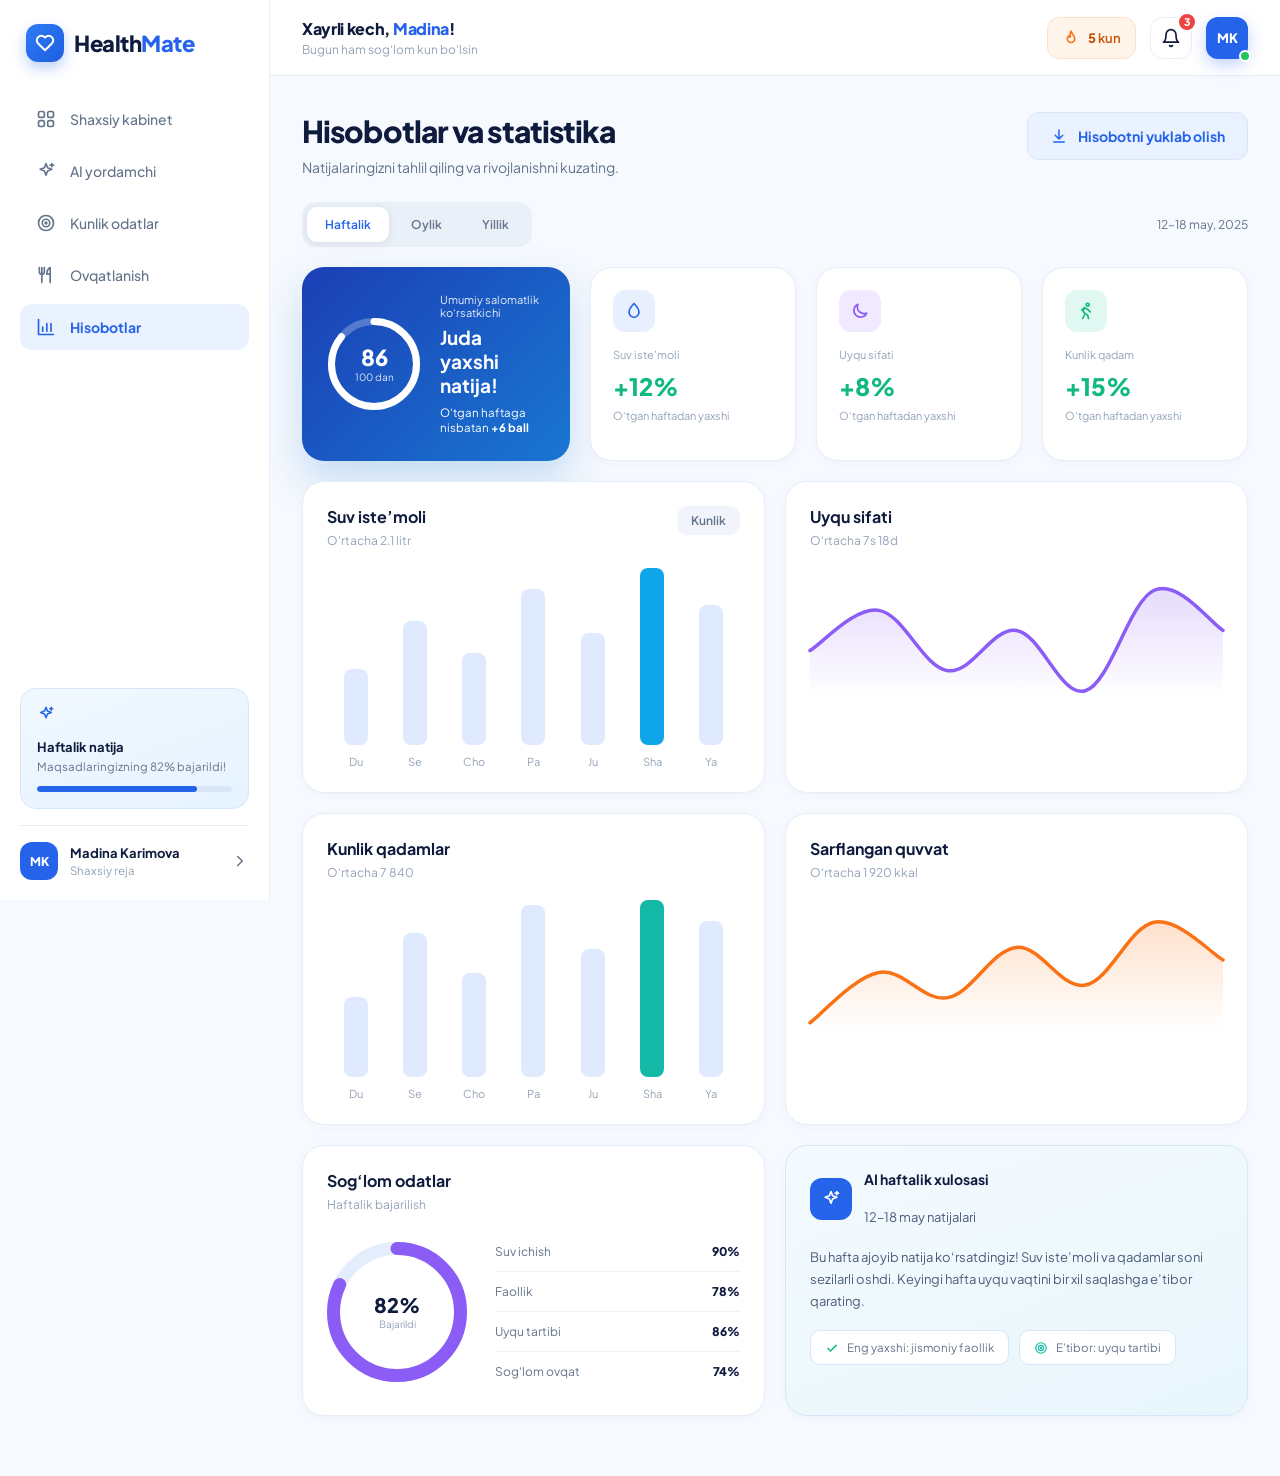
<file: pages/reports.html>
<!doctype html>
<html lang="uz">
  <head>
    <meta charset="utf-8" />
    <meta name="viewport" content="width=device-width, initial-scale=1" />
    <title>Hisobotlar — HealthMate</title>
    <link rel="preconnect" href="https://fonts.googleapis.com" />
    <link rel="preconnect" href="https://fonts.gstatic.com" crossorigin />
    <link
      rel="stylesheet"
      href="https://fonts.googleapis.com/css2?family=Plus+Jakarta+Sans:wght@400;500;600;700;800&display=swap"
    />
    <link rel="stylesheet" href="../css/app.css" />
  </head>
  <body>
    <div class="app">
      <aside class="sidebar-app" id="sidebar" aria-label="Asosiy menyu">
        <a
          class="s-logo"
          href="../index.html"
          aria-label="HealthMate — bosh sahifa"
        >
          <span class="s-logo-icon"
            ><svg
              width="22"
              height="22"
              viewBox="0 0 24 24"
              fill="none"
              stroke="#fff"
              stroke-width="2.2"
              stroke-linecap="round"
              stroke-linejoin="round"
              aria-hidden="true"
            >
              <path
                d="M19.5 12.6 12 20l-7.5-7.4a4.9 4.9 0 0 1 0-7 5 5 0 0 1 7 0l.5.5.5-.5a5 5 0 0 1 7 0 4.9 4.9 0 0 1 0 7Z"
              /></svg
          ></span>
          <span class="s-logo-text"
            >Health<span class="accent">Mate</span></span
          >
        </a>

        <nav class="s-nav">
          <a class="s-link" href="dashboard.html"
            ><svg
              width="20"
              height="20"
              viewBox="0 0 24 24"
              fill="none"
              stroke="currentColor"
              stroke-width="2"
              stroke-linecap="round"
              stroke-linejoin="round"
              aria-hidden="true"
            >
              <rect x="3" y="3" width="7" height="7" rx="2" />
              <rect x="14" y="3" width="7" height="7" rx="2" />
              <rect x="3" y="14" width="7" height="7" rx="2" />
              <rect x="14" y="14" width="7" height="7" rx="2" />
            </svg>
            Shaxsiy kabinet</a
          >
          <a class="s-link" href="ai.html"
            ><svg
              width="20"
              height="20"
              viewBox="0 0 24 24"
              fill="none"
              stroke="currentColor"
              stroke-width="2"
              stroke-linecap="round"
              stroke-linejoin="round"
              aria-hidden="true"
            >
              <path
                d="M12 3l1.9 5.1L19 10l-5.1 1.9L12 17l-1.9-5.1L5 10l5.1-1.9L12 3z"
              />
              <path d="M19 3v4M17 5h4" />
            </svg>
            AI yordamchi</a
          >
          <a class="s-link" href="tracker.html"
            ><svg
              width="20"
              height="20"
              viewBox="0 0 24 24"
              fill="none"
              stroke="currentColor"
              stroke-width="2"
              stroke-linecap="round"
              stroke-linejoin="round"
              aria-hidden="true"
            >
              <circle cx="12" cy="12" r="9" />
              <circle cx="12" cy="12" r="4.5" />
              <circle cx="12" cy="12" r="1" fill="currentColor" />
            </svg>
            Kunlik odatlar</a
          >
          <a class="s-link" href="nutrition.html"
            ><svg
              width="20"
              height="20"
              viewBox="0 0 24 24"
              fill="none"
              stroke="currentColor"
              stroke-width="2"
              stroke-linecap="round"
              stroke-linejoin="round"
              aria-hidden="true"
            >
              <path d="M7 3v8M4 3v5a3 3 0 0 0 6 0V3M7 11v10" />
              <path d="M17 21V3c-2.5 1.5-4 4.5-4 8h4" />
            </svg>
            Ovqatlanish</a
          >
          <a class="s-link is-active" href="reports.html" aria-current="page"
            ><svg
              width="20"
              height="20"
              viewBox="0 0 24 24"
              fill="none"
              stroke="currentColor"
              stroke-width="2"
              stroke-linecap="round"
              stroke-linejoin="round"
              aria-hidden="true"
            >
              <path d="M3 3v18h18" />
              <path d="M8 17v-5M13 17V8M18 17v-9" />
            </svg>
            Hisobotlar</a
          >
        </nav>

        <div class="s-bottom">
          <div class="weekly">
            <span class="accent"
              ><svg
                width="18"
                height="18"
                viewBox="0 0 24 24"
                fill="none"
                stroke="currentColor"
                stroke-width="2"
                stroke-linecap="round"
                stroke-linejoin="round"
                aria-hidden="true"
              >
                <path
                  d="M12 3l1.9 5.1L19 10l-5.1 1.9L12 17l-1.9-5.1L5 10l5.1-1.9L12 3z"
                />
                <path d="M19 3v4M17 5h4" /></svg
            ></span>
            <div class="weekly-title">Haftalik natija</div>
            <div class="weekly-sub">Maqsadlaringizning 82% bajarildi!</div>
            <div class="progress" style="--p: 82%"><span></span></div>
          </div>
          <a class="user-box" href="dashboard.html">
            <span class="user-avatar" data-user-initials>MK</span>
            <div>
              <div class="user-name" data-user-full>Madina Karimova</div>
              <div class="user-sub">Shaxsiy reja</div>
            </div>
            <span class="go"
              ><svg
                width="18"
                height="18"
                viewBox="0 0 24 24"
                fill="none"
                stroke="currentColor"
                stroke-width="2"
                stroke-linecap="round"
                stroke-linejoin="round"
                aria-hidden="true"
              >
                <path d="M9 6l6 6-6 6" /></svg
            ></span>
          </a>
        </div>
      </aside>

      <div class="overlay"></div>

      <div class="content">
        <header class="topbar">
          <button
            class="menu-btn"
            type="button"
            aria-label="Menyuni ochish"
            aria-controls="sidebar"
          >
            <svg
              width="20"
              height="20"
              viewBox="0 0 24 24"
              fill="none"
              stroke="currentColor"
              stroke-width="2"
              stroke-linecap="round"
              stroke-linejoin="round"
              aria-hidden="true"
            >
              <path d="M4 6h16M4 12h16M4 18h16" />
            </svg>
          </button>
          <button class="icon-btn" type="button" aria-label="Bildirishnomalar">
            <svg
              width="20"
              height="20"
              viewBox="0 0 24 24"
              fill="none"
              stroke="currentColor"
              stroke-width="2"
              stroke-linecap="round"
              stroke-linejoin="round"
              aria-hidden="true"
            >
              <path d="M6 8a6 6 0 0 1 12 0c0 7 3 9 3 9H3s3-2 3-9" />
              <path d="M10.3 21a1.94 1.94 0 0 0 3.4 0" /></svg
            ><span class="dot"></span>
          </button>
          <span class="top-avatar" aria-hidden="true" data-user-initials
            >MK</span
          >
        </header>

        <main class="page">
          <div class="page-head">
            <div>
              <h1 class="page-title">Hisobotlar va statistika</h1>
              <p class="page-sub">
                Natijalaringizni tahlil qiling va rivojlanishni kuzating.
              </p>
            </div>
            <button class="btn btn-soft" type="button" onclick="window.print()">
              <svg
                width="18"
                height="18"
                viewBox="0 0 24 24"
                fill="none"
                stroke="currentColor"
                stroke-width="2"
                stroke-linecap="round"
                stroke-linejoin="round"
                aria-hidden="true"
              >
                <path d="M12 4v11M7 11l5 5 5-5M5 20h14" />
              </svg>
              Hisobotni yuklab olish
            </button>
          </div>

          <div class="tabs-row">
            <div class="tabs" role="tablist" aria-label="Davr">
              <button
                class="tab is-active"
                type="button"
                role="tab"
                data-tab="week"
              >
                Haftalik
              </button>
              <button class="tab" type="button" role="tab" data-tab="month">
                Oylik
              </button>
              <button class="tab" type="button" role="tab" data-tab="year">
                Yillik
              </button>
            </div>
            <span class="page-sub" style="margin: 0; font-size: 12px" data-range
              >12–18 may, 2025</span
            >
          </div>

          <section class="rep-top">
            <article class="rep-score">
              <div
                class="ring-wrap on-dark"
                data-ring="86"
                data-size="92"
                data-stroke="7"
                style="width: 92px; height: 92px"
              >
                <svg
                  width="92"
                  height="92"
                  viewBox="0 0 92 92"
                  aria-hidden="true"
                >
                  <circle
                    class="track"
                    cx="46"
                    cy="46"
                    r="42.5"
                    stroke-width="7"
                  />
                  <circle
                    class="bar"
                    cx="46"
                    cy="46"
                    r="42.5"
                    stroke-width="7"
                    stroke-dasharray="267.04"
                    stroke-dashoffset="37.38"
                  />
                </svg>
                <div class="ring-label"><b>86</b><small>100 dan</small></div>
              </div>
              <div>
                <div class="lbl">Umumiy salomatlik ko‘rsatkichi</div>
                <div class="t">Juda yaxshi natija!</div>
                <div class="d">O‘tgan haftaga nisbatan <b>+6 ball</b></div>
              </div>
            </article>
            <article class="card rep-stat">
              <span class="ic ic-blue"
                ><svg
                  width="20"
                  height="20"
                  viewBox="0 0 24 24"
                  fill="none"
                  stroke="currentColor"
                  stroke-width="2"
                  stroke-linecap="round"
                  stroke-linejoin="round"
                  aria-hidden="true"
                >
                  <path
                    d="M12 3s6 6.2 6 10.5a6 6 0 0 1-12 0C6 9.2 12 3 12 3z"
                  /></svg
              ></span>
              <div class="lbl">Suv iste’moli</div>
              <div class="v">+12%</div>
              <div class="s">O‘tgan haftadan yaxshi</div>
            </article>
            <article class="card rep-stat">
              <span class="ic ic-purple"
                ><svg
                  width="20"
                  height="20"
                  viewBox="0 0 24 24"
                  fill="none"
                  stroke="currentColor"
                  stroke-width="2"
                  stroke-linecap="round"
                  stroke-linejoin="round"
                  aria-hidden="true"
                >
                  <path
                    d="M20 14.5A8 8 0 0 1 9.5 4a8 8 0 1 0 10.5 10.5z"
                  /></svg
              ></span>
              <div class="lbl">Uyqu sifati</div>
              <div class="v">+8%</div>
              <div class="s">O‘tgan haftadan yaxshi</div>
            </article>
            <article class="card rep-stat">
              <span class="ic ic-green"
                ><svg
                  width="20"
                  height="20"
                  viewBox="0 0 24 24"
                  fill="none"
                  stroke="currentColor"
                  stroke-width="2"
                  stroke-linecap="round"
                  stroke-linejoin="round"
                  aria-hidden="true"
                >
                  <circle cx="14" cy="4.5" r="1.8" />
                  <path
                    d="M8 21l3-6-2.5-2.5L10 8l4 2 3 3M11 15l3 2 1 4M10 8 7 11"
                  /></svg
              ></span>
              <div class="lbl">Kunlik qadam</div>
              <div class="v">+15%</div>
              <div class="s">O‘tgan haftadan yaxshi</div>
            </article>
          </section>

          <section class="grid g-2 mt-20">
            <article class="card">
              <div class="card-head">
                <div>
                  <h2 class="card-title">Suv iste’moli</h2>
                  <p class="card-sub">O‘rtacha 2.1 litr</p>
                </div>
                <span class="pill">Kunlik</span>
              </div>
              <div class="bars" data-bars="water"></div>
            </article>
            <article class="card">
              <div>
                <h2 class="card-title">Uyqu sifati</h2>
                <p class="card-sub">O‘rtacha 7s 18d</p>
              </div>
              <div class="chart-box" style="margin-top: 34px">
                <div
                  data-line="40,52,38,60,46,42,58,50,72,48,70,80"
                  data-line-id="sleep"
                  data-color="#8b5cf6"
                  data-h="170"
                ></div>
              </div>
            </article>
          </section>

          <section class="grid g-2 mt-20">
            <article class="card">
              <div>
                <h2 class="card-title">Kunlik qadamlar</h2>
                <p class="card-sub">O‘rtacha 7 840</p>
              </div>
              <div class="bars teal" data-bars="steps"></div>
            </article>
            <article class="card">
              <div>
                <h2 class="card-title">Sarflangan quvvat</h2>
                <p class="card-sub">O‘rtacha 1 920 kkal</p>
              </div>
              <div class="chart-box" style="margin-top: 34px">
                <div
                  data-line="40,52,38,60,46,42,58,50,72,48,70,80"
                  data-line-id="energy"
                  data-color="#f97316"
                  data-h="170"
                ></div>
              </div>
            </article>
          </section>

          <section class="grid g-2 mt-20">
            <article class="card">
              <div>
                <h2 class="card-title">Sog‘lom odatlar</h2>
                <p class="card-sub">Haftalik bajarilish</p>
              </div>
              <div class="habits">
                <div
                  class="ring-wrap"
                  data-ring="82"
                  data-size="140"
                  data-stroke="13"
                  data-color="#8b5cf6"
                  style="width: 140px; height: 140px"
                >
                  <svg
                    width="140"
                    height="140"
                    viewBox="0 0 140 140"
                    aria-hidden="true"
                  >
                    <circle
                      class="track"
                      cx="70"
                      cy="70"
                      r="63.5"
                      stroke-width="13"
                    />
                    <circle
                      class="bar"
                      cx="70"
                      cy="70"
                      r="63.5"
                      stroke-width="13"
                      stroke-dasharray="398.98"
                      stroke-dashoffset="71.82"
                      style="stroke: #8b5cf6"
                    />
                  </svg>
                  <div class="ring-label">
                    <b>82%</b><small>Bajarildi</small>
                  </div>
                </div>
                <div class="habit-list">
                  <div class="habit-line">
                    <span>Suv ichish</span><b>90%</b>
                  </div>
                  <div class="habit-line"><span>Faollik</span><b>78%</b></div>
                  <div class="habit-line">
                    <span>Uyqu tartibi</span><b>86%</b>
                  </div>
                  <div class="habit-line">
                    <span>Sog‘lom ovqat</span><b>74%</b>
                  </div>
                </div>
              </div>
            </article>
            <article class="card ai-card">
              <div class="ai-card-head">
                <span class="ai-ic"
                  ><svg
                    width="20"
                    height="20"
                    viewBox="0 0 24 24"
                    fill="none"
                    stroke="currentColor"
                    stroke-width="2"
                    stroke-linecap="round"
                    stroke-linejoin="round"
                    aria-hidden="true"
                  >
                    <path
                      d="M12 3l1.9 5.1L19 10l-5.1 1.9L12 17l-1.9-5.1L5 10l5.1-1.9L12 3z"
                    />
                    <path d="M19 3v4M17 5h4" /></svg
                ></span>
                <div>
                  <h2 class="card-title" style="font-size: 14px">
                    AI haftalik xulosasi
                  </h2>
                  <p class="card-sub">12–18 may natijalari</p>
                </div>
              </div>
              <p>
                Bu hafta ajoyib natija ko‘rsatdingiz! Suv iste’moli va qadamlar
                soni sezilarli oshdi. Keyingi hafta uyqu vaqtini bir xil
                saqlashga e’tibor qarating.
              </p>
              <div class="chips">
                <span class="chip" style="color: #10b981"
                  ><svg
                    width="14"
                    height="14"
                    viewBox="0 0 24 24"
                    fill="none"
                    stroke="currentColor"
                    stroke-width="2.6"
                    stroke-linecap="round"
                    stroke-linejoin="round"
                    aria-hidden="true"
                  >
                    <path d="M5 12.5l4.5 4.5L19 7.5" />
                  </svg>
                  <span style="color: #64748b"
                    >Eng yaxshi: jismoniy faollik</span
                  ></span
                >
                <span class="chip" style="color: #14b8a6"
                  ><svg
                    width="14"
                    height="14"
                    viewBox="0 0 24 24"
                    fill="none"
                    stroke="currentColor"
                    stroke-width="2"
                    stroke-linecap="round"
                    stroke-linejoin="round"
                    aria-hidden="true"
                  >
                    <circle cx="12" cy="12" r="9" />
                    <circle cx="12" cy="12" r="4.5" />
                    <circle cx="12" cy="12" r="1" fill="currentColor" />
                  </svg>
                  <span style="color: #64748b"
                    >E’tibor: uyqu tartibi</span
                  ></span
                >
              </div>
            </article>
          </section>
        </main>
      </div>
    </div>

    <script src="../js/profile.js" defer></script>
    <script src="../js/main.js" defer></script>
    <script src="../js/top.js" defer></script>
  </body>
</html>
</file>
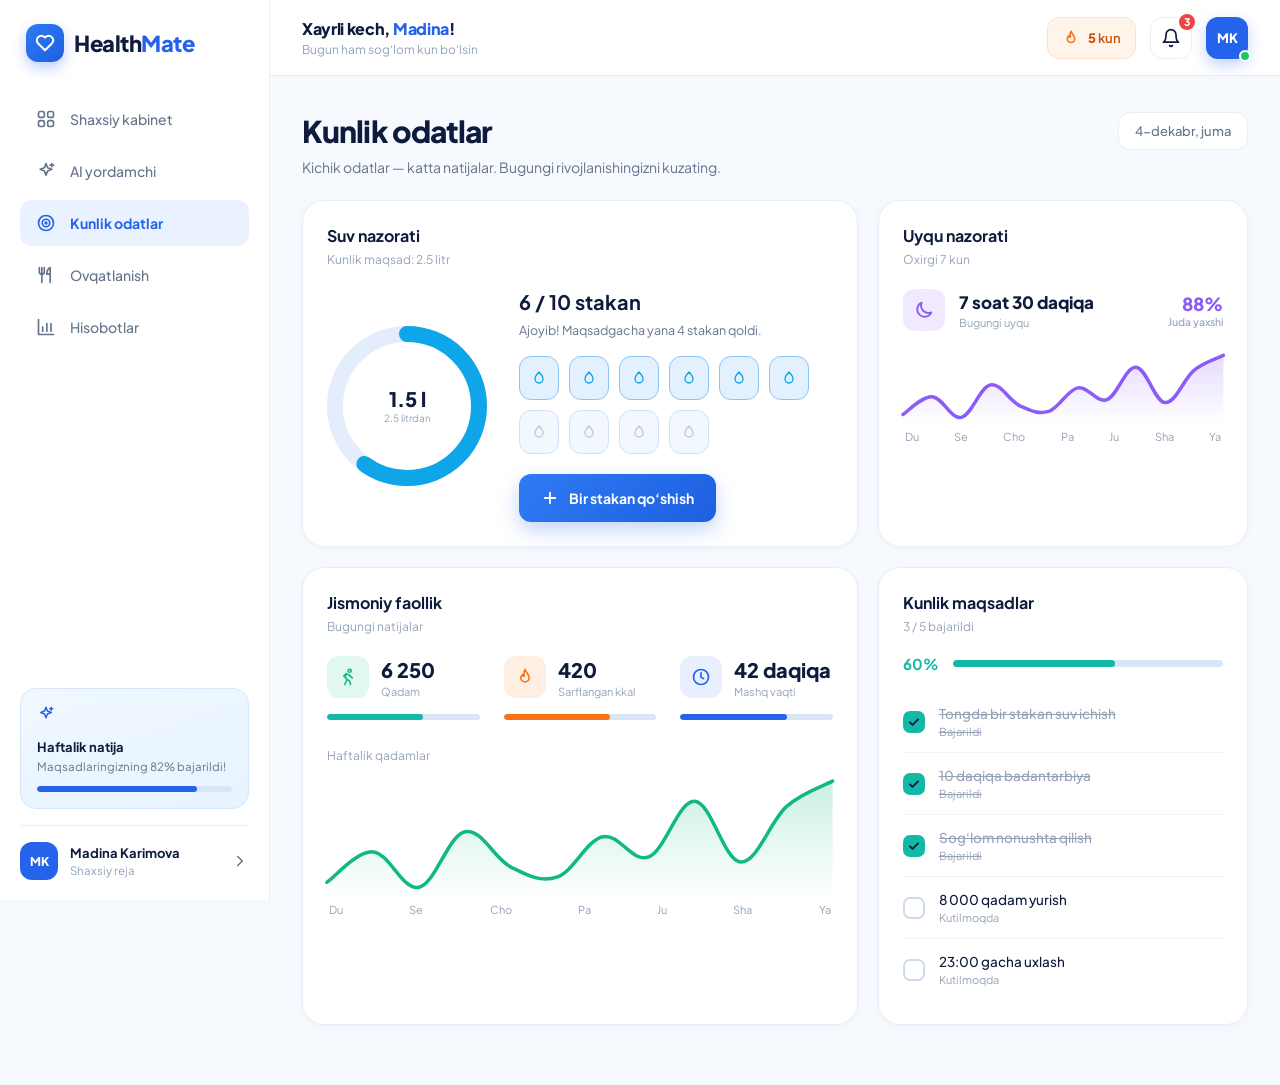
<file: pages/tracker.html>
<!doctype html>
<html lang="uz">
  <head>
    <meta charset="utf-8" />
    <meta name="viewport" content="width=device-width, initial-scale=1" />
    <title>Kunlik odatlar — HealthMate</title>
    <link rel="preconnect" href="https://fonts.googleapis.com" />
    <link rel="preconnect" href="https://fonts.gstatic.com" crossorigin />
    <link
      rel="stylesheet"
      href="https://fonts.googleapis.com/css2?family=Plus+Jakarta+Sans:wght@400;500;600;700;800&display=swap"
    />
    <link rel="stylesheet" href="../css/app.css" />
  </head>
  <body>
    <div class="app">
      <aside class="sidebar-app" id="sidebar" aria-label="Asosiy menyu">
        <a
          class="s-logo"
          href="../index.html"
          aria-label="HealthMate — bosh sahifa"
        >
          <span class="s-logo-icon"
            ><svg
              width="22"
              height="22"
              viewBox="0 0 24 24"
              fill="none"
              stroke="#fff"
              stroke-width="2.2"
              stroke-linecap="round"
              stroke-linejoin="round"
              aria-hidden="true"
            >
              <path
                d="M19.5 12.6 12 20l-7.5-7.4a4.9 4.9 0 0 1 0-7 5 5 0 0 1 7 0l.5.5.5-.5a5 5 0 0 1 7 0 4.9 4.9 0 0 1 0 7Z"
              /></svg
          ></span>
          <span class="s-logo-text"
            >Health<span class="accent">Mate</span></span
          >
        </a>

        <nav class="s-nav">
          <a class="s-link" href="dashboard.html"
            ><svg
              width="20"
              height="20"
              viewBox="0 0 24 24"
              fill="none"
              stroke="currentColor"
              stroke-width="2"
              stroke-linecap="round"
              stroke-linejoin="round"
              aria-hidden="true"
            >
              <rect x="3" y="3" width="7" height="7" rx="2" />
              <rect x="14" y="3" width="7" height="7" rx="2" />
              <rect x="3" y="14" width="7" height="7" rx="2" />
              <rect x="14" y="14" width="7" height="7" rx="2" />
            </svg>
            Shaxsiy kabinet</a
          >
          <a class="s-link" href="ai.html"
            ><svg
              width="20"
              height="20"
              viewBox="0 0 24 24"
              fill="none"
              stroke="currentColor"
              stroke-width="2"
              stroke-linecap="round"
              stroke-linejoin="round"
              aria-hidden="true"
            >
              <path
                d="M12 3l1.9 5.1L19 10l-5.1 1.9L12 17l-1.9-5.1L5 10l5.1-1.9L12 3z"
              />
              <path d="M19 3v4M17 5h4" />
            </svg>
            AI yordamchi</a
          >
          <a class="s-link is-active" href="tracker.html" aria-current="page"
            ><svg
              width="20"
              height="20"
              viewBox="0 0 24 24"
              fill="none"
              stroke="currentColor"
              stroke-width="2"
              stroke-linecap="round"
              stroke-linejoin="round"
              aria-hidden="true"
            >
              <circle cx="12" cy="12" r="9" />
              <circle cx="12" cy="12" r="4.5" />
              <circle cx="12" cy="12" r="1" fill="currentColor" />
            </svg>
            Kunlik odatlar</a
          >
          <a class="s-link" href="nutrition.html"
            ><svg
              width="20"
              height="20"
              viewBox="0 0 24 24"
              fill="none"
              stroke="currentColor"
              stroke-width="2"
              stroke-linecap="round"
              stroke-linejoin="round"
              aria-hidden="true"
            >
              <path d="M7 3v8M4 3v5a3 3 0 0 0 6 0V3M7 11v10" />
              <path d="M17 21V3c-2.5 1.5-4 4.5-4 8h4" />
            </svg>
            Ovqatlanish</a
          >
          <a class="s-link" href="reports.html"
            ><svg
              width="20"
              height="20"
              viewBox="0 0 24 24"
              fill="none"
              stroke="currentColor"
              stroke-width="2"
              stroke-linecap="round"
              stroke-linejoin="round"
              aria-hidden="true"
            >
              <path d="M3 3v18h18" />
              <path d="M8 17v-5M13 17V8M18 17v-9" />
            </svg>
            Hisobotlar</a
          >
        </nav>

        <div class="s-bottom">
          <div class="weekly">
            <span class="accent"
              ><svg
                width="18"
                height="18"
                viewBox="0 0 24 24"
                fill="none"
                stroke="currentColor"
                stroke-width="2"
                stroke-linecap="round"
                stroke-linejoin="round"
                aria-hidden="true"
              >
                <path
                  d="M12 3l1.9 5.1L19 10l-5.1 1.9L12 17l-1.9-5.1L5 10l5.1-1.9L12 3z"
                />
                <path d="M19 3v4M17 5h4" /></svg
            ></span>
            <div class="weekly-title">Haftalik natija</div>
            <div class="weekly-sub">Maqsadlaringizning 82% bajarildi!</div>
            <div class="progress" style="--p: 82%"><span></span></div>
          </div>
          <a class="user-box" href="dashboard.html">
            <span class="user-avatar" data-user-initials>MK</span>
            <div>
              <div class="user-name" data-user-full>Madina Karimova</div>
              <div class="user-sub">Shaxsiy reja</div>
            </div>
            <span class="go"
              ><svg
                width="18"
                height="18"
                viewBox="0 0 24 24"
                fill="none"
                stroke="currentColor"
                stroke-width="2"
                stroke-linecap="round"
                stroke-linejoin="round"
                aria-hidden="true"
              >
                <path d="M9 6l6 6-6 6" /></svg
            ></span>
          </a>
        </div>
      </aside>

      <div class="overlay"></div>

      <div class="content">
        <header class="topbar">
          <button
            class="menu-btn"
            type="button"
            aria-label="Menyuni ochish"
            aria-controls="sidebar"
          >
            <svg
              width="20"
              height="20"
              viewBox="0 0 24 24"
              fill="none"
              stroke="currentColor"
              stroke-width="2"
              stroke-linecap="round"
              stroke-linejoin="round"
              aria-hidden="true"
            >
              <path d="M4 6h16M4 12h16M4 18h16" />
            </svg>
          </button>
          <button class="icon-btn" type="button" aria-label="Bildirishnomalar">
            <svg
              width="20"
              height="20"
              viewBox="0 0 24 24"
              fill="none"
              stroke="currentColor"
              stroke-width="2"
              stroke-linecap="round"
              stroke-linejoin="round"
              aria-hidden="true"
            >
              <path d="M6 8a6 6 0 0 1 12 0c0 7 3 9 3 9H3s3-2 3-9" />
              <path d="M10.3 21a1.94 1.94 0 0 0 3.4 0" /></svg
            ><span class="dot"></span>
          </button>
          <span class="top-avatar" aria-hidden="true" data-user-initials
            >MK</span
          >
        </header>

        <main class="page">
          <div class="page-head">
            <div>
              <h1 class="page-title">Kunlik odatlar</h1>
              <p class="page-sub">
                Kichik odatlar — katta natijalar. Bugungi rivojlanishingizni
                kuzating.
              </p>
            </div>
            <span class="date-chip" data-today>18-may, yakshanba</span>
          </div>

          <section
            class="grid g-main mt-24"
            style="grid-template-columns: minmax(0, 1.5fr) minmax(0, 1fr)"
          >
            <article
              class="card"
              data-water
              data-total="10"
              data-cups="6"
              data-goal="2.5"
            >
              <div>
                <h2 class="card-title">Suv nazorati</h2>
                <p class="card-sub">Kunlik maqsad: 2.5 litr</p>
              </div>
              <div class="water-body">
                <div
                  class="ring-wrap"
                  data-water-ring
                  data-ring="60"
                  data-size="160"
                  data-stroke="16"
                  data-color="#0ea5e9"
                  style="width: 160px; height: 160px"
                >
                  <svg
                    width="160"
                    height="160"
                    viewBox="0 0 160 160"
                    aria-hidden="true"
                  >
                    <circle
                      class="track"
                      cx="80"
                      cy="80"
                      r="72"
                      stroke-width="16"
                    />
                    <circle
                      class="bar"
                      cx="80"
                      cy="80"
                      r="72"
                      stroke-width="16"
                      stroke-dasharray="452.39"
                      stroke-dashoffset="180.96"
                      style="stroke: #0ea5e9"
                    />
                  </svg>
                  <div class="ring-label">
                    <b data-water-liters>1.5 l</b><small>2.5 litrdan</small>
                  </div>
                </div>
                <div class="water-info">
                  <div class="water-count" data-water-count>6 / 10 stakan</div>
                  <div class="water-hint" data-water-hint>
                    Ajoyib! Maqsadgacha yana 4 stakan qoldi.
                  </div>
                  <div
                    class="glasses"
                    role="group"
                    aria-label="Stakanlar"
                  ></div>
                  <button class="btn" type="button" data-water-add>
                    <svg
                      width="18"
                      height="18"
                      viewBox="0 0 24 24"
                      fill="none"
                      stroke="currentColor"
                      stroke-width="2.4"
                      stroke-linecap="round"
                      stroke-linejoin="round"
                      aria-hidden="true"
                    >
                      <path d="M12 5v14M5 12h14" />
                    </svg>
                    Bir stakan qo‘shish
                  </button>
                </div>
              </div>
            </article>

            <article class="card">
              <div>
                <h2 class="card-title">Uyqu nazorati</h2>
                <p class="card-sub">Oxirgi 7 kun</p>
              </div>
              <div class="sleep-row">
                <span class="ic ic-purple"
                  ><svg
                    width="22"
                    height="22"
                    viewBox="0 0 24 24"
                    fill="none"
                    stroke="currentColor"
                    stroke-width="2"
                    stroke-linecap="round"
                    stroke-linejoin="round"
                    aria-hidden="true"
                  >
                    <path
                      d="M20 14.5A8 8 0 0 1 9.5 4a8 8 0 1 0 10.5 10.5z"
                    /></svg
                ></span>
                <div>
                  <div class="val">7 soat 30 daqiqa</div>
                  <div class="sub">Bugungi uyqu</div>
                </div>
                <div class="pct">88%<small>Juda yaxshi</small></div>
              </div>
              <div class="chart-box">
                <div
                  data-line="40,52,38,60,46,42,58,50,72,48,70,80"
                  data-color="#8b5cf6"
                  data-h="140"
                ></div>
                <div class="chart-days">
                  <span>Du</span><span>Se</span><span>Cho</span><span>Pa</span
                  ><span>Ju</span><span>Sha</span><span>Ya</span>
                </div>
              </div>
            </article>
          </section>

          <section
            class="grid g-main mt-20"
            style="grid-template-columns: minmax(0, 1.5fr) minmax(0, 1fr)"
          >
            <article class="card">
              <div>
                <h2 class="card-title">Jismoniy faollik</h2>
                <p class="card-sub">Bugungi natijalar</p>
              </div>
              <div class="act-grid">
                <div class="act-item">
                  <div class="row">
                    <span class="ic ic-green"
                      ><svg
                        width="20"
                        height="20"
                        viewBox="0 0 24 24"
                        fill="none"
                        stroke="currentColor"
                        stroke-width="2"
                        stroke-linecap="round"
                        stroke-linejoin="round"
                        aria-hidden="true"
                      >
                        <circle cx="14" cy="4.5" r="1.8" />
                        <path
                          d="M8 21l3-6-2.5-2.5L10 8l4 2 3 3M11 15l3 2 1 4M10 8 7 11"
                        /></svg
                    ></span>
                    <div>
                      <div class="v">6 250</div>
                      <div class="l">Qadam</div>
                    </div>
                  </div>
                  <div class="progress green" style="--p: 63%">
                    <span></span>
                  </div>
                </div>
                <div class="act-item">
                  <div class="row">
                    <span class="ic ic-orange"
                      ><svg
                        width="20"
                        height="20"
                        viewBox="0 0 24 24"
                        fill="none"
                        stroke="currentColor"
                        stroke-width="2"
                        stroke-linecap="round"
                        stroke-linejoin="round"
                        aria-hidden="true"
                      >
                        <path
                          d="M12 3c1 3.5 5 5.5 5 10a5 5 0 0 1-10 0c0-2 1-3 2-4 .3 1.5 1 2 2 2 0-3-1-5 1-8z"
                        /></svg
                    ></span>
                    <div>
                      <div class="v">420</div>
                      <div class="l">Sarflangan kkal</div>
                    </div>
                  </div>
                  <div class="progress orange" style="--p: 70%">
                    <span></span>
                  </div>
                </div>
                <div class="act-item">
                  <div class="row">
                    <span class="ic ic-blue"
                      ><svg
                        width="20"
                        height="20"
                        viewBox="0 0 24 24"
                        fill="none"
                        stroke="currentColor"
                        stroke-width="2"
                        stroke-linecap="round"
                        stroke-linejoin="round"
                        aria-hidden="true"
                      >
                        <circle cx="12" cy="12" r="9" />
                        <path d="M12 7v5l3 2" /></svg
                    ></span>
                    <div>
                      <div class="v">42 daqiqa</div>
                      <div class="l">Mashq vaqti</div>
                    </div>
                  </div>
                  <div class="progress" style="--p: 70%"><span></span></div>
                </div>
              </div>
              <div class="chart-box" style="margin-top: 28px">
                <div class="card-sub" style="margin: 0 0 8px">Haftalik qadamlar</div>
                <div
                  data-line="40,52,38,60,46,42,58,50,72,48,70,80"
                  data-color="#10b981"
                  data-h="150"
                ></div>
                <div class="chart-days">
                  <span>Du</span><span>Se</span><span>Cho</span><span>Pa</span><span>Ju</span><span>Sha</span><span>Ya</span>
                </div>
              </div>
            </article>

            <article class="card">
              <div>
                <h2 class="card-title">Kunlik maqsadlar</h2>
                <p class="card-sub" data-check-count>3 / 5 bajarildi</p>
              </div>
              <div class="total-pct">
                <b data-check-pct>60%</b>
                <div class="progress green" data-check-bar style="--p: 60%">
                  <span></span>
                </div>
              </div>
              <ul class="checks">
                <li class="check done">
                  <span class="check-box"
                    ><svg
                      width="14"
                      height="14"
                      viewBox="0 0 24 24"
                      fill="none"
                      stroke="currentColor"
                      stroke-width="3.2"
                      stroke-linecap="round"
                      stroke-linejoin="round"
                      aria-hidden="true"
                    >
                      <path d="M5 12.5l4.5 4.5L19 7.5" /></svg></span
                  ><span class="check-text"
                    >Tongda bir stakan suv ichish<small>Bajarildi</small></span
                  >
                </li>
                <li class="check done">
                  <span class="check-box"
                    ><svg
                      width="14"
                      height="14"
                      viewBox="0 0 24 24"
                      fill="none"
                      stroke="currentColor"
                      stroke-width="3.2"
                      stroke-linecap="round"
                      stroke-linejoin="round"
                      aria-hidden="true"
                    >
                      <path d="M5 12.5l4.5 4.5L19 7.5" /></svg></span
                  ><span class="check-text"
                    >10 daqiqa badantarbiya<small>Bajarildi</small></span
                  >
                </li>
                <li class="check done">
                  <span class="check-box"
                    ><svg
                      width="14"
                      height="14"
                      viewBox="0 0 24 24"
                      fill="none"
                      stroke="currentColor"
                      stroke-width="3.2"
                      stroke-linecap="round"
                      stroke-linejoin="round"
                      aria-hidden="true"
                    >
                      <path d="M5 12.5l4.5 4.5L19 7.5" /></svg></span
                  ><span class="check-text"
                    >Sog‘lom nonushta qilish<small>Bajarildi</small></span
                  >
                </li>
                <li class="check">
                  <span class="check-box"
                    ><svg
                      width="14"
                      height="14"
                      viewBox="0 0 24 24"
                      fill="none"
                      stroke="currentColor"
                      stroke-width="3.2"
                      stroke-linecap="round"
                      stroke-linejoin="round"
                      aria-hidden="true"
                    >
                      <path d="M5 12.5l4.5 4.5L19 7.5" /></svg></span
                  ><span class="check-text"
                    >8 000 qadam yurish<small>Kutilmoqda</small></span
                  >
                </li>
                <li class="check">
                  <span class="check-box"
                    ><svg
                      width="14"
                      height="14"
                      viewBox="0 0 24 24"
                      fill="none"
                      stroke="currentColor"
                      stroke-width="3.2"
                      stroke-linecap="round"
                      stroke-linejoin="round"
                      aria-hidden="true"
                    >
                      <path d="M5 12.5l4.5 4.5L19 7.5" /></svg></span
                  ><span class="check-text"
                    >23:00 gacha uxlash<small>Kutilmoqda</small></span
                  >
                </li>
              </ul>
            </article>
          </section>
        </main>
      </div>
    </div>

    <script src="../js/profile.js" defer></script>
    <script src="../js/main.js" defer></script>
    <script src="../js/top.js" defer></script>
  </body>
</html>
</file>
<file: css/style.css>
/* =====================================================
   HealthMate — asosiy stillar
   ===================================================== */

* {
  box-sizing: border-box;
}
body {
  margin: 0;
  font-family:
    "Plus Jakarta Sans",
    system-ui,
    -apple-system,
    "Segoe UI",
    sans-serif;
  color: #0f1b3d;
  background: #ffffff;
}
a {
  text-decoration: none;
  color: inherit;
}
.navlink {
  color: #475569;
  font-weight: 500;
  font-size: 16px;
}
.navlink:hover {
  color: #2563eb;
}
.btn-primary {
  transition:
    transform 0.15s ease,
    box-shadow 0.15s ease;
}
.btn-primary:hover {
  transform: translateY(-1px);
  box-shadow: 0 14px 28px rgba(37, 99, 235, 0.38);
}
.btn-soft:hover {
  background: #e0ecff;
}
a:focus-visible,
button:focus-visible {
  outline: 3px solid #93c5fd;
  outline-offset: 2px;
}
@media (max-width: 860px) {
  .navmid {
    display: none !important;
  }
  .hero-title {
    font-size: 42px !important;
  }
}
@media (max-width: 520px) {
  .hero-title {
    font-size: 34px !important;
  }
  .hero-text {
    font-size: 17px !important;
  }
}

.accent {
  color: #2563eb;
}

.hero-wrap {
  position: relative;
  min-height: 780px;
  overflow: hidden;
  background: linear-gradient(160deg, #ffffff 0%, #f6faff 45%, #eaf4ff 100%);
}

.hero-glow {
  position: absolute;
  top: 60px;
  right: -120px;
  width: 620px;
  height: 620px;
  border-radius: 50%;
  background: radial-gradient(
    circle,
    rgba(186, 222, 255, 0.55) 0%,
    rgba(186, 222, 255, 0) 70%
  );
  pointer-events: none;
}

/* NAVBAR */
.header {
  position: relative;
  z-index: 2;
  max-width: 1280px;
  margin: 0 auto;
  padding: 4px 31px 0;
  display: flex;
  flex-wrap: wrap;
  align-items: center;
  justify-content: space-between;
  gap: 16px;
  min-height: 58px;
}

.logo {
  display: flex;
  align-items: center;
  gap: 10px;
}

.logo-icon {
  width: 40px;
  height: 40px;
  border-radius: 12px;
  background: linear-gradient(135deg, #2f7bf5, #1d5fe0);
  display: flex;
  align-items: center;
  justify-content: center;
  box-shadow: 0 6px 14px rgba(37, 99, 235, 0.3);
}

.logo-text {
  font-size: 23px;
  font-weight: 800;
  letter-spacing: -0.02em;
  color: #0f1b3d;
}

.navmid {
  display: flex;
  align-items: center;
  gap: 34px;
  margin-left: auto;
  margin-right: auto;
}

.header-actions {
  display: flex;
  align-items: center;
  gap: 30px;
}

.login-link {
  font-weight: 700;
  font-size: 15px;
  color: #0f1b3d;
}

.btn-signup {
  display: inline-flex;
  align-items: center;
  justify-content: center;
  height: 46px;
  padding: 0 21px;
  border-radius: 12px;
  background: linear-gradient(135deg, #2f7bf5, #1d5fe0);
  color: #ffffff;
  font-weight: 700;
  font-size: 15px;
  box-shadow: 0 8px 20px rgba(37, 99, 235, 0.3);
}

/* HERO */
.main {
  position: relative;
  z-index: 1;
  max-width: 1280px;
  margin: 0 auto;
  padding: 76px 31px 40px;
  display: flex;
  flex-wrap: wrap;
  align-items: flex-start;
  gap: 40px;
}

.hero-left {
  flex: 1 1 500px;
  min-width: 0;
  max-width: 560px;
}

.badge {
  display: inline-flex;
  align-items: center;
  gap: 10px;
  height: 38px;
  padding: 0 16px 0 14px;
  border-radius: 999px;
  background: #eaf2ff;
  border: 1px solid #d6e6fb;
  color: #2563eb;
  font-weight: 600;
  font-size: 14px;
}

.hero-title {
  margin: 20px 0 0;
  font-size: 56px;
  line-height: 1.1;
  font-weight: 800;
  letter-spacing: -0.035em;
  color: #0f1b3d;
}

.title-line {
  display: block;
}

.hero-text {
  margin: 22px 0 0;
  max-width: 500px;
  font-size: 19px;
  line-height: 1.7;
  color: #64748b;
  font-weight: 400;
}

.cta {
  margin-top: 36px;
  display: flex;
  flex-wrap: wrap;
  gap: 14px;
}

.btn-start {
  display: inline-flex;
  align-items: center;
  justify-content: center;
  gap: 12px;
  height: 57px;
  padding: 0 25px;
  border-radius: 14px;
  background: linear-gradient(135deg, #2f7bf5, #1d5fe0);
  color: #ffffff;
  font-weight: 700;
  font-size: 17px;
  box-shadow: 0 10px 24px rgba(37, 99, 235, 0.3);
}

.btn-features {
  display: inline-flex;
  align-items: center;
  justify-content: center;
  height: 57px;
  padding: 0 25px;
  border-radius: 14px;
  background: #eaf2ff;
  border: 1px solid #d6e6fb;
  color: #2563eb;
  font-weight: 700;
  font-size: 17px;
}

.social {
  margin-top: 32px;
  display: flex;
  align-items: center;
  gap: 16px;
}

.avatars {
  display: flex;
  align-items: center;
}

.avatar {
  width: 30px;
  height: 30px;
  border-radius: 50%;
  border: 2px solid #ffffff;
}

.avatar-1 {
  background: linear-gradient(135deg, #7aa8f7, #4f83e8);
}

.avatar-2 {
  background: linear-gradient(135deg, #f9a8b8, #ef7d95);
  margin-left: -8px;
}

.avatar-3 {
  background: linear-gradient(135deg, #4fd6a8, #22b88a);
  margin-left: -8px;
}

.social-title {
  font-weight: 700;
  font-size: 14px;
  color: #0f1b3d;
}

.social-sub {
  font-size: 13px;
  color: #64748b;
  margin-top: 2px;
}

/* DASHBOARD MOCKUP */
.hero-right {
  flex: 1 1 480px;
  min-width: 0;
  max-width: 600px;
  margin-left: auto;
  position: relative;
  padding: 0 0 30px;
}

.mockup {
  position: relative;
  display: flex;
  border-radius: 28px;
  background: #ffffff;
  border: 1px solid #e3edf9;
  box-shadow:
    0 30px 70px rgba(37, 99, 235, 0.12),
    0 4px 16px rgba(15, 27, 61, 0.04);
  overflow: hidden;
  min-height: 508px;
}

.sidebar {
  width: 142px;
  flex: 0 0 142px;
  padding: 28px 20px;
  background: #f8fbff;
  border-right: 1px solid #e8f0fa;
}

.sb-brand {
  display: flex;
  align-items: center;
  gap: 6px;
}

.sb-logo {
  width: 24px;
  height: 24px;
  border-radius: 8px;
  background: linear-gradient(135deg, #2f7bf5, #1d5fe0);
  display: flex;
  align-items: center;
  justify-content: center;
}

.sb-name {
  font-size: 12px;
  font-weight: 800;
  color: #0f1b3d;
}

.sb-lines {
  margin-top: 34px;
  display: flex;
  flex-direction: column;
  gap: 20px;
}

.sb-line {
  display: block;
  height: 10px;
  width: 100%;
  border-radius: 6px;
  background: #dbe6f3;
}

.sb-line-2 {
  background: #a9cdf8;
}

.sb-line-3 {
  width: 76%;
}

.sb-line-4 {
  width: 92%;
}

.dash {
  flex: 1 1 auto;
  min-width: 0;
  padding: 24px 24px 22px;
}

.dash-top {
  display: flex;
  align-items: flex-start;
  justify-content: space-between;
}

.dash-hello {
  font-size: 11px;
  color: #94a3b8;
}

.dash-name {
  font-size: 16px;
  font-weight: 700;
  color: #0f1b3d;
  margin-top: 4px;
}

.dash-avatar {
  width: 32px;
  height: 32px;
  border-radius: 50%;
  background: #bcd7fb;
}

.score {
  margin-top: 22px;
  display: flex;
  align-items: center;
  justify-content: space-between;
  gap: 12px;
  padding: 22px;
  border-radius: 18px;
  background: linear-gradient(
    120deg,
    #1f5fe0 0%,
    #1b7be8 55%,
    #10a2ea 100%
  );
  color: #ffffff;
  min-height: 110px;
}

.score-label {
  font-size: 11px;
  font-weight: 500;
  opacity: 0.92;
}

.score-value {
  margin-top: 6px;
  display: flex;
  align-items: baseline;
  gap: 2px;
}

.score-num {
  font-size: 40px;
  font-weight: 800;
  letter-spacing: -0.03em;
  line-height: 1;
}

.score-max {
  font-size: 13px;
  font-weight: 600;
  opacity: 0.85;
}

.ring {
  position: relative;
  width: 70px;
  height: 70px;
  flex: 0 0 70px;
}

.ring-text {
  position: absolute;
  inset: 0;
  display: flex;
  align-items: center;
  justify-content: center;
  font-size: 13px;
  font-weight: 700;
}

.stats {
  margin-top: 14px;
  display: grid;
  grid-template-columns: repeat(3, minmax(0, 1fr));
  gap: 10px;
}

.stat {
  padding: 16px 14px;
  border-radius: 16px;
  border: 1px solid #e6eef8;
  background: #ffffff;
}

.stat-value {
  margin-top: 12px;
  font-size: 13px;
  font-weight: 700;
  color: #0f1b3d;
}

.stat-label {
  margin-top: 6px;
  font-size: 9px;
  color: #94a3b8;
}

.chart {
  margin-top: 14px;
  padding: 22px 20px 14px;
  border-radius: 18px;
  border: 1px solid #e6eef8;
  background: #ffffff;
}

.chart-title {
  font-size: 11px;
  font-weight: 700;
  color: #0f1b3d;
}

.chart-svg {
  display: block;
  margin-top: 14px;
  max-width: 100%;
}

/* FLOATING CARDS */
.float {
  position: absolute;
  display: flex;
  align-items: center;
  gap: 12px;
  border-radius: 16px;
  background: #ffffff;
  border: 1px solid #e8f0fa;
  box-shadow: 0 16px 36px rgba(15, 27, 61, 0.1);
}

.float-top {
  top: 68px;
  right: -34px;
  padding: 12px 18px 12px 16px;
}

.float-bottom {
  left: -38px;
  bottom: 14px;
  padding: 14px 22px 14px 14px;
}

.float-icon {
  border-radius: 12px;
  display: flex;
  align-items: center;
  justify-content: center;
}

.float-icon-green {
  width: 42px;
  height: 42px;
  background: #e4f7ef;
}

.float-icon-blue {
  width: 44px;
  height: 44px;
  background: #e8f0ff;
}

.float-title {
  font-size: 12px;
  font-weight: 700;
  color: #0f1b3d;
}

.float-sub {
  font-size: 11px;
  color: #94a3b8;
  margin-top: 3px;
}

/* ===== STATISTIKA ===== */
.numbers {
  background: #f8fbff;
  border-bottom: 1px solid #e8f0fa;
}

.numbers-inner {
  max-width: 1280px;
  margin: 0 auto;
  padding: 34px 31px 34px;
  display: grid;
  grid-template-columns: repeat(4, minmax(0, 1fr));
}

.num-item {
  text-align: center;
  padding: 0 16px;
}

.num-item + .num-item {
  border-left: 1px solid #e3edf9;
}

.num-value {
  font-size: 28px;
  font-weight: 800;
  letter-spacing: -0.02em;
  line-height: 1.2;
  color: #2563eb;
}

.num-label {
  margin-top: 8px;
  font-size: 13px;
  color: #94a3b8;
}

/* ===== IMKONIYATLAR SARLAVHASI ===== */
.features {
  padding: 110px 31px 60px;
  background: #ffffff;
}

.section-head {
  max-width: 780px;
  margin: 0 auto;
  text-align: center;
}

.section-title {
  margin: 22px 0 0;
  font-size: 44px;
  line-height: 1.2;
  font-weight: 800;
  letter-spacing: -0.035em;
  color: #0f1b3d;
}

.section-text {
  margin: 20px auto 0;
  max-width: 640px;
  font-size: 17px;
  line-height: 1.7;
  color: #64748b;
}

@media (max-width: 860px) {
  .numbers-inner {
    grid-template-columns: repeat(2, minmax(0, 1fr));
    row-gap: 28px;
  }

  .num-item:nth-child(3) {
    border-left: 0;
  }

  .features {
    padding-top: 80px;
  }

  .section-title {
    font-size: 36px;
  }
}

@media (max-width: 520px) {
  .section-title {
    font-size: 30px;
  }

  .section-text {
    font-size: 16px;
  }
}

/* =====================================================
   HealthMate — qo'shimcha bo'limlar
   (imkoniyat kartochkalari + AI maslahatchi banneri)
   style.css dan KEYIN ulanadi, uning qiymatlariga tayanadi.
   ===================================================== */

html {
  scroll-behavior: smooth;
}

@media (prefers-reduced-motion: reduce) {
  html {
    scroll-behavior: auto;
  }
}

#home,
#features,
#ai {
  scroll-margin-top: 16px;
}

.navlink.is-active {
  color: #2563eb;
  font-weight: 600;
}

/* ===== REVEAL (JS yoqilganda) =====
   Paydo bo'lish `translate` bilan qilinadi, hover esa `transform` bilan —
   shuning uchun ikkalasi bir-biriga xalaqit bermaydi. */
.js .reveal {
  opacity: 0;
  translate: 0 18px;
  transition:
    opacity 0.6s ease var(--d, 0ms),
    translate 0.6s ease var(--d, 0ms);
}

.js .reveal.is-visible {
  opacity: 1;
  translate: 0 0;
}

/* hover animatsiyasi bor kartochkalar uchun birlashgan transition */
.js .fcard.reveal,
.js .tcard.reveal {
  transition:
    opacity 0.6s ease var(--d, 0ms),
    translate 0.6s ease var(--d, 0ms),
    transform 0.25s ease,
    box-shadow 0.25s ease,
    border-color 0.25s ease;
}

@media (prefers-reduced-motion: reduce) {
  .js .reveal {
    opacity: 1;
    translate: none;
    transition: none;
  }
}

/* ===== IMKONIYAT KARTOCHKALARI ===== */
.features {
  padding-bottom: 40px;
}

.features-grid {
  max-width: 1280px;
  margin: 56px auto 0;
  padding: 0 0;
  display: grid;
  grid-template-columns: repeat(4, minmax(0, 1fr));
  gap: 24px;
}

.fcard {
  position: relative;
  display: flex;
  flex-direction: column;
  padding: 24px 24px 22px;
  border-radius: 24px;
  background: #ffffff;
  border: 1px solid #e6eef8;
  box-shadow: 0 2px 10px rgba(15, 27, 61, 0.03);
  transition:
    transform 0.25s ease,
    box-shadow 0.25s ease,
    border-color 0.25s ease;
}

.fcard:hover,
.fcard:focus-within {
  transform: translateY(-6px);
  border-color: #c9dcf8;
  box-shadow: 0 24px 48px rgba(37, 99, 235, 0.12);
}

.fcard-icon {
  width: 48px;
  height: 48px;
  border-radius: 14px;
  display: flex;
  align-items: center;
  justify-content: center;
}

.fcard-icon-blue {
  background: #e8f0ff;
}

.fcard-icon-purple {
  background: #f0e9ff;
}

.fcard-icon-orange {
  background: #ffefe3;
}

.fcard-icon-green {
  background: #e1f7f1;
}

.fcard-title {
  margin: 28px 0 0;
  font-size: 17px;
  font-weight: 600;
  letter-spacing: -0.01em;
  color: #0f1b3d;
}

.fcard-text {
  margin: 10px 0 0;
  font-size: 13.5px;
  line-height: 1.65;
  color: #7b8aa3;
  flex: 1 1 auto;
}

.fcard-link {
  margin-top: 22px;
  display: inline-flex;
  align-items: center;
  gap: 8px;
  align-self: flex-start;
  font-size: 13px;
  font-weight: 700;
  color: #2563eb;
}

.fcard-link svg {
  transition: transform 0.2s ease;
}

.fcard-link:hover svg,
.fcard:hover .fcard-link svg {
  transform: translateX(4px);
}

/* ===== AI MASLAHATCHI BANNERI ===== */
.ai-section {
  padding: 56px 31px 110px;
  background: #ffffff;
}

.ai-banner {
  position: relative;
  overflow: hidden;
  max-width: 1280px;
  margin: 0 auto;
  display: flex;
  flex-wrap: wrap;
  align-items: center;
  gap: 40px;
  padding: 72px 64px;
  border-radius: 32px;
  color: #ffffff;
  background: linear-gradient(
    125deg,
    #1b3a9e 0%,
    #1565c0 38%,
    #1384c4 70%,
    #14b8a6 100%
  );
  box-shadow: 0 30px 70px rgba(21, 101, 192, 0.25);
}

/* chap tomon: aylanalar */
.ai-visual {
  position: relative;
  flex: 0 0 300px;
  width: 300px;
  height: 300px;
  margin: 0 auto;
  display: flex;
  align-items: center;
  justify-content: center;
}

.ai-ring {
  position: absolute;
  border-radius: 50%;
  border: 1px solid rgba(255, 255, 255, 0.22);
}

.ai-ring-1 {
  width: 300px;
  height: 300px;
  border-color: rgba(255, 255, 255, 0.14);
  animation: ai-pulse 5s ease-in-out infinite;
}

.ai-ring-2 {
  width: 252px;
  height: 252px;
  border-color: rgba(255, 255, 255, 0.2);
  animation: ai-pulse 5s ease-in-out 0.6s infinite;
}

.ai-core {
  position: relative;
  width: 200px;
  height: 200px;
  border-radius: 50%;
  display: flex;
  align-items: center;
  justify-content: center;
  background: rgba(255, 255, 255, 0.16);
  border: 1px solid rgba(255, 255, 255, 0.38);
  box-shadow:
    inset 0 0 40px rgba(255, 255, 255, 0.14),
    0 20px 50px rgba(8, 30, 90, 0.25);
  backdrop-filter: blur(6px);
  -webkit-backdrop-filter: blur(6px);
}

.ai-core svg {
  animation: ai-float 4s ease-in-out infinite;
}

@keyframes ai-pulse {
  0%,
  100% {
    transform: scale(1);
    opacity: 1;
  }
  50% {
    transform: scale(1.035);
    opacity: 0.6;
  }
}

@keyframes ai-float {
  0%,
  100% {
    transform: translateY(0);
  }
  50% {
    transform: translateY(-5px);
  }
}

@media (prefers-reduced-motion: reduce) {
  .ai-ring,
  .ai-core svg {
    animation: none;
  }
}

/* o'ng tomon: matn */
.ai-content {
  flex: 1 1 420px;
  min-width: 0;
}

.ai-badge {
  display: inline-flex;
  align-items: center;
  height: 34px;
  padding: 0 16px;
  border-radius: 999px;
  background: rgba(255, 255, 255, 0.14);
  border: 1px solid rgba(255, 255, 255, 0.32);
  font-size: 13px;
  font-weight: 700;
  color: #ffffff;
}

.ai-title {
  margin: 20px 0 0;
  font-size: 40px;
  line-height: 1.15;
  font-weight: 800;
  letter-spacing: -0.03em;
  color: #ffffff;
}

.ai-title .ai-accent {
  display: block;
  color: #9bdcff;
}

.ai-text {
  margin: 20px 0 0;
  max-width: 560px;
  font-size: 16px;
  line-height: 1.7;
  color: rgba(255, 255, 255, 0.9);
}

.ai-points {
  margin: 26px 0 0;
  padding: 0;
  list-style: none;
  display: flex;
  flex-wrap: wrap;
  gap: 14px 24px;
}

.ai-points li {
  display: inline-flex;
  align-items: center;
  gap: 8px;
  font-size: 13px;
  font-weight: 700;
  color: #ffffff;
}

.ai-check {
  width: 22px;
  height: 22px;
  border-radius: 50%;
  display: inline-flex;
  align-items: center;
  justify-content: center;
  background: rgba(255, 255, 255, 0.18);
  border: 1px solid rgba(255, 255, 255, 0.3);
}

.btn-ai {
  margin-top: 34px;
  display: inline-flex;
  align-items: center;
  justify-content: center;
  gap: 12px;
  height: 54px;
  padding: 0 26px;
  border-radius: 14px;
  background: #ffffff;
  color: #2563eb;
  font-weight: 700;
  font-size: 15px;
  box-shadow: 0 12px 28px rgba(8, 30, 90, 0.22);
  transition:
    transform 0.15s ease,
    box-shadow 0.15s ease;
}

.btn-ai:hover {
  transform: translateY(-2px);
  box-shadow: 0 18px 36px rgba(8, 30, 90, 0.3);
}

.btn-ai:focus-visible {
  outline: 3px solid #bfe3ff;
  outline-offset: 3px;
}

/* ===== RESPONSIV ===== */
@media (max-width: 1100px) {
  .features-grid {
    grid-template-columns: repeat(2, minmax(0, 1fr));
  }
}

@media (max-width: 860px) {
  .ai-banner {
    padding: 48px 32px;
    gap: 32px;
  }

  .ai-title {
    font-size: 34px;
  }

  .ai-section {
    padding-bottom: 80px;
  }
}

@media (max-width: 520px) {
  .features-grid {
    grid-template-columns: minmax(0, 1fr);
    margin-top: 40px;
  }

  .ai-banner {
    padding: 36px 22px;
    border-radius: 26px;
  }

  .ai-visual {
    transform: scale(0.82);
    flex-basis: 250px;
    height: 250px;
  }

  .ai-title {
    font-size: 28px;
  }

  .ai-text {
    font-size: 15px;
  }

  .btn-ai {
    width: 100%;
  }
}

/* =====================================================
   FOYDALANUVCHILAR FIKRI
   ===================================================== */
.reviews {
  padding: 40px 31px 110px;
  background: #ffffff;
}

.reviews-grid {
  max-width: 1280px;
  margin: 56px auto 0;
  display: grid;
  grid-template-columns: repeat(3, minmax(0, 1fr));
  gap: 24px;
}

.tcard {
  display: flex;
  flex-direction: column;
  padding: 28px 28px 26px;
  border-radius: 24px;
  background: #ffffff;
  border: 1px solid #e6eef8;
  box-shadow: 0 2px 10px rgba(15, 27, 61, 0.03);
  transition:
    transform 0.25s ease,
    box-shadow 0.25s ease,
    border-color 0.25s ease;
}

.tcard:hover {
  transform: translateY(-6px);
  border-color: #c9dcf8;
  box-shadow: 0 24px 48px rgba(37, 99, 235, 0.12);
}

.stars {
  display: flex;
  gap: 4px;
  color: #f59e0b;
  font-size: 14px;
  line-height: 1;
  letter-spacing: 0;
}

.tcard-quote {
  margin: 20px 0 0;
  flex: 1 1 auto;
  font-size: 15px;
  line-height: 1.8;
  color: #64748b;
}

.tcard-author {
  margin-top: 26px;
  display: flex;
  align-items: center;
  gap: 14px;
}

.tcard-avatar {
  width: 44px;
  height: 44px;
  flex: 0 0 44px;
  border-radius: 50%;
  display: flex;
  align-items: center;
  justify-content: center;
  background: #e5eeff;
  color: #2563eb;
  font-size: 18px;
  font-weight: 700;
}

.tcard-name {
  font-size: 13.5px;
  font-weight: 700;
  color: #0f1b3d;
}

.tcard-role {
  margin-top: 4px;
  font-size: 13px;
  color: #94a3b8;
}

/* =====================================================
   FOOTER
   ===================================================== */
.footer {
  background: #0f1b3d;
  color: #ffffff;
}

.footer-inner {
  max-width: 1280px;
  margin: 0 auto;
  padding: 56px 31px 28px;
  display: grid;
  grid-template-columns: 2fr 1fr 1fr;
  gap: 40px;
}

.footer-brand .logo-text {
  color: #ffffff;
}

.footer-brand .accent {
  color: #3b82f6;
}

.footer-tagline {
  margin: 22px 0 0;
  max-width: 360px;
  font-size: 15px;
  line-height: 1.6;
  color: #b7c3dc;
}

.footer-col h3 {
  margin: 6px 0 0;
  font-size: 16px;
  font-weight: 700;
  color: #ffffff;
}

.footer-col ul {
  margin: 20px 0 0;
  padding: 0;
  list-style: none;
  display: flex;
  flex-direction: column;
  gap: 16px;
}

.footer-col a {
  font-size: 14px;
  color: #b7c3dc;
  transition: color 0.15s ease;
}

.footer-col a:hover {
  color: #ffffff;
}

.footer-bottom {
  max-width: 1280px;
  margin: 0 auto;
  padding: 0 31px 32px;
  font-size: 12.5px;
  color: #7f8eab;
}

/* tepaga qaytish tugmasi */
.to-top {
  position: fixed;
  right: 24px;
  bottom: 24px;
  z-index: 20;
  width: 44px;
  height: 44px;
  border: 0;
  border-radius: 50%;
  display: flex;
  align-items: center;
  justify-content: center;
  background: #0f1b3d;
  color: #ffffff;
  cursor: pointer;
  box-shadow: 0 10px 24px rgba(15, 27, 61, 0.3);
  opacity: 0;
  visibility: hidden;
  transform: translateY(10px);
  transition:
    opacity 0.25s ease,
    transform 0.25s ease,
    visibility 0.25s ease,
    background 0.15s ease;
}

.to-top.is-shown {
  opacity: 1;
  visibility: visible;
  transform: none;
}

.to-top:hover {
  background: #2563eb;
}

/* ===== RESPONSIV: fikrlar + footer ===== */
@media (max-width: 1100px) {
  .reviews-grid {
    grid-template-columns: repeat(2, minmax(0, 1fr));
  }
}

@media (max-width: 860px) {
  .reviews {
    padding-bottom: 80px;
  }

  .footer-inner {
    grid-template-columns: repeat(2, minmax(0, 1fr));
  }

  .footer-brand {
    grid-column: 1 / -1;
  }
}

@media (max-width: 520px) {
  .reviews-grid {
    grid-template-columns: minmax(0, 1fr);
    margin-top: 40px;
  }

  .footer-inner {
    padding-top: 44px;
  }
}

/* =====================================================
   FOYDALANUVCHI MODALI
   ===================================================== */
.modal {
  position: fixed;
  inset: 0;
  z-index: 100;
  display: flex;
  align-items: center;
  justify-content: center;
  padding: 20px;
  background: rgba(15, 27, 61, 0.55);
  backdrop-filter: blur(4px);
  -webkit-backdrop-filter: blur(4px);
}

.modal[hidden] {
  display: none;
}

.modal-box {
  width: 100%;
  max-width: 440px;
  padding: 36px 32px 32px;
  border-radius: 24px;
  background: #ffffff;
  box-shadow: 0 30px 80px rgba(15, 27, 61, 0.3);
  animation: modal-in 0.3s ease;
}

@keyframes modal-in {
  from {
    opacity: 0;
    transform: translateY(16px) scale(0.98);
  }
  to {
    opacity: 1;
    transform: none;
  }
}

.modal-title {
  margin: 0;
  font-size: 26px;
  font-weight: 800;
  letter-spacing: -0.03em;
  color: #0f1b3d;
}

.modal-text {
  margin: 10px 0 0;
  font-size: 14px;
  line-height: 1.6;
  color: #64748b;
}

.modal-form {
  margin-top: 24px;
  display: flex;
  flex-direction: column;
  gap: 16px;
}

.modal-form label {
  display: flex;
  flex-direction: column;
  gap: 8px;
  font-size: 13px;
  font-weight: 700;
  color: #0f1b3d;
}

.modal-form input {
  height: 50px;
  padding: 0 16px;
  border-radius: 12px;
  border: 1px solid #d6e6fb;
  background: #f8fbff;
  font-family: inherit;
  font-size: 15px;
  color: #0f1b3d;
}

.modal-form input:focus {
  outline: 3px solid #93c5fd;
  outline-offset: 0;
  border-color: #2563eb;
  background: #ffffff;
}

.modal-error {
  min-height: 18px;
  margin: 0;
  font-size: 12.5px;
  color: #dc2626;
}

.modal-btn {
  height: 52px;
  border: 0;
  border-radius: 14px;
  background: linear-gradient(135deg, #2f7bf5, #1d5fe0);
  color: #ffffff;
  font-family: inherit;
  font-size: 16px;
  font-weight: 700;
  cursor: pointer;
  box-shadow: 0 10px 24px rgba(37, 99, 235, 0.3);
}
</file>
<file: css/app.css>
/* =====================================================
   HealthMate — ilova sahifalari (kabinet) uchun umumiy stil
   Ranglar va shrift asosiy sayt (style.css) bilan bir xil.
   ===================================================== */

* {
  box-sizing: border-box;
}

:root {
  --navy: #0f1b3d;
  --blue: #2563eb;
  --blue-2: #1d5fe0;
  --muted: #64748b;
  --muted-2: #94a3b8;
  --line: #e6eef8;
  --bg: #f6f9fe;
  --card: #ffffff;
  --purple: #8b5cf6;
  --orange: #f97316;
  --green: #10b981;
  --sidebar-w: 270px;
}

html {
  scroll-behavior: smooth;
}

body {
  margin: 0;
  font-family: "Plus Jakarta Sans", system-ui, -apple-system, "Segoe UI",
    sans-serif;
  color: var(--navy);
  background: var(--bg);
}

a {
  text-decoration: none;
  color: inherit;
}

button {
  font-family: inherit;
  cursor: pointer;
}

a:focus-visible,
button:focus-visible,
input:focus-visible {
  outline: 3px solid #93c5fd;
  outline-offset: 2px;
}

.accent {
  color: var(--blue);
}

/* ---------- LAYOUT ---------- */
.app {
  display: flex;
  min-height: 100vh;
}

.sidebar-app {
  position: sticky;
  top: 0;
  align-self: flex-start;
  width: var(--sidebar-w);
  flex: 0 0 var(--sidebar-w);
  height: 100vh;
  padding: 24px 20px 20px;
  display: flex;
  flex-direction: column;
  background: #ffffff;
  border-right: 1px solid var(--line);
  z-index: 30;
}

.s-logo {
  display: flex;
  align-items: center;
  gap: 10px;
  padding: 0 6px;
}

.s-logo-icon {
  width: 38px;
  height: 38px;
  border-radius: 12px;
  background: linear-gradient(135deg, #2f7bf5, #1d5fe0);
  display: flex;
  align-items: center;
  justify-content: center;
  box-shadow: 0 6px 14px rgba(37, 99, 235, 0.3);
}

.s-logo-text {
  font-size: 22px;
  font-weight: 800;
  letter-spacing: -0.02em;
}

.s-nav {
  margin-top: 34px;
  display: flex;
  flex-direction: column;
  gap: 6px;
}

.s-link {
  display: flex;
  align-items: center;
  gap: 14px;
  height: 46px;
  padding: 0 16px;
  border-radius: 12px;
  font-size: 14px;
  font-weight: 500;
  color: var(--muted);
  transition: background 0.15s ease, color 0.15s ease;
}

.s-link svg {
  flex: 0 0 auto;
}

.s-link:hover {
  background: #f1f6ff;
  color: var(--blue);
}

.s-link.is-active {
  background: #eaf2ff;
  color: var(--blue);
  font-weight: 700;
}

.s-bottom {
  margin-top: auto;
  display: flex;
  flex-direction: column;
  gap: 16px;
}

.weekly {
  padding: 16px;
  border-radius: 16px;
  background: linear-gradient(160deg, #f1f8ff, #e6f3ff);
  border: 1px solid #d6e6fb;
}

.weekly-title {
  margin-top: 12px;
  font-size: 13px;
  font-weight: 700;
}

.weekly-sub {
  margin-top: 4px;
  font-size: 11.5px;
  color: var(--muted);
}

.progress {
  margin-top: 12px;
  height: 6px;
  border-radius: 99px;
  background: #d9e6f7;
  overflow: hidden;
}

.progress > span {
  display: block;
  height: 100%;
  border-radius: 99px;
  background: var(--blue);
  width: var(--p, 50%);
  transition: width 0.5s ease;
}

.progress.green > span {
  background: #14b8a6;
}
.progress.purple > span {
  background: var(--purple);
}
.progress.orange > span {
  background: var(--orange);
}

.user-box {
  display: flex;
  align-items: center;
  gap: 12px;
  padding-top: 16px;
  border-top: 1px solid var(--line);
}

.user-avatar {
  width: 38px;
  height: 38px;
  flex: 0 0 38px;
  border-radius: 12px;
  display: flex;
  align-items: center;
  justify-content: center;
  background: var(--blue);
  color: #fff;
  font-size: 12px;
  font-weight: 800;
}

.user-name {
  font-size: 13px;
  font-weight: 700;
}

.user-sub {
  font-size: 11.5px;
  color: var(--muted-2);
  margin-top: 2px;
}

.user-box .go {
  margin-left: auto;
  color: var(--muted);
  display: flex;
}

/* ---------- MAIN ---------- */
.content {
  flex: 1 1 auto;
  min-width: 0;
  display: flex;
  flex-direction: column;
}

.topbar {
  position: sticky;
  top: 0;
  z-index: 20;
  height: 76px;
  padding: 0 32px;
  display: flex;
  align-items: center;
  justify-content: flex-end;
  gap: 14px;
  background: rgba(255, 255, 255, 0.92);
  backdrop-filter: blur(8px);
  -webkit-backdrop-filter: blur(8px);
  border-bottom: 1px solid var(--line);
}

.menu-btn {
  display: none;
  margin-right: auto;
  width: 42px;
  height: 42px;
  border-radius: 12px;
  border: 1px solid var(--line);
  background: #fff;
  align-items: center;
  justify-content: center;
  color: var(--navy);
}

.icon-btn {
  width: 42px;
  height: 42px;
  border-radius: 12px;
  border: 1px solid var(--line);
  background: #fff;
  display: flex;
  align-items: center;
  justify-content: center;
  color: var(--navy);
  position: relative;
}

.icon-btn .dot {
  position: absolute;
  top: 10px;
  right: 11px;
  width: 8px;
  height: 8px;
  border-radius: 50%;
  background: #ef4444;
  border: 2px solid #fff;
}

.top-avatar {
  width: 42px;
  height: 42px;
  border-radius: 12px;
  background: var(--blue);
  color: #fff;
  font-size: 13px;
  font-weight: 800;
  display: flex;
  align-items: center;
  justify-content: center;
}

.page {
  width: 100%;
  max-width: 1320px;
  margin: 0 auto;
  padding: 36px 32px 60px;
}

.page-head {
  display: flex;
  flex-wrap: wrap;
  align-items: flex-start;
  justify-content: space-between;
  gap: 16px;
}

.page-title {
  margin: 0;
  font-size: 30px;
  font-weight: 800;
  letter-spacing: -0.03em;
}

.page-sub {
  margin: 8px 0 0;
  font-size: 14px;
  color: var(--muted);
}

.date-chip {
  padding: 10px 16px;
  border-radius: 12px;
  background: #fff;
  border: 1px solid var(--line);
  font-size: 13px;
  color: var(--muted);
  font-weight: 500;
}

.btn {
  display: inline-flex;
  align-items: center;
  justify-content: center;
  gap: 10px;
  height: 48px;
  padding: 0 22px;
  border: 0;
  border-radius: 12px;
  background: linear-gradient(135deg, #2f7bf5, #1d5fe0);
  color: #fff;
  font-size: 14px;
  font-weight: 700;
  box-shadow: 0 8px 20px rgba(37, 99, 235, 0.28);
  transition: transform 0.15s ease, box-shadow 0.15s ease;
}

.btn:hover {
  transform: translateY(-1px);
  box-shadow: 0 14px 28px rgba(37, 99, 235, 0.36);
}

.btn-soft {
  background: #eaf2ff;
  color: var(--blue);
  border: 1px solid #d6e6fb;
  box-shadow: none;
}

.btn-soft:hover {
  background: #e0ecff;
  box-shadow: none;
}

/* ---------- KARTOCHKA ---------- */
.card {
  padding: 24px;
  border-radius: 22px;
  background: var(--card);
  border: 1px solid var(--line);
  box-shadow: 0 2px 10px rgba(15, 27, 61, 0.03);
}

.card-title {
  margin: 0;
  font-size: 16px;
  font-weight: 700;
}

.card-sub {
  margin: 6px 0 0;
  font-size: 12px;
  color: var(--muted-2);
}

.card-head {
  display: flex;
  align-items: flex-start;
  justify-content: space-between;
  gap: 12px;
}

.pill {
  padding: 7px 14px;
  border-radius: 10px;
  background: #f1f5fb;
  font-size: 12px;
  color: var(--muted);
  border: 0;
  font-weight: 600;
}

.grid {
  display: grid;
  gap: 20px;
}

.g-4 {
  grid-template-columns: repeat(4, minmax(0, 1fr));
}
.g-2 {
  grid-template-columns: repeat(2, minmax(0, 1fr));
}
.g-3 {
  grid-template-columns: repeat(3, minmax(0, 1fr));
}
.g-main {
  grid-template-columns: minmax(0, 1.6fr) minmax(0, 1fr);
}

.mt-20 {
  margin-top: 20px;
}
.mt-24 {
  margin-top: 24px;
}

/* ---------- HERO SCORE ---------- */
.score-hero {
  margin-top: 24px;
  display: flex;
  align-items: center;
  gap: 24px;
  padding: 36px 40px;
  border-radius: 24px;
  color: #fff;
  background: linear-gradient(115deg, #1b3fb5 0%, #1565c0 45%, #14b8a6 100%);
  box-shadow: 0 24px 50px rgba(21, 101, 192, 0.22);
}

.score-hero .heart {
  width: 64px;
  height: 64px;
  flex: 0 0 64px;
  border-radius: 18px;
  background: rgba(255, 255, 255, 0.16);
  border: 1px solid rgba(255, 255, 255, 0.3);
  display: flex;
  align-items: center;
  justify-content: center;
}

.score-hero .lbl {
  font-size: 13px;
  opacity: 0.92;
}

.score-hero .big {
  margin-top: 8px;
  font-size: 44px;
  font-weight: 800;
  letter-spacing: -0.03em;
  line-height: 1;
}

.score-hero .big small {
  font-size: 16px;
  font-weight: 600;
  opacity: 0.85;
  margin-left: 4px;
}

.score-hero .delta {
  margin-top: 10px;
  font-size: 12.5px;
}

.score-hero .delta b {
  font-weight: 800;
}

.score-hero .ring-wrap {
  margin-left: auto;
}

/* ---------- RING (SVG aylana) ---------- */
.ring-wrap {
  position: relative;
  display: inline-flex;
  align-items: center;
  justify-content: center;
  flex: 0 0 auto;
}

.ring-wrap svg {
  transform: rotate(-90deg);
}

.ring-wrap .track {
  fill: none;
  stroke: #e3edfb;
}

.ring-wrap .bar {
  fill: none;
  stroke: var(--blue);
  stroke-linecap: round;
  transition: stroke-dashoffset 0.9s ease;
}

.ring-wrap.on-dark .track {
  stroke: rgba(255, 255, 255, 0.25);
}
.ring-wrap.on-dark .bar {
  stroke: #fff;
}

.ring-label {
  position: absolute;
  inset: 0;
  display: flex;
  flex-direction: column;
  align-items: center;
  justify-content: center;
  text-align: center;
  line-height: 1.1;
}

.ring-label b,
.ring-label small {
  white-space: nowrap;
}

.ring-label b {
  font-size: 20px;
  font-weight: 800;
}

.ring-label small {
  margin-top: 3px;
  font-size: 10px;
  color: var(--muted-2);
}

.on-dark .ring-label small {
  color: rgba(255, 255, 255, 0.85);
}

/* ---------- STAT KARTALAR ---------- */
.stat-card {
  padding: 22px;
}

.stat-top {
  display: flex;
  align-items: center;
  gap: 12px;
}

.ic {
  width: 42px;
  height: 42px;
  flex: 0 0 42px;
  border-radius: 12px;
  display: flex;
  align-items: center;
  justify-content: center;
}

.ic-blue {
  background: #e8f0ff;
  color: var(--blue);
}
.ic-purple {
  background: #f0e9ff;
  color: var(--purple);
}
.ic-orange {
  background: #ffefe3;
  color: var(--orange);
}
.ic-green {
  background: #e1f7f1;
  color: var(--green);
}

.stat-name {
  font-size: 12px;
  color: var(--muted);
}

.stat-pct {
  margin-left: auto;
  font-size: 12px;
  font-weight: 800;
  color: var(--blue);
}

.stat-pct.purple {
  color: var(--purple);
}
.stat-pct.green {
  color: var(--green);
}
.stat-pct.orange {
  color: var(--orange);
}

.stat-val {
  margin-top: 20px;
  font-size: 24px;
  font-weight: 800;
  letter-spacing: -0.02em;
}

.stat-val small {
  font-size: 11px;
  font-weight: 500;
  color: var(--muted-2);
  margin-left: 4px;
  letter-spacing: 0;
}

.stat-note {
  margin-top: 10px;
  font-size: 11.5px;
  color: var(--muted-2);
}

/* ---------- GRAFIK ---------- */
.chart-box {
  margin-top: 18px;
}

.chart-box svg {
  display: block;
  width: 100%;
  height: auto;
  overflow: visible;
}

.chart-days {
  display: flex;
  justify-content: space-between;
  margin-top: 6px;
  padding: 0 2px;
  font-size: 11px;
  color: var(--muted-2);
}

/* ---------- CHECKLIST ---------- */
.checks {
  margin: 18px 0 0;
  padding: 0;
  list-style: none;
}

.check {
  display: flex;
  align-items: center;
  gap: 14px;
  padding: 14px 0;
  border-bottom: 1px solid #eef3fa;
  cursor: pointer;
  user-select: none;
}

.check:last-child {
  border-bottom: 0;
}

.check-box {
  width: 22px;
  height: 22px;
  flex: 0 0 22px;
  border-radius: 7px;
  border: 2px solid #cfdbec;
  display: flex;
  align-items: center;
  justify-content: center;
  transition: all 0.15s ease;
  background: #fff;
}

.check-box svg {
  opacity: 0;
  transform: scale(0.6);
  transition: all 0.15s ease;
}

.check.done .check-box {
  background: #14b8a6;
  border-color: #14b8a6;
}

.check.done .check-box svg {
  opacity: 1;
  transform: scale(1);
}

.check-text {
  font-size: 13.5px;
  font-weight: 500;
}

.check-text small {
  display: block;
  margin-top: 3px;
  font-size: 11px;
  color: var(--muted-2);
  font-weight: 400;
}

.check.done .check-text {
  color: var(--muted-2);
  text-decoration: line-through;
}

/* ---------- AI KARTA ---------- */
.ai-card {
  background: linear-gradient(160deg, #f4faff, #e8f6fb);
  border-color: #d3e8f8;
}

.ai-card-head {
  display: flex;
  align-items: center;
  gap: 12px;
}

.ai-ic {
  width: 42px;
  height: 42px;
  border-radius: 12px;
  background: var(--blue);
  color: #fff;
  display: flex;
  align-items: center;
  justify-content: center;
}

.ai-card p {
  margin: 18px 0 0;
  font-size: 13px;
  line-height: 1.7;
  color: #4b5d7a;
}

.link-more {
  margin-top: 16px;
  display: inline-flex;
  align-items: center;
  gap: 8px;
  font-size: 13px;
  font-weight: 700;
  color: var(--blue);
}

/* ---------- AI CHAT ---------- */
.chat-shell {
  margin-top: 28px;
  display: grid;
  grid-template-columns: 290px minmax(0, 1fr);
  height: 640px;
  border-radius: 24px;
  background: #fff;
  border: 1px solid var(--line);
  overflow: hidden;
}

.chat-side {
  padding: 20px;
  border-right: 1px solid var(--line);
  overflow-y: auto;
}

.chat-side .btn {
  width: 100%;
}

.chat-hist-title {
  margin: 26px 0 10px;
  font-size: 11px;
  font-weight: 700;
  letter-spacing: 0.06em;
  color: var(--muted-2);
}

.hist {
  width: 100%;
  display: flex;
  align-items: center;
  gap: 12px;
  height: 46px;
  padding: 0 14px;
  border: 0;
  border-radius: 12px;
  background: transparent;
  text-align: left;
  font-size: 13px;
  color: var(--muted);
  margin-bottom: 4px;
}

.hist:hover {
  background: #f4f8ff;
}

.hist.is-active {
  background: #eaf2ff;
  color: var(--blue);
  font-weight: 600;
}

.chat-shell {
  grid-template-rows: minmax(0, 1fr);
}

.chat-main {
  display: flex;
  flex-direction: column;
  min-width: 0;
  min-height: 0;
  overflow: hidden;
}

.chat-body {
  min-height: 0;
}

.chat-foot,
.chat-top {
  flex: 0 0 auto;
}

.chat-top {
  display: flex;
  align-items: center;
  gap: 12px;
  padding: 16px 24px;
  border-bottom: 1px solid var(--line);
}

.chat-top .name {
  font-size: 14px;
  font-weight: 700;
}

.chat-top .state {
  margin-top: 3px;
  font-size: 11px;
  color: var(--muted-2);
  display: flex;
  align-items: center;
  gap: 6px;
}

.chat-top .state::before {
  content: "";
  width: 7px;
  height: 7px;
  border-radius: 50%;
  background: #22c55e;
}

.chat-body {
  flex: 1 1 auto;
  padding: 24px;
  overflow-y: auto;
  background: #fafcff;
  display: flex;
  flex-direction: column;
  gap: 18px;
}

.chat-day {
  align-self: center;
  font-size: 11px;
  color: var(--muted-2);
}

.msg {
  display: flex;
  gap: 12px;
  max-width: 82%;
  align-items: flex-start;
}

.msg .bubble {
  padding: 14px 18px;
  border-radius: 16px;
  background: #fff;
  border: 1px solid var(--line);
  font-size: 13.5px;
  line-height: 1.6;
  color: #334566;
}

.msg .time {
  display: block;
  margin-top: 8px;
  font-size: 10.5px;
  color: var(--muted-2);
}

.msg.bot .ai-ic {
  width: 34px;
  height: 34px;
  flex: 0 0 34px;
  border-radius: 10px;
}

.msg.me {
  align-self: flex-end;
}

.msg.me .bubble {
  background: var(--blue);
  border-color: var(--blue);
  color: #fff;
}

.msg.me .time {
  color: rgba(255, 255, 255, 0.75);
  text-align: right;
}

.tip-box {
  border-left: 3px solid var(--blue);
}

.tip-box h4 {
  margin: 0 0 12px;
  font-size: 13px;
  color: var(--blue);
}

.tip-item {
  display: flex;
  gap: 12px;
  margin-top: 12px;
}

.tip-item .n {
  width: 22px;
  height: 22px;
  flex: 0 0 22px;
  border-radius: 50%;
  background: #eaf2ff;
  color: var(--blue);
  font-size: 11px;
  font-weight: 800;
  display: flex;
  align-items: center;
  justify-content: center;
}

.tip-item b {
  display: block;
  font-size: 13px;
  color: var(--navy);
}

.tip-item span {
  font-size: 12.5px;
  color: var(--muted);
}

.typing {
  display: inline-flex;
  gap: 5px;
  padding: 4px 0;
}

.typing i {
  width: 7px;
  height: 7px;
  border-radius: 50%;
  background: #b4c4dc;
  animation: blink 1.2s infinite ease-in-out;
}

.typing i:nth-child(2) {
  animation-delay: 0.15s;
}
.typing i:nth-child(3) {
  animation-delay: 0.3s;
}

@keyframes blink {
  0%,
  80%,
  100% {
    opacity: 0.3;
    transform: translateY(0);
  }
  40% {
    opacity: 1;
    transform: translateY(-3px);
  }
}

.chat-foot {
  padding: 14px 24px 20px;
  border-top: 1px solid var(--line);
  background: #fff;
}

.suggest {
  display: flex;
  gap: 10px;
  overflow-x: auto;
  padding-bottom: 12px;
}

.suggest button {
  flex: 0 0 auto;
  padding: 8px 14px;
  border-radius: 99px;
  border: 1px solid #d6e6fb;
  background: #fff;
  font-size: 12px;
  color: var(--muted);
  white-space: nowrap;
}

.suggest button:hover {
  background: #eaf2ff;
  color: var(--blue);
}

.chat-form {
  display: flex;
  gap: 12px;
}

.chat-form input {
  flex: 1 1 auto;
  min-width: 0;
  height: 50px;
  padding: 0 18px;
  border-radius: 14px;
  border: 1px solid var(--line);
  background: #f8fbff;
  font-family: inherit;
  font-size: 14px;
  color: var(--navy);
}

.chat-form button {
  width: 50px;
  height: 50px;
  flex: 0 0 50px;
  border: 0;
  border-radius: 14px;
  background: var(--blue);
  color: #fff;
  display: flex;
  align-items: center;
  justify-content: center;
}

/* ---------- KUNLIK ODATLAR ---------- */
.water-body {
  margin-top: 22px;
  display: flex;
  flex-wrap: wrap;
  align-items: center;
  gap: 32px;
}

.water-info {
  flex: 1 1 300px;
  min-width: 0;
}

.water-count {
  font-size: 20px;
  font-weight: 700;
}

.water-hint {
  margin-top: 8px;
  font-size: 12.5px;
  color: var(--muted);
}

.glasses {
  margin: 18px 0 20px;
  display: flex;
  flex-wrap: wrap;
  gap: 10px;
}

.glass {
  width: 40px;
  height: 44px;
  border-radius: 12px;
  border: 1px solid #cfe0f7;
  background: #f3f8ff;
  color: #b9cbe6;
  display: flex;
  align-items: center;
  justify-content: center;
  padding: 0;
  transition: all 0.2s ease;
}

.glass.full {
  background: #e3f1ff;
  border-color: #8cc4f5;
  color: #0ea5e9;
}

.sleep-row {
  margin-top: 22px;
  display: flex;
  align-items: center;
  gap: 14px;
}

.sleep-row .val {
  font-size: 17px;
  font-weight: 800;
}

.sleep-row .sub {
  margin-top: 3px;
  font-size: 11px;
  color: var(--muted-2);
}

.sleep-row .pct {
  margin-left: auto;
  text-align: right;
  font-size: 18px;
  font-weight: 800;
  color: var(--purple);
}

.sleep-row .pct small {
  display: block;
  font-size: 10.5px;
  font-weight: 500;
  color: var(--muted-2);
}

.act-grid {
  margin-top: 22px;
  display: grid;
  grid-template-columns: repeat(3, minmax(0, 1fr));
  gap: 24px;
}

.act-item .row {
  display: flex;
  align-items: center;
  gap: 12px;
}

.act-item .v {
  font-size: 20px;
  font-weight: 800;
}

.act-item .l {
  margin-top: 3px;
  font-size: 11px;
  color: var(--muted-2);
}

.act-item .progress {
  margin-top: 16px;
}

.total-pct {
  margin-top: 20px;
  display: flex;
  align-items: center;
  gap: 14px;
}

.total-pct b {
  font-size: 15px;
  color: #14b8a6;
}

.total-pct .progress {
  flex: 1 1 auto;
  margin: 0;
  height: 7px;
}

/* ---------- OVQATLANISH ---------- */
.kcal-card {
  margin-top: 24px;
  display: flex;
  flex-wrap: wrap;
  align-items: center;
  gap: 32px 40px;
  padding: 32px;
}

.kcal-main {
  display: flex;
  align-items: center;
  gap: 28px;
  flex: 1 1 360px;
}

.kcal-text .tiny {
  font-size: 11px;
  color: var(--muted-2);
}

.kcal-text .num {
  margin-top: 6px;
  font-size: 34px;
  font-weight: 800;
  letter-spacing: -0.03em;
}

.kcal-text .num small {
  font-size: 13px;
  font-weight: 500;
  color: var(--muted-2);
  margin-left: 4px;
}

.kcal-text .left {
  margin-top: 8px;
  font-size: 11.5px;
  color: var(--muted-2);
}

.kcal-text .left b {
  color: var(--blue);
}

.macros {
  display: flex;
  flex-wrap: nowrap;
  gap: 20px;
  flex: 1 1 300px;
  justify-content: space-between;
  padding-left: 32px;
  border-left: 1px solid var(--line);
}

.macro {
  display: flex;
  align-items: center;
  gap: 14px;
}

.macro .ring-label b {
  font-size: 12px;
}

.macro .m-name {
  font-size: 13px;
  font-weight: 700;
}

.macro .m-sub {
  white-space: nowrap;
  margin-top: 4px;
  font-size: 11px;
  color: var(--muted-2);
}

.meals-wrap {
  margin-top: 28px;
  display: grid;
  grid-template-columns: minmax(0, 1.7fr) minmax(0, 1fr);
  gap: 24px;
  align-items: start;
}

.section-row {
  display: flex;
  align-items: center;
  justify-content: space-between;
  margin-bottom: 16px;
}

.section-row h2 {
  margin: 0;
  font-size: 17px;
  font-weight: 700;
}

.text-btn {
  display: inline-flex;
  align-items: center;
  gap: 8px;
  border: 0;
  background: none;
  color: var(--blue);
  font-size: 12.5px;
  font-weight: 700;
}

.meals {
  display: grid;
  grid-template-columns: repeat(2, minmax(0, 1fr));
  gap: 16px;
}

.meal {
  display: flex;
  align-items: center;
  gap: 16px;
  padding: 12px;
  border-radius: 18px;
  background: #fff;
  border: 1px solid var(--line);
  transition: box-shadow 0.2s ease, transform 0.2s ease;
}

.meal:hover {
  transform: translateY(-3px);
  box-shadow: 0 16px 32px rgba(37, 99, 235, 0.1);
}

.meal-img {
  width: 92px;
  height: 84px;
  flex: 0 0 92px;
  border-radius: 14px;
  overflow: hidden;
  background: linear-gradient(135deg, #fde3c4, #f6b26b);
  display: flex;
  align-items: center;
  justify-content: center;
}

.meal-img img {
  width: 100%;
  height: 100%;
  object-fit: cover;
  display: block;
}

.meal-img.g2 {
  background: linear-gradient(135deg, #d5f2dc, #7fd49a);
}
.meal-img.g3 {
  background: linear-gradient(135deg, #ffd9d2, #f59a8a);
}
.meal-img.g4 {
  background: linear-gradient(135deg, #e5dcff, #b7a2f5);
}

.meal-info {
  flex: 1 1 auto;
  min-width: 0;
}

.meal-type {
  font-size: 11px;
  font-weight: 700;
  color: var(--blue);
}

.meal-name {
  margin-top: 6px;
  font-size: 13.5px;
  font-weight: 600;
}

.meal-meta {
  margin-top: 6px;
  font-size: 11px;
  color: var(--muted-2);
}

.add-btn {
  width: 32px;
  height: 32px;
  flex: 0 0 32px;
  align-self: flex-end;
  border-radius: 9px;
  border: 1.5px solid #bcd3f6;
  background: #fff;
  color: var(--blue);
  display: flex;
  align-items: center;
  justify-content: center;
  transition: all 0.15s ease;
}

.add-btn:hover {
  background: var(--blue);
  color: #fff;
  border-color: var(--blue);
}

.add-btn.on {
  background: #14b8a6;
  border-color: #14b8a6;
  color: #fff;
}

.side-stack {
  display: flex;
  flex-direction: column;
  gap: 20px;
}

.nutri-row {
  margin-top: 18px;
}

.nutri-row .top {
  display: flex;
  justify-content: space-between;
  font-size: 11.5px;
}

.nutri-row .top span {
  color: var(--muted);
}

.nutri-row .top b {
  font-weight: 800;
}

.nutri-row .progress {
  margin-top: 8px;
}

/* ---------- HISOBOTLAR ---------- */
.tabs {
  display: inline-flex;
  padding: 5px;
  border-radius: 14px;
  background: #eaf0f8;
  gap: 4px;
}

.tab {
  padding: 10px 18px;
  border: 0;
  border-radius: 10px;
  background: transparent;
  font-size: 12px;
  font-weight: 600;
  color: var(--muted);
}

.tab.is-active {
  background: #fff;
  color: var(--blue);
  box-shadow: 0 2px 8px rgba(15, 27, 61, 0.08);
}

.tabs-row {
  margin-top: 26px;
  display: flex;
  flex-wrap: wrap;
  align-items: center;
  justify-content: space-between;
  gap: 12px;
}

.rep-top {
  margin-top: 20px;
  display: grid;
  grid-template-columns: 1.3fr repeat(3, 1fr);
  gap: 20px;
}

.rep-score {
  display: flex;
  align-items: center;
  gap: 20px;
  padding: 26px;
  border-radius: 22px;
  color: #fff;
  background: linear-gradient(135deg, #1b3fb5, #1976d2);
  box-shadow: 0 20px 40px rgba(25, 118, 210, 0.22);
}

.rep-score .lbl {
  font-size: 11px;
  opacity: 0.9;
}

.rep-score .t {
  margin-top: 6px;
  font-size: 19px;
  font-weight: 700;
}

.rep-score .d {
  margin-top: 8px;
  font-size: 11.5px;
}

.rep-score .ring-label b {
  font-size: 22px;
}

.rep-stat {
  padding: 22px;
}

.rep-stat .lbl {
  margin-top: 16px;
  font-size: 11px;
  color: var(--muted-2);
}

.rep-stat .v {
  margin-top: 10px;
  font-size: 24px;
  font-weight: 800;
  color: var(--green);
}

.rep-stat .s {
  margin-top: 8px;
  font-size: 11px;
  color: var(--muted-2);
}

.bars {
  margin-top: 20px;
  height: 200px;
  display: flex;
  align-items: flex-end;
  justify-content: space-between;
  gap: 14px;
  padding: 0 6px;
}

.bar-col {
  flex: 1 1 0;
  height: 100%;
  display: flex;
  flex-direction: column;
  justify-content: flex-end;
  align-items: center;
  gap: 10px;
}

.bar-col .b {
  width: 100%;
  max-width: 24px;
  height: var(--h, 40%);
  border-radius: 8px;
  background: #dfeaff;
  transition: height 0.7s ease, background 0.2s ease;
}

.bar-col .b.hi {
  background: #0ea5e9;
}

.bars.teal .b.hi {
  background: #14b8a6;
}

.bar-col:hover .b {
  filter: brightness(0.95);
}

.bar-col span {
  font-size: 11px;
  color: var(--muted-2);
}

.habits {
  display: flex;
  flex-wrap: wrap;
  align-items: center;
  gap: 28px;
  margin-top: 20px;
}

.habit-list {
  flex: 1 1 220px;
  min-width: 0;
}

.habit-line {
  display: flex;
  justify-content: space-between;
  padding: 12px 0;
  border-bottom: 1px solid #eef3fa;
  font-size: 12px;
  color: var(--muted);
}

.habit-line:last-child {
  border-bottom: 0;
}

.habit-line b {
  color: var(--navy);
  font-weight: 800;
}

.chips {
  margin-top: 18px;
  display: flex;
  flex-wrap: wrap;
  gap: 10px;
}

.chip {
  display: inline-flex;
  align-items: center;
  gap: 8px;
  padding: 9px 14px;
  border-radius: 10px;
  background: #fff;
  border: 1px solid #d6e6fb;
  font-size: 11.5px;
  color: var(--muted);
}

/* ---------- RESPONSIV ---------- */
.overlay {
  display: none;
}

@media (max-width: 1180px) {
  .g-4 {
    grid-template-columns: repeat(2, minmax(0, 1fr));
  }
  .g-main {
    grid-template-columns: minmax(0, 1fr);
  }
  .meals-wrap {
    grid-template-columns: minmax(0, 1fr);
  }
  .rep-top {
    grid-template-columns: repeat(2, minmax(0, 1fr));
  }
  .rep-score {
    grid-column: 1 / -1;
  }
}

@media (max-width: 960px) {
  .sidebar-app {
    position: fixed;
    left: 0;
    top: 0;
    transform: translateX(-100%);
    transition: transform 0.25s ease;
    box-shadow: 0 0 60px rgba(15, 27, 61, 0.2);
  }

  .app.nav-open .sidebar-app {
    transform: none;
  }

  .app.nav-open .overlay {
    display: block;
    position: fixed;
    inset: 0;
    z-index: 25;
    background: rgba(15, 27, 61, 0.4);
  }

  .menu-btn {
    display: flex;
  }

  .topbar {
    padding: 0 20px;
  }

  .page {
    padding: 28px 20px 48px;
  }

  .g-2,
  .g-3 {
    grid-template-columns: minmax(0, 1fr);
  }

  .chat-shell {
    grid-template-columns: minmax(0, 1fr);
    height: 680px;
  }

  .chat-side {
    display: none;
  }

  .macros {
    border-left: 0;
    padding-left: 0;
    flex-wrap: wrap;
  }
}

@media (max-width: 640px) {
  .g-4,
  .rep-top {
    grid-template-columns: minmax(0, 1fr);
  }

  .page-title {
    font-size: 25px;
  }

  .score-hero {
    flex-wrap: wrap;
    padding: 26px 22px;
  }

  .score-hero .ring-wrap {
    margin-left: 0;
  }

  .act-grid {
    grid-template-columns: minmax(0, 1fr);
  }

  .meals {
    grid-template-columns: minmax(0, 1fr);
  }

  .msg {
    max-width: 94%;
  }

  .bars {
    gap: 8px;
  }

  .kcal-main {
    flex-wrap: wrap;
  }
}

@media (prefers-reduced-motion: reduce) {
  * {
    transition: none !important;
    animation: none !important;
  }
}

/* ---------- TAOM QO'SHISH OYNASI ---------- */
.meal-modal {
  position: fixed;
  inset: 0;
  z-index: 100;
  display: flex;
  align-items: center;
  justify-content: center;
  padding: 20px;
  background: rgba(15, 27, 61, 0.55);
  backdrop-filter: blur(4px);
  -webkit-backdrop-filter: blur(4px);
}

.meal-modal[hidden] {
  display: none;
}

.meal-modal-box {
  width: 100%;
  max-width: 460px;
  padding: 32px;
  border-radius: 24px;
  background: #fff;
  box-shadow: 0 30px 80px rgba(15, 27, 61, 0.3);
}

.meal-modal-title {
  margin: 0;
  font-size: 22px;
  font-weight: 800;
  letter-spacing: -0.02em;
}

.meal-modal-text {
  margin: 8px 0 0;
  font-size: 13.5px;
  color: var(--muted);
}

.meal-form {
  margin-top: 22px;
  display: flex;
  flex-direction: column;
  gap: 16px;
}

.meal-form label {
  display: flex;
  flex-direction: column;
  gap: 8px;
  font-size: 13px;
  font-weight: 700;
}

.meal-form input,
.meal-form select {
  width: 100%;
  height: 48px;
  padding: 0 14px;
  border-radius: 12px;
  border: 1px solid #d6e6fb;
  background: #f8fbff;
  font-family: inherit;
  font-size: 14.5px;
  color: var(--navy);
}

.meal-row {
  display: grid;
  grid-template-columns: 1fr 1fr;
  gap: 14px;
}

.meal-error {
  min-height: 16px;
  margin: 0;
  font-size: 12.5px;
  color: #dc2626;
}

.meal-actions {
  display: flex;
  gap: 12px;
}

.meal-actions .btn {
  flex: 1 1 0;
  height: 48px;
}

.meal-remove {
  position: absolute;
  top: 8px;
  right: 8px;
  width: 26px;
  height: 26px;
  border: 0;
  border-radius: 8px;
  background: #f1f5fb;
  color: var(--muted);
  font-size: 16px;
  line-height: 1;
}

.meal-remove:hover {
  background: #fee2e2;
  color: #dc2626;
}

.meal {
  position: relative;
}

@keyframes meal-pop {
  from {
    opacity: 0;
    transform: translateY(10px) scale(0.98);
  }
  to {
    opacity: 1;
    transform: none;
  }
}

.meal.is-new {
  animation: meal-pop 0.35s ease;
}
</file>
<file: css/help.css>
/* =====================================================
   HealthMate — Yordam markazi sahifasi
   style.css dan KEYIN ulanadi.
   ===================================================== */
.navlink.is-active { color: #2563eb; font-weight: 600; }

.help-top {
  background: linear-gradient(160deg, #ffffff 0%, #f6faff 45%, #eaf4ff 100%);
  padding-bottom: 70px;
}

.help-hero {
  max-width: 760px;
  margin: 0 auto;
  padding: 64px 24px 0;
  text-align: center;
}

.help-title {
  margin: 20px 0 0;
  font-size: 46px;
  line-height: 1.15;
  font-weight: 800;
  letter-spacing: -0.035em;
}

.help-text {
  margin: 18px auto 0;
  max-width: 560px;
  font-size: 17px;
  line-height: 1.7;
  color: #64748b;
}

.help-search {
  position: relative;
  margin: 32px auto 0;
  max-width: 560px;
}

.help-search svg {
  position: absolute;
  left: 18px;
  top: 50%;
  transform: translateY(-50%);
  color: #94a3b8;
}

.help-search input {
  width: 100%;
  height: 58px;
  padding: 0 20px 0 50px;
  border-radius: 16px;
  border: 1px solid #d6e6fb;
  background: #fff;
  font-family: inherit;
  font-size: 15px;
  color: #0f1b3d;
  box-shadow: 0 10px 28px rgba(37, 99, 235, 0.08);
}

.help-search input:focus {
  outline: 3px solid #93c5fd;
  outline-offset: 0;
  border-color: #2563eb;
}

/* ---------- Aloqa ---------- */
.contact { padding: 0 31px; margin-top: -30px; }

.contact-grid {
  max-width: 1180px;
  margin: 0 auto;
  display: grid;
  grid-template-columns: minmax(0, 1.1fr) minmax(0, 1fr);
  gap: 24px;
  align-items: start;
}

.form-card, .info-card {
  background: #fff;
  border: 1px solid #e6eef8;
  box-shadow: 0 2px 10px rgba(15, 27, 61, 0.03);
}

.form-card {
  padding: 32px;
  border-radius: 24px;
  box-shadow: 0 24px 60px rgba(37, 99, 235, 0.08);
}

.badge-sm { height: 30px; font-size: 12px; padding: 0 14px; }

.card-h {
  margin: 18px 0 0;
  font-size: 26px;
  font-weight: 800;
  letter-spacing: -0.03em;
}

.msg-form { margin-top: 22px; display: flex; flex-direction: column; gap: 16px; }

.msg-form label {
  display: flex;
  flex-direction: column;
  gap: 8px;
  font-size: 13px;
  font-weight: 700;
}

.msg-form input, .msg-form textarea {
  width: 100%;
  padding: 0 16px;
  border-radius: 12px;
  border: 1px solid #d6e6fb;
  background: #f8fbff;
  font-family: inherit;
  font-size: 14.5px;
  color: #0f1b3d;
}

.msg-form input { height: 50px; }
.msg-form textarea { padding: 14px 16px; resize: vertical; min-height: 120px; line-height: 1.5; }

.msg-form input:focus, .msg-form textarea:focus {
  outline: 3px solid #93c5fd;
  outline-offset: 0;
  border-color: #2563eb;
  background: #fff;
}

.form-msg { min-height: 18px; margin: 0; font-size: 13px; color: #dc2626; }
.form-msg.ok { color: #0f9d6b; font-weight: 600; }

.send-btn {
  display: inline-flex;
  align-items: center;
  justify-content: center;
  gap: 10px;
  height: 54px;
  border: 0;
  border-radius: 14px;
  background: linear-gradient(135deg, #2f7bf5, #1d5fe0);
  color: #fff;
  font-family: inherit;
  font-size: 15px;
  font-weight: 700;
  cursor: pointer;
  box-shadow: 0 10px 24px rgba(37, 99, 235, 0.3);
}

.info-col { display: flex; flex-direction: column; gap: 16px; }

.info-card {
  display: flex;
  align-items: center;
  gap: 18px;
  padding: 20px 22px;
  border-radius: 20px;
  transition: transform 0.2s ease, box-shadow 0.2s ease, border-color 0.2s ease;
}

.info-card:hover {
  transform: translateY(-3px);
  border-color: #c9dcf8;
  box-shadow: 0 18px 36px rgba(37, 99, 235, 0.1);
}

.info-ic {
  width: 50px;
  height: 50px;
  flex: 0 0 50px;
  border-radius: 14px;
  background: #e8f0ff;
  color: #2563eb;
  display: flex;
  align-items: center;
  justify-content: center;
}

.info-body { flex: 1 1 auto; min-width: 0; }
.info-body h3 { margin: 0; font-size: 16px; font-weight: 700; }
.info-body p { margin: 6px 0 0; font-size: 13px; line-height: 1.6; color: #64748b; }

.copy-btn {
  width: 38px;
  height: 38px;
  flex: 0 0 38px;
  border-radius: 10px;
  border: 1px solid #d6e6fb;
  background: #f4f8ff;
  color: #2563eb;
  display: flex;
  align-items: center;
  justify-content: center;
  cursor: pointer;
  transition: background 0.15s ease, color 0.15s ease;
}

.copy-btn:hover { background: #2563eb; color: #fff; }

/* ---------- Savol-javob ---------- */
.faq { padding: 100px 31px 110px; }
.faq-inner { max-width: 880px; margin: 0 auto; }

.faq-title {
  margin: 0 0 32px;
  font-size: 40px;
  font-weight: 800;
  letter-spacing: -0.035em;
}

.faq-list { display: flex; flex-direction: column; gap: 14px; }

.faq-item {
  border-radius: 18px;
  background: #fff;
  border: 1px solid #e6eef8;
  box-shadow: 0 2px 10px rgba(15, 27, 61, 0.03);
  transition: border-color 0.2s ease, background 0.2s ease, box-shadow 0.2s ease;
}

.faq-item.is-open {
  border-color: #c9dcf8;
  background: #f6faff;
  box-shadow: 0 16px 36px rgba(37, 99, 235, 0.08);
}

.faq-q {
  width: 100%;
  display: flex;
  align-items: center;
  justify-content: space-between;
  gap: 16px;
  padding: 22px 24px;
  border: 0;
  background: none;
  font-family: inherit;
  font-size: 15.5px;
  font-weight: 700;
  color: #0f1b3d;
  text-align: left;
  cursor: pointer;
}

.faq-ic {
  position: relative;
  width: 20px;
  height: 20px;
  flex: 0 0 20px;
  color: #2563eb;
}

.faq-ic::before, .faq-ic::after {
  content: "";
  position: absolute;
  left: 3px;
  right: 3px;
  top: 9px;
  height: 2px;
  border-radius: 2px;
  background: currentColor;
  transition: transform 0.25s ease;
}

.faq-ic::after { transform: rotate(90deg); }
.faq-item.is-open .faq-ic::before { transform: rotate(45deg); }
.faq-item.is-open .faq-ic::after { transform: rotate(-45deg); }

.faq-a {
  display: grid;
  grid-template-rows: 0fr;
  transition: grid-template-rows 0.3s ease;
}

.faq-a > p {
  overflow: hidden;
  min-height: 0;
  margin: 0;
  padding: 0 24px;
  font-size: 14.5px;
  line-height: 1.75;
  color: #64748b;
}

.faq-item.is-open .faq-a { grid-template-rows: 1fr; }
.faq-item.is-open .faq-a > p { padding-bottom: 24px; }

.faq-empty { text-align: center; color: #94a3b8; font-size: 14px; margin: 10px 0 0; }

.toast {
  position: fixed;
  left: 50%;
  bottom: 28px;
  z-index: 100;
  padding: 12px 20px;
  border-radius: 12px;
  background: #0f1b3d;
  color: #fff;
  font-size: 13.5px;
  font-weight: 600;
  opacity: 0;
  visibility: hidden;
  transform: translate(-50%, 10px);
  transition: opacity 0.2s ease, transform 0.2s ease, visibility 0.2s ease;
}

.toast.is-shown { opacity: 1; visibility: visible; transform: translate(-50%, 0); }

@media (max-width: 960px) {
  .contact-grid { grid-template-columns: minmax(0, 1fr); }
}

@media (max-width: 520px) {
  .help-title { font-size: 32px; }
  .faq-title { font-size: 30px; }
  .contact { padding: 0 16px; }
  .form-card { padding: 24px 20px; }
  .faq { padding: 70px 16px 80px; }
}

@media (prefers-reduced-motion: reduce) {
  * { transition: none !important; }
}
</file>
